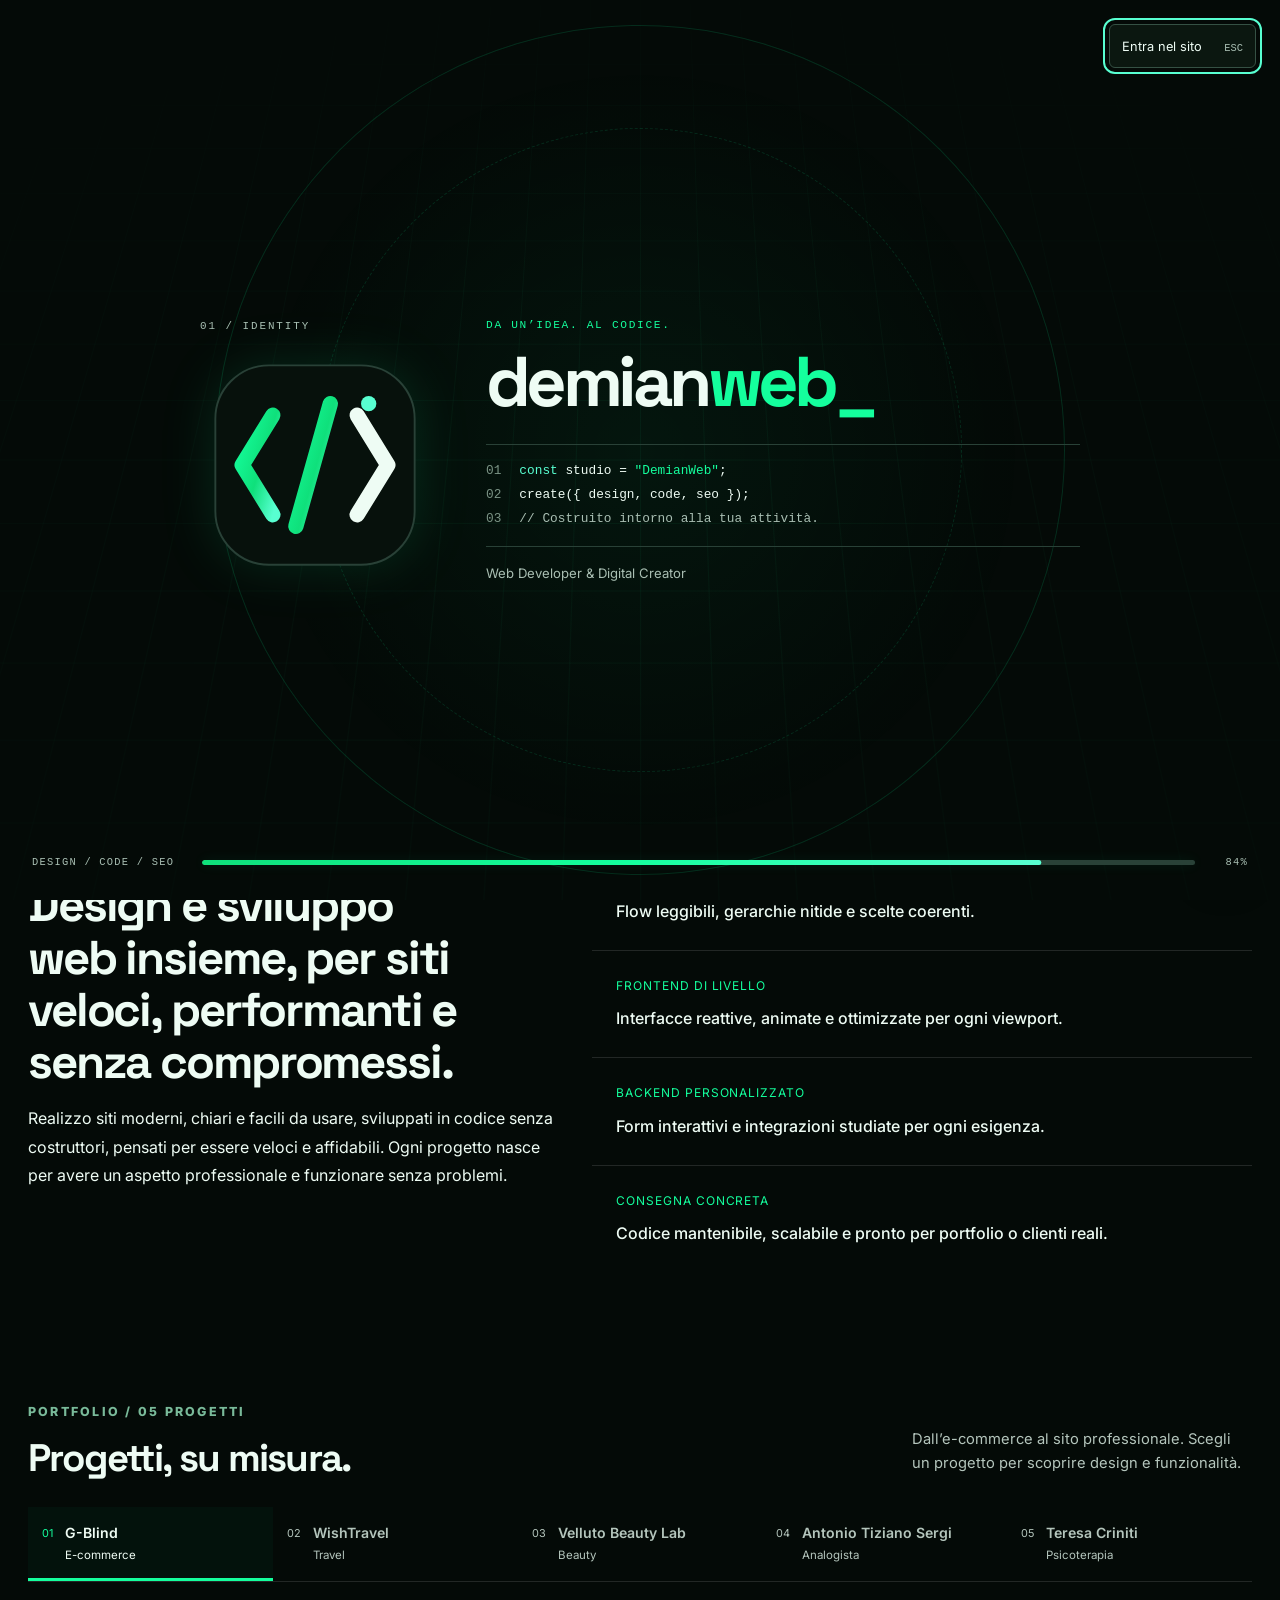
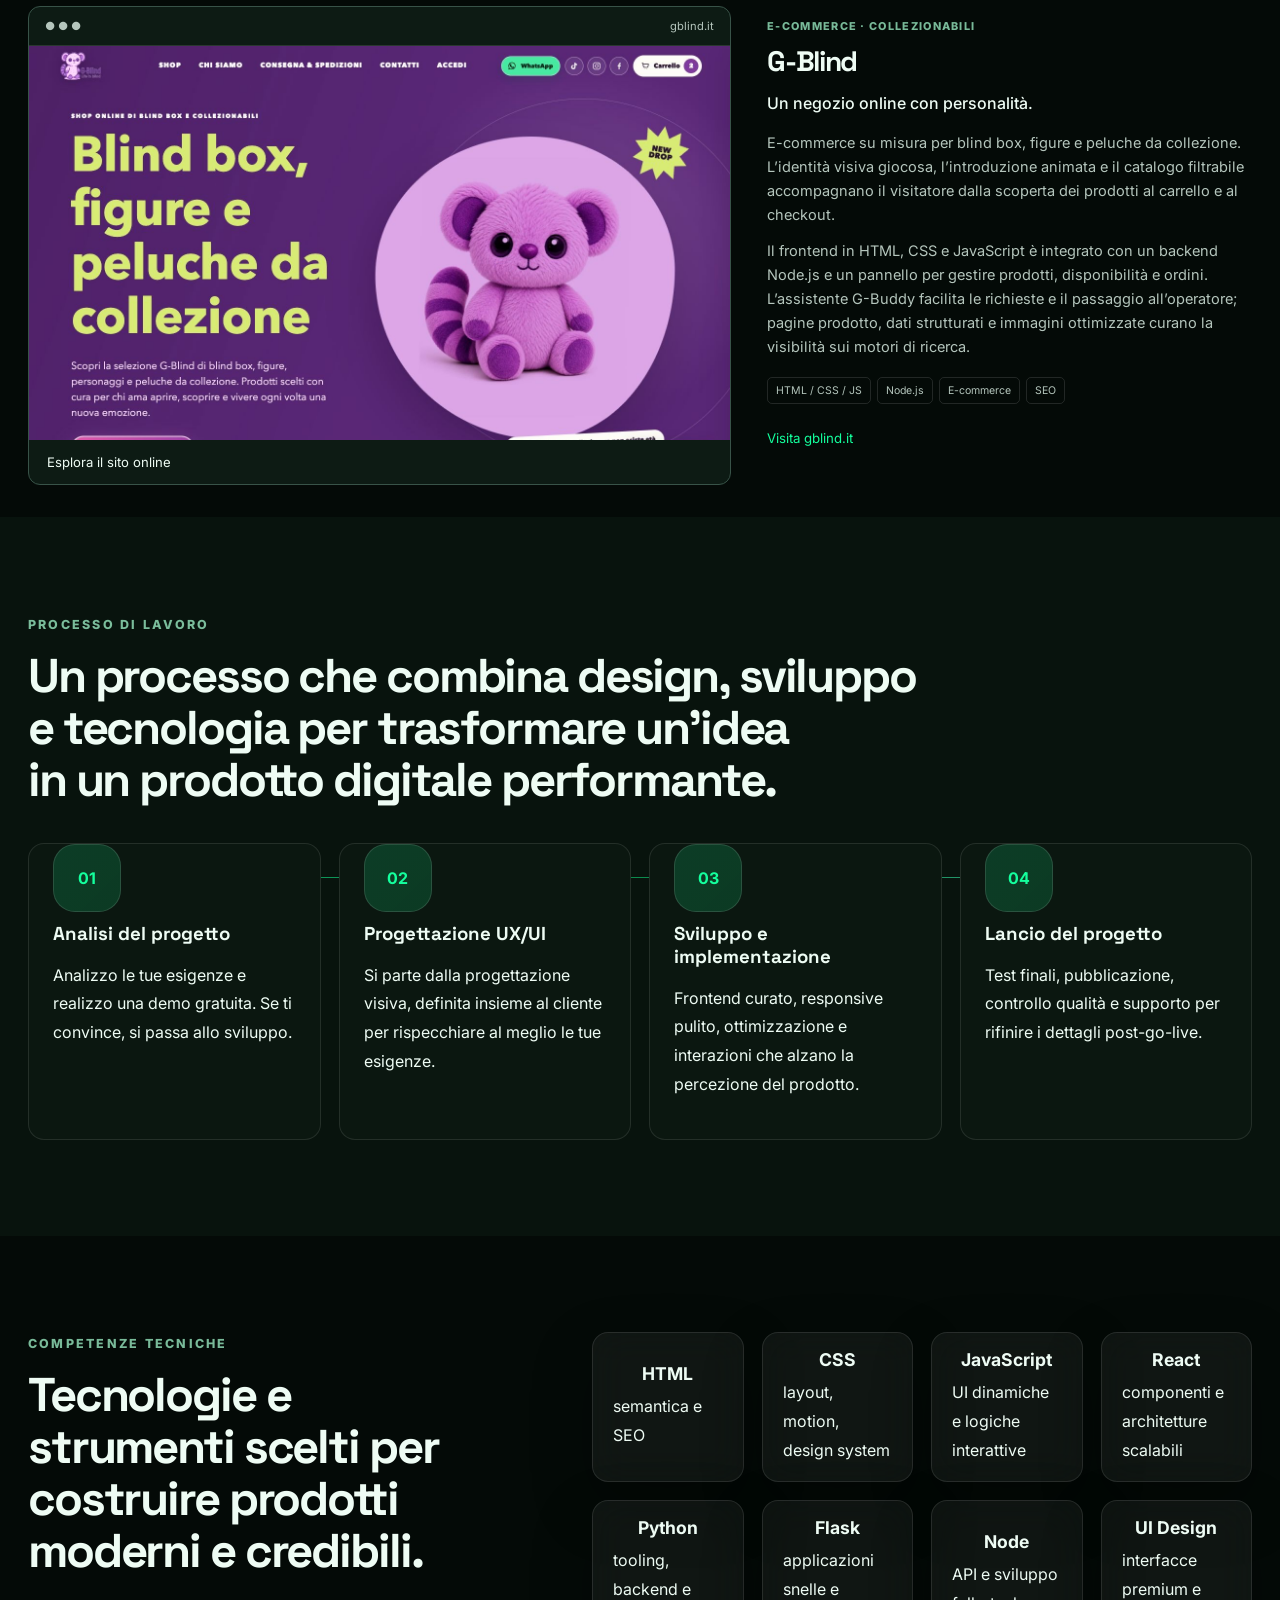
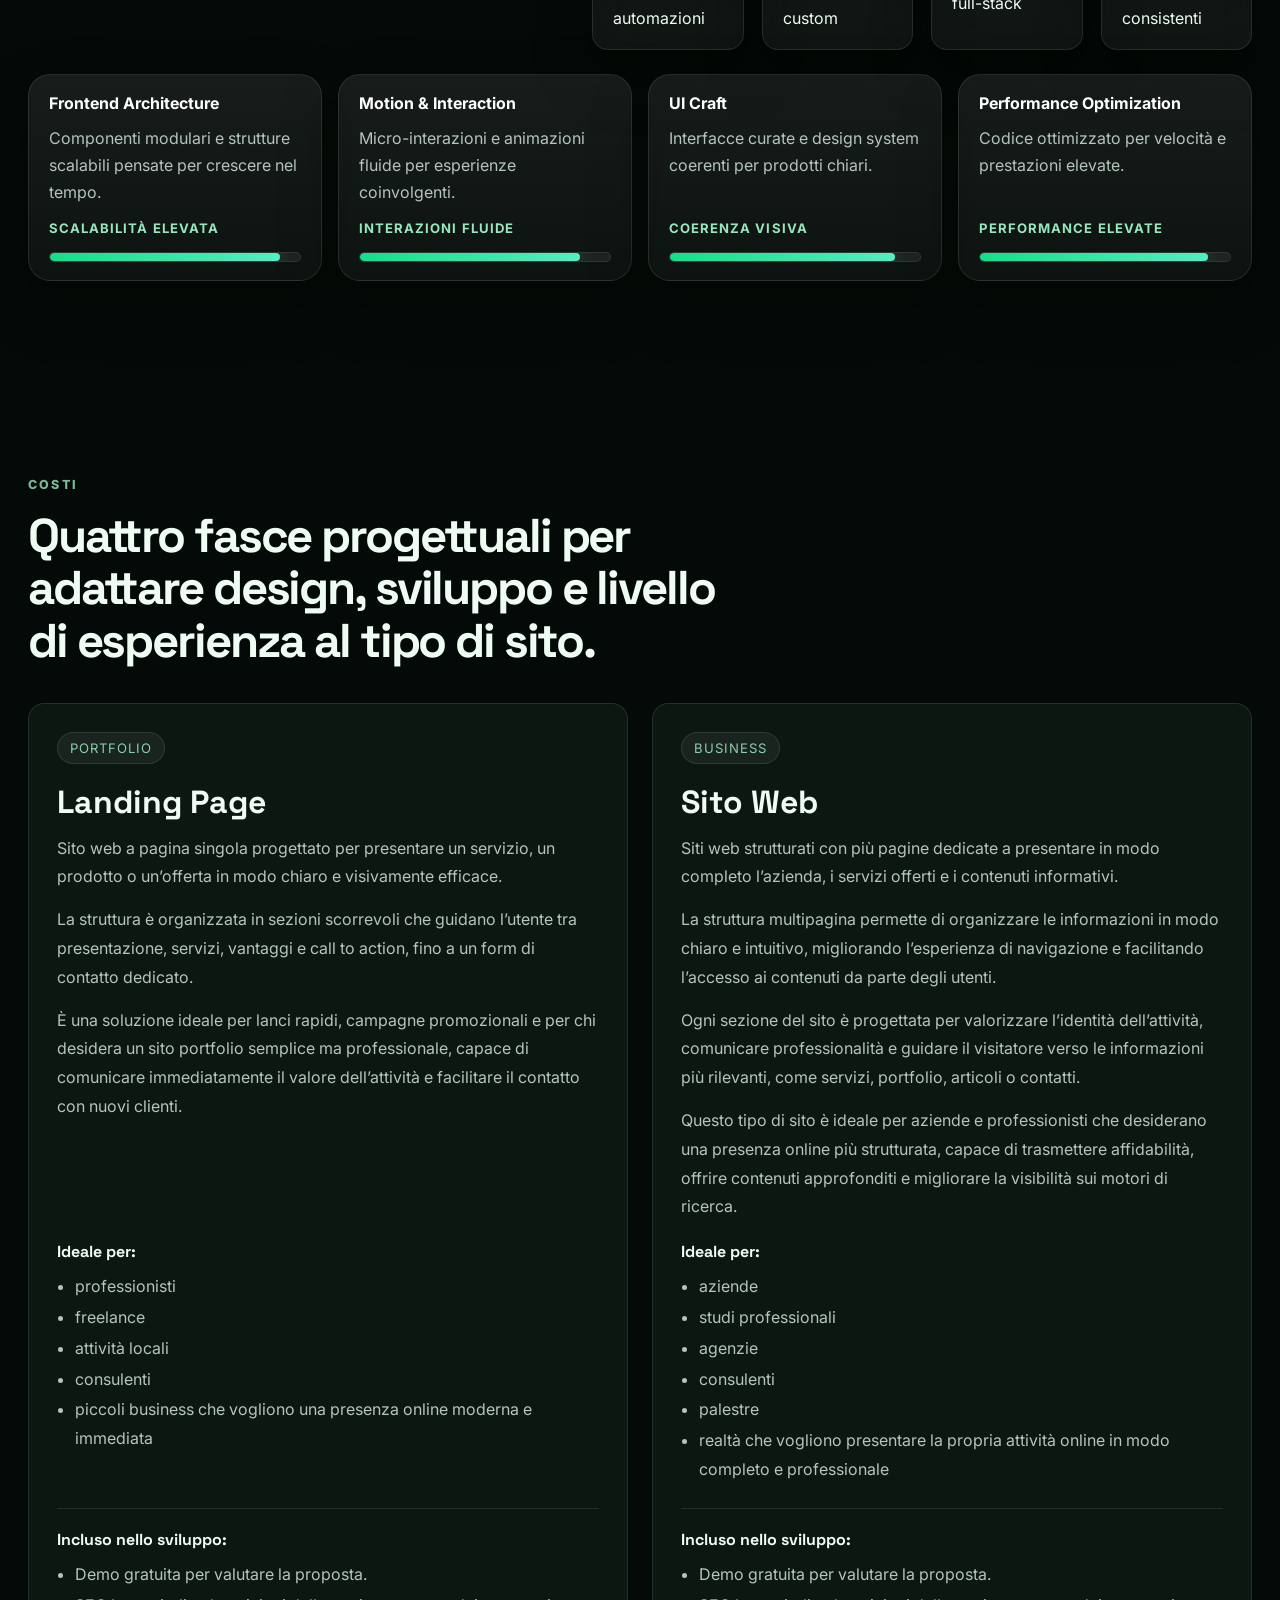
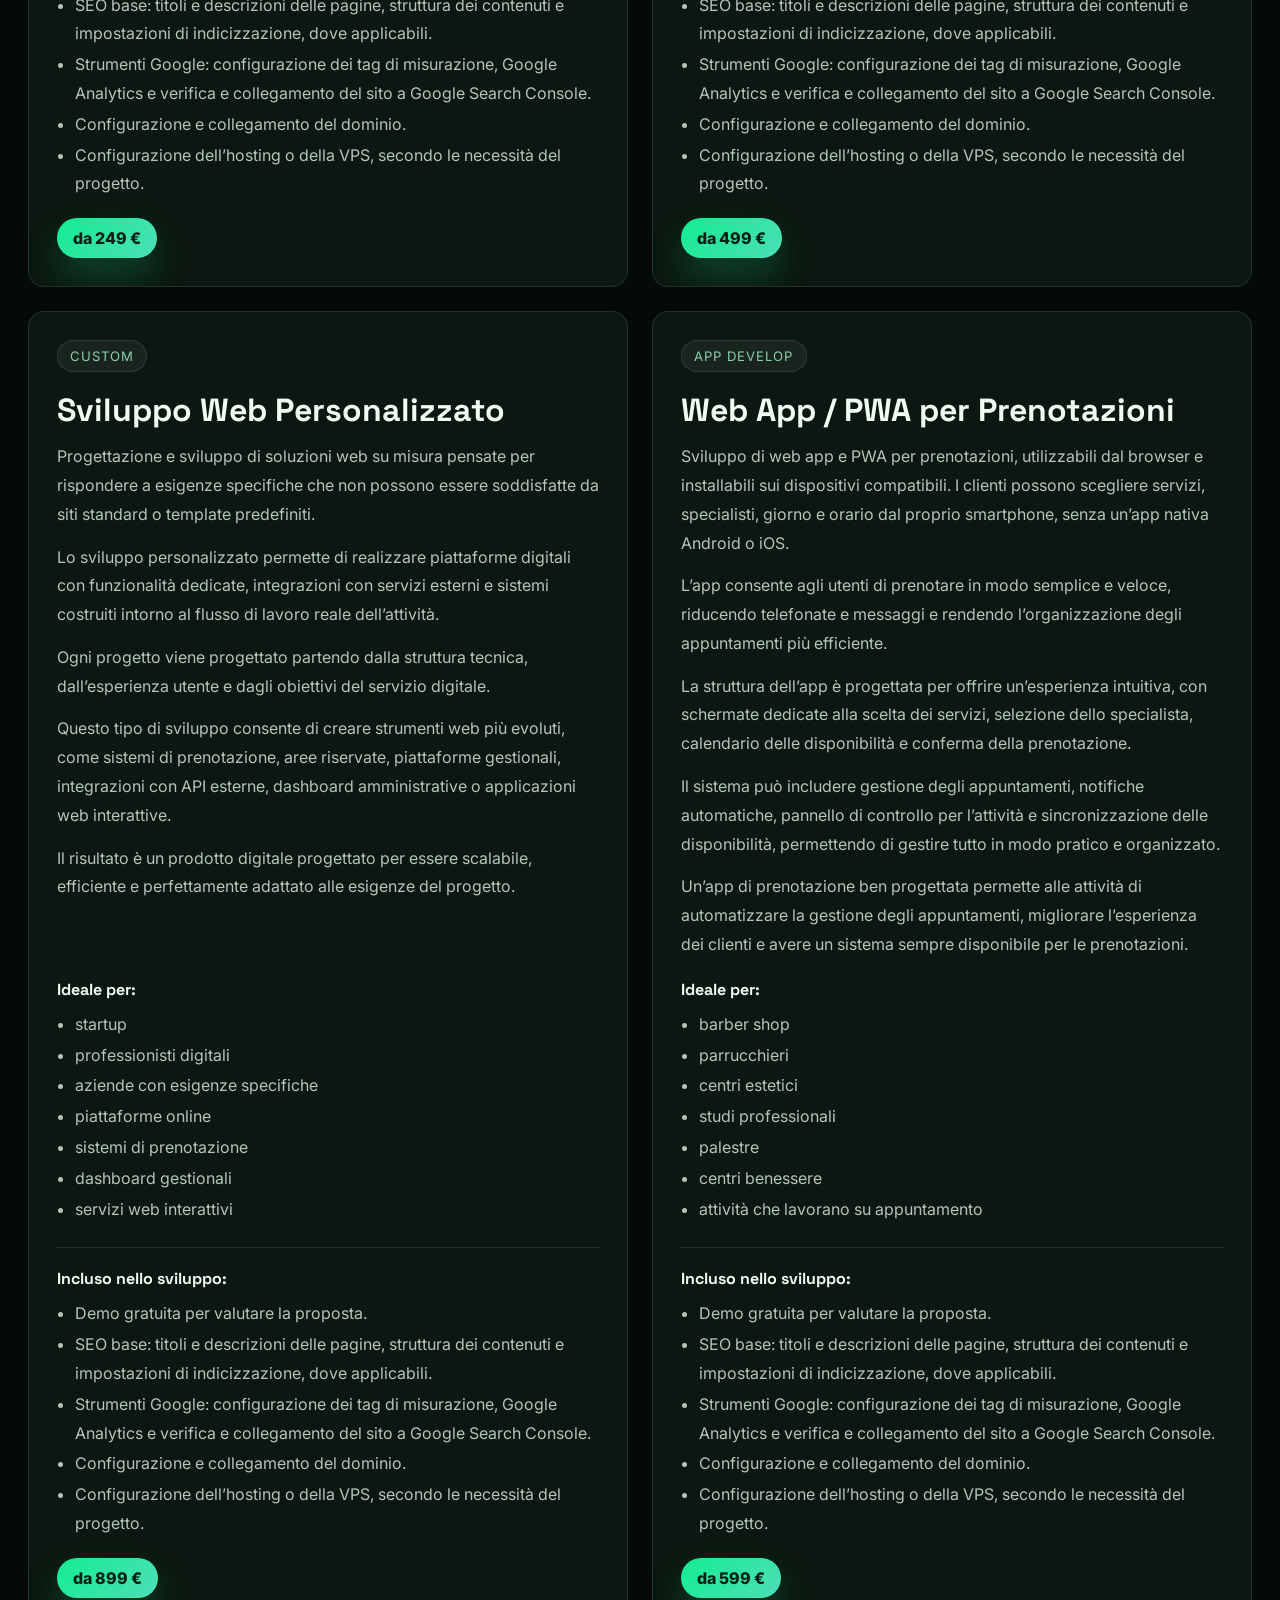
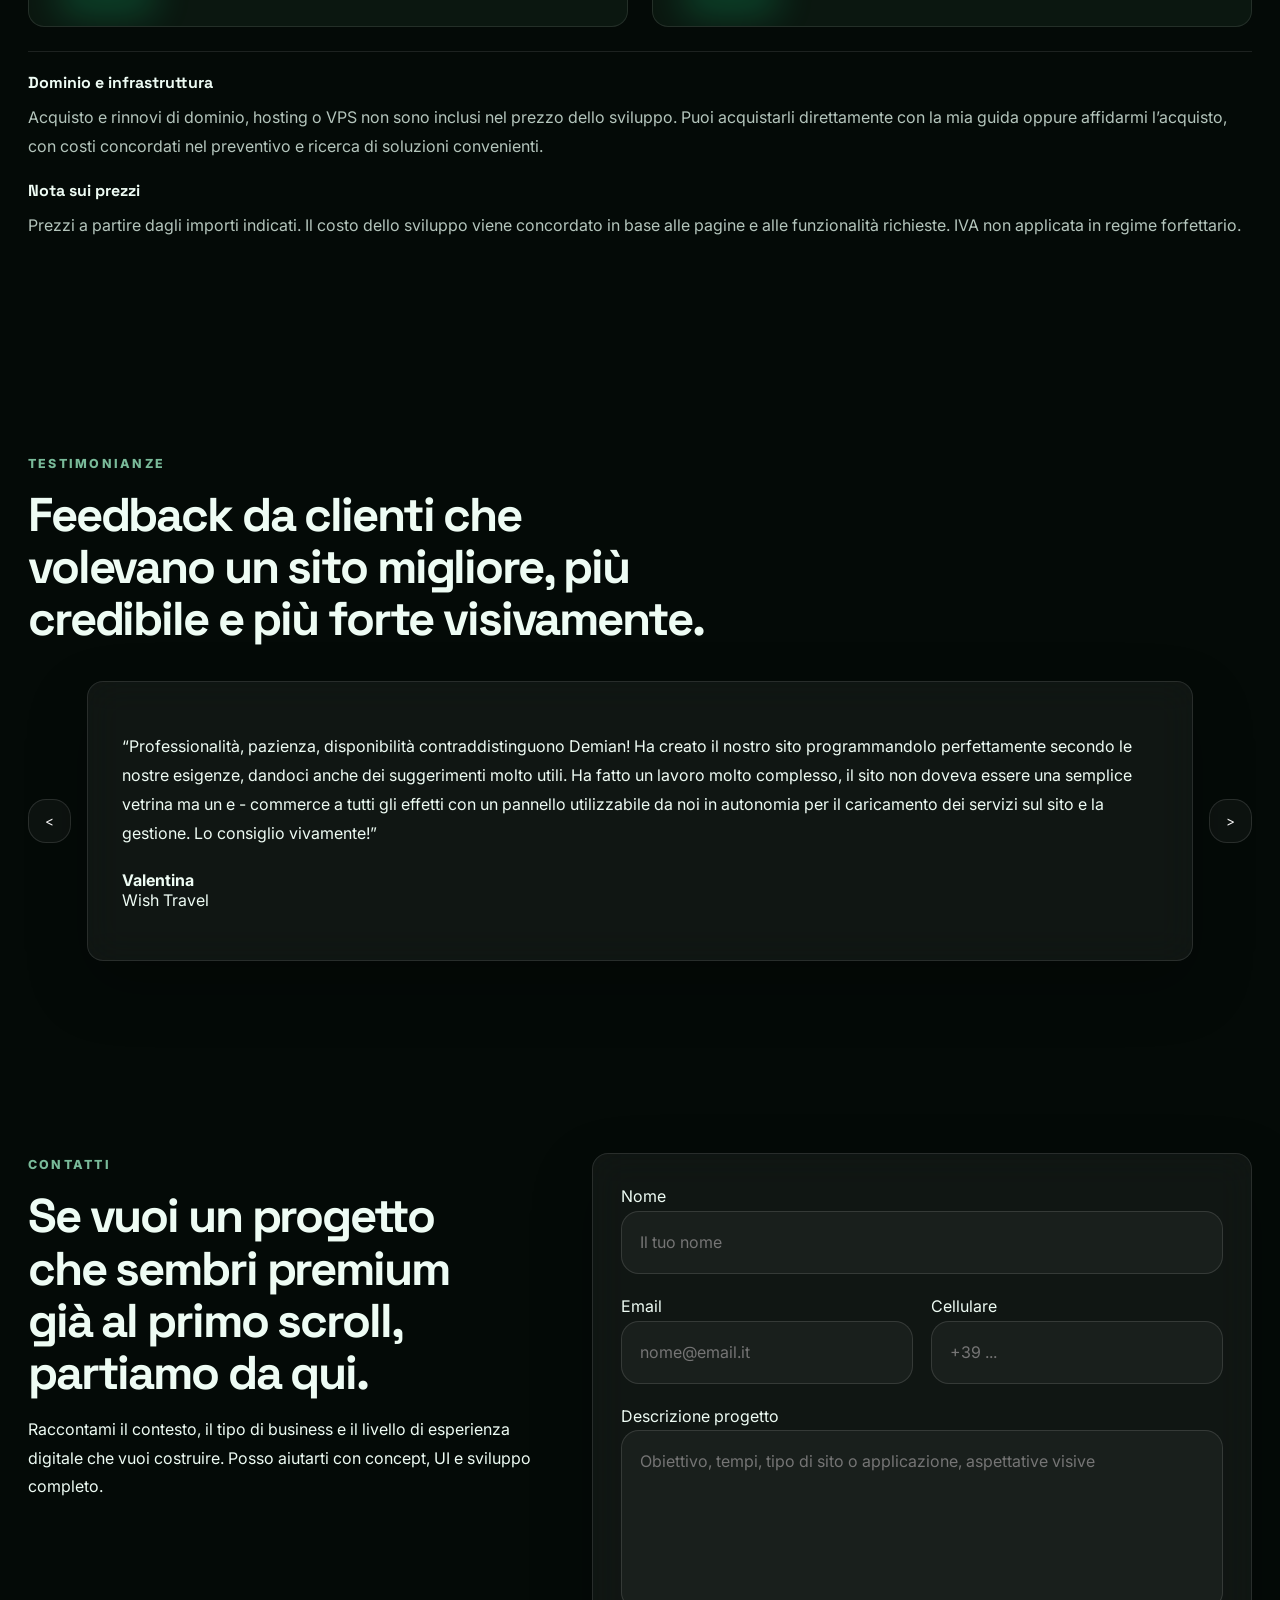
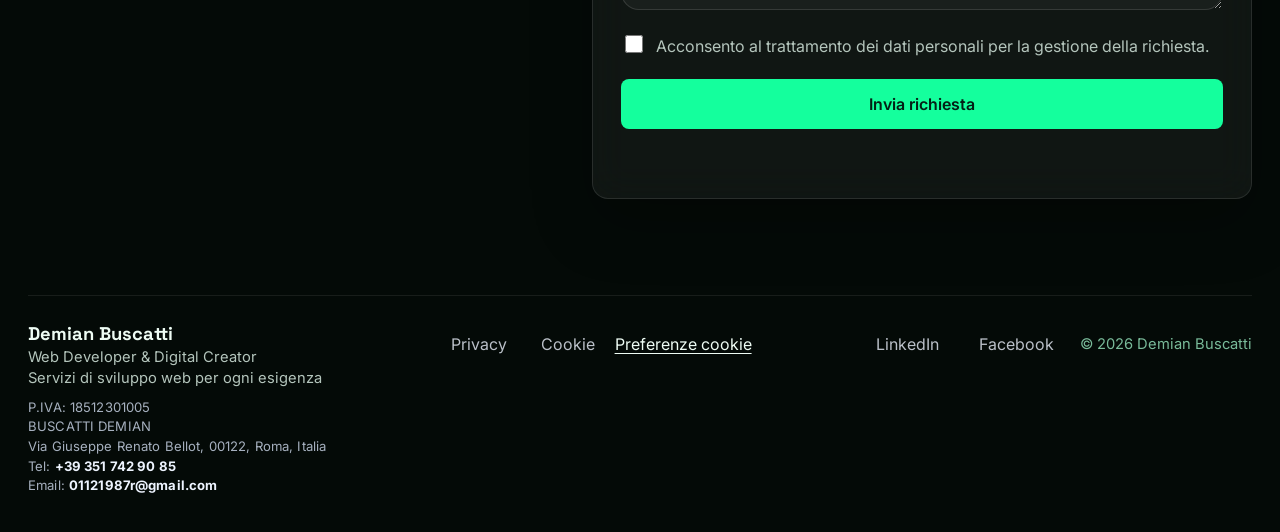
<file: index.html>
<!doctype html>
<html lang="it">
  <head>
    <meta charset="UTF-8" />
    <meta name="viewport" content="width=device-width, initial-scale=1.0" />
    <title>Creazione siti web su misura | DemianWeb</title>
    <script src="consent.js?v=20261011-14" defer></script>
    <link rel="icon" type="image/svg+xml" href="/favicon.svg" />
    <link rel="icon" type="image/x-icon" href="/favicon.ico" sizes="any" />
    <link rel="shortcut icon" href="/favicon.ico" />
    <link rel="icon" type="image/png" sizes="48x48" href="/favicon.png" />
    <link rel="icon" type="image/png" sizes="96x96" href="/favicon-96x96.png" />
    <link rel="icon" type="image/png" sizes="192x192" href="/favicon-192x192.png" />
    <link rel="icon" type="image/png" sizes="512x512" href="/favicon-512x512.png" />
    <link rel="apple-touch-icon" sizes="180x180" href="/apple-touch-icon.png" />
    <link rel="manifest" href="/site.webmanifest" />
    <meta name="theme-color" content="#040a07" />
    <meta
      name="description"
      content="Creo siti web su misura, e-commerce e applicazioni web per aziende e professionisti a Roma, Ostia e in tutta Italia. Richiedi una demo gratuita."
    />
    <meta name="robots" content="index, follow, max-image-preview:large, max-snippet:-1, max-video-preview:-1" />
    <meta name="author" content="Demian Buscatti" />
    <meta name="keywords" content="sviluppo siti web su misura, web developer roma, ecommerce su misura, sviluppo applicazioni web, freelance web developer, siti web Roma, siti web Ostia, creazione siti web, web designer Roma, pagine web Ostia, siti web economici Roma" />
    <link rel="canonical" href="https://demianweb.it/" />
    <link rel="alternate" hreflang="it" href="https://demianweb.it/" />
    <link rel="alternate" hreflang="en" href="https://demianweb.it/index-en.html" />
    <link rel="alternate" hreflang="x-default" href="https://demianweb.it/" />
    <meta property="og:type" content="website" />
    <meta property="og:locale" content="it_IT" />
    <meta property="og:site_name" content="Demian Buscatti - Web Developer" />
    <meta property="og:title" content="Creazione siti web su misura | DemianWeb" />
    <meta property="og:description" content="Creo siti web su misura, e-commerce e applicazioni web per aziende e professionisti a Roma, Ostia e in tutta Italia. Richiedi una demo gratuita." />
    <meta property="og:url" content="https://demianweb.it/" />
    <meta property="og:image" content="https://demianweb.it/images/logo-demian-buscatti.webp" />
    <meta name="twitter:card" content="summary_large_image" />
    <meta name="twitter:title" content="Creazione siti web su misura | DemianWeb" />
    <meta name="twitter:description" content="Creo siti web su misura, e-commerce e applicazioni web per aziende e professionisti a Roma, Ostia e in tutta Italia. Richiedi una demo gratuita." />
    <meta name="twitter:image" content="https://demianweb.it/images/logo-demian-buscatti.webp" />
    <script type="application/ld+json">
      {
        "@context": "https://schema.org",
        "@graph": [
          {
            "@type": "Person",
            "@id": "https://demianweb.it/#person",
            "name": "Demian Buscatti",
            "url": "https://demianweb.it/",
            "jobTitle": "Web Designer & Web Developer",
            "image": "https://demianweb.it/images/logo-demian-buscatti.webp",
            "email": "01121987r@gmail.com",
            "telephone": "+393517429085",
            "vatID": "IT18512301005",
            "address": {
              "@type": "PostalAddress",
              "streetAddress": "Via Giuseppe Renato Bellot",
              "postalCode": "00122",
              "addressLocality": "Roma",
              "addressCountry": "IT"
            },
            "sameAs": [
              "https://www.linkedin.com/in/demian-buscatti-9a42303ab",
              "https://www.facebook.com/profile.php?id=61574333067722"
            ]
          },
          {
            "@type": "WebSite",
            "@id": "https://demianweb.it/#website",
            "url": "https://demianweb.it/",
            "name": "DemianWeb",
            "alternateName": "Demian Web",
            "inLanguage": [
              "it",
              "en"
            ],
            "publisher": {
              "@id": "https://demianweb.it/#person"
            }
          },
          {
            "@type": "WebPage",
            "@id": "https://demianweb.it/#webpage",
            "url": "https://demianweb.it/",
            "name": "Creazione siti web su misura | DemianWeb",
            "description": "Creo siti web su misura, e-commerce e applicazioni web per aziende e professionisti a Roma, Ostia e in tutta Italia. Richiedi una demo gratuita.",
            "inLanguage": "it",
            "isPartOf": {
              "@id": "https://demianweb.it/#website"
            },
            "author": {
              "@id": "https://demianweb.it/#person"
            },
            "mainEntity": {
              "@id": "https://demianweb.it/#web-development"
            }
          },
          {
            "@type": "Service",
            "@id": "https://demianweb.it/#web-development",
            "name": "Creazione e sviluppo siti web su misura",
            "description": "Progettazione e sviluppo da remoto di siti web su misura, e-commerce e applicazioni web per aziende e professionisti in tutta Italia, anche a Roma e Ostia.",
            "serviceType": [
              "Creazione siti web su misura",
              "Sviluppo e-commerce",
              "Sviluppo applicazioni web"
            ],
            "url": "https://demianweb.it/",
            "provider": {
              "@id": "https://demianweb.it/#person"
            },
            "areaServed": [
              {
                "@type": "Country",
                "name": "Italia"
              },
              {
                "@type": "City",
                "name": "Roma"
              },
              {
                "@type": "Place",
                "name": "Ostia"
              }
            ]
          }
        ]
      }
    </script>
    <link rel="preconnect" href="https://fonts.googleapis.com" />
    <link rel="preconnect" href="https://fonts.gstatic.com" crossorigin />
    <link
      href="https://fonts.googleapis.com/css2?family=Inter:wght@400;500;600;700;800&family=Space+Grotesk:wght@500;700&display=swap"
      rel="stylesheet"
    />
    <link rel="stylesheet" href="styles.css?v=20261012-2" />
  </head>
  <body class="studio-page">
    <div class="site-intro" hidden role="dialog" aria-modal="true" aria-labelledby="intro-name">
      <div class="intro-grid" aria-hidden="true"></div>
      <div class="intro-orbit" aria-hidden="true"></div>
      <button class="intro-skip" type="button">Entra nel sito <span>ESC</span></button>
      <div class="intro-stage">
        <div class="intro-symbol" aria-hidden="true">
          <span class="intro-coordinate">01 / IDENTITY</span>
          <svg viewBox="0 0 120 120" class="intro-logo">
            <defs><linearGradient id="intro-glow" x1="0%" y1="0%" x2="100%" y2="100%"><stop offset="0%" stop-color="#14ff9d"/><stop offset="55%" stop-color="#0fe07b"/><stop offset="100%" stop-color="#58ffd1"/></linearGradient></defs>
            <rect class="intro-frame" x="8" y="8" width="104" height="104" rx="28" fill="#07110c" stroke="#294137"/>
            <path class="intro-bracket intro-left" pathLength="1" d="M38 34 22 60l16 26" fill="none" stroke="url(#intro-glow)" stroke-linecap="round" stroke-linejoin="round" stroke-width="8"/>
            <path class="intro-bracket intro-right" pathLength="1" d="M82 34 98 60 82 86" fill="none" stroke="#eefcf4" stroke-linecap="round" stroke-linejoin="round" stroke-width="8"/>
            <path class="intro-slash" pathLength="1" d="M68 28 50 92" fill="none" stroke="url(#intro-glow)" stroke-linecap="round" stroke-width="8"/>
            <circle class="intro-dot" cx="88" cy="28" r="4" fill="#58ffd1"/>
          </svg>
        </div>
        <div class="intro-content">
          <p class="intro-kicker">DA UN’IDEA. AL CODICE.</p>
          <h2 id="intro-name">demian<span>web</span><span class="intro-cursor" aria-hidden="true">_</span></h2>
          <div class="intro-editor" aria-hidden="true">
            <div><span class="intro-line-number">01</span><span><b>const</b> studio = <i>"DemianWeb"</i>;</span></div>
            <div><span class="intro-line-number">02</span><span>create({ design, code, seo });</span></div>
            <div><span class="intro-line-number">03</span><span class="intro-comment">// Costruito intorno alla tua attività.</span></div>
          </div>
          <p class="intro-caption">Web Developer &amp; Digital Creator</p>
        </div>
      </div>
      <div class="intro-footer" aria-hidden="true"><span>DESIGN / CODE / SEO</span><div class="intro-track"><span></span></div><span class="intro-progress">0%</span></div>
    </div>
    <div class="page-noise"></div>
    <div class="ambient ambient-a"></div>
    <div class="ambient ambient-b"></div>
    <div class="ambient ambient-c"></div>

    <header class="site-header">
      <div class="header-shell">
        <a class="brand" href="#top" aria-label="Demian Buscatti home">
          <span class="brand-mark">
            <img src="logo-demian-buscatti.svg" alt="Logo DemianWeb" />
          </span>
          <span class="brand-copy">
            <strong>Demian Buscatti</strong>
            <span>Web Developer & Digital Creator</span>
          </span>
        </a>

        <nav class="desktop-nav" aria-label="Navigazione principale">
          <a href="#portfolio">Portfolio</a>
          <a href="#process">Processo</a>
          <a href="#skills">Competenze</a>
          <a href="#pricing">Costi</a>
          <a href="#contact">Contatti</a>
        </nav>

        <div class="header-actions">
          <div class="lang-switch" aria-label="Selezione lingua">
            <a class="is-active" href="/" lang="it">ITA</a>
            <a href="index-en.html" lang="en">ENG</a>
          </div>
          <button class="btn btn-primary" type="button" data-open-contact-modal="true">Parliamo del progetto</button>
          <button class="menu-toggle" type="button" aria-expanded="false" aria-controls="mobileNav" aria-label="Apri menù">
            <span></span><span></span><span></span>
          </button>
        </div>
      </div>

      <nav class="mobile-nav" id="mobileNav" aria-label="Menù mobile">
        <a href="#portfolio">Portfolio</a>
        <a href="#process">Processo</a>
        <a href="#skills">Competenze</a>
        <a href="#pricing">Costi</a>
        <a href="#contact">Contatti</a>
        <button class="btn btn-primary mobile-cta" type="button" data-open-contact-modal="true">Parliamo del progetto</button>
      </nav>
    </header>

    <main>
      <section class="hero-section" id="top">
        <div class="hero-grid-lines" aria-hidden="true"></div>
        <div class="section-shell hero-shell">
          <div class="hero-copy reveal">
            <span class="eyebrow">DemianWeb / Design e sviluppo indipendente</span>
            <h1>La tua attività.<br>Il tuo sito.<br><em>100% su misura.</em></h1>
            <div class="hero-bottom">
              <p>Progetto e sviluppo siti web su misura, e-commerce e applicazioni web per aziende e professionisti in tutta Italia, anche a Roma e Ostia. Creo soluzioni in codice con design personalizzato, navigazione intuitiva e attenzione alla SEO, pensate per valorizzare la tua attività e facilitare il contatto con nuovi clienti.</p>
              <div class="hero-actions">
                <a class="btn btn-primary" href="#portfolio">Esplora il portfolio</a>
                <button class="btn btn-outline" type="button" data-open-contact-modal="true">Richiedi una demo</button>
              </div>
            </div>
          </div>
          <div class="hero-signature reveal delay-1">
            <div class="signature-mark" aria-hidden="true"><span>&lt;</span><i>/</i><span>&gt;</span></div>
            <div class="signature-caption"><span>DESIGN / CODE / SEO</span><p>Un unico referente.<br>Dall’idea alla messa online.</p></div>
          </div>
        </div>
      </section>

      <section class="section section-intro">
        <div class="section-shell intro-layout">
          <div class="intro-copy reveal">
            <span class="eyebrow">Approccio</span>
            <h2>Design e sviluppo web insieme, per siti veloci, performanti e senza compromessi.</h2>
            <p>
              Realizzo siti moderni, chiari e facili da usare, sviluppati in codice senza costruttori, pensati per essere veloci e affidabili. Ogni progetto nasce per avere un aspetto professionale e funzionare senza problemi.
            </p>
          </div>
          <div class="intro-panels reveal delay-1">
            <article class="glass-panel">
              <span>UX rigorosa</span>
              <strong>Flow leggibili, gerarchie nitide e scelte coerenti.</strong>
            </article>
            <article class="glass-panel">
              <span>Frontend di livello</span>
              <strong>Interfacce reattive, animate e ottimizzate per ogni viewport.</strong>
            </article>
            <article class="glass-panel">
              <span>Backend personalizzato</span>
              <strong>Form interattivi e integrazioni studiate per ogni esigenza.</strong>
            </article>
            <article class="glass-panel">
              <span>Consegna concreta</span>
              <strong>Codice mantenibile, scalabile e pronto per portfolio o clienti reali.</strong>
            </article>
          </div>
        </div>
      </section>

      <section class="section portfolio-section" id="portfolio">
        <div class="section-shell">
          <div class="portfolio-heading reveal">
            <div><span class="eyebrow">Portfolio / 05 progetti</span><h2>Progetti, su misura.</h2></div>
            <p>Dall’e-commerce al sito professionale. Scegli un progetto per scoprire design e funzionalità.</p>
          </div>
          <div class="project-gallery" data-project-gallery>
            <div class="project-tabs" aria-label="Scegli un progetto" hidden>
              <button class="project-tab" type="button" id="project-tab-gblind" data-project-target="project-gblind"><span class="project-tab-number">01</span><span><strong>G-Blind</strong><small>E-commerce</small></span></button>
              <button class="project-tab" type="button" id="project-tab-wishtravel" data-project-target="project-wishtravel"><span class="project-tab-number">02</span><span><strong>WishTravel</strong><small>Travel</small></span></button>
              <button class="project-tab" type="button" id="project-tab-velluto" data-project-target="project-velluto"><span class="project-tab-number">03</span><span><strong>Velluto Beauty Lab</strong><small>Beauty</small></span></button>
              <button class="project-tab" type="button" id="project-tab-sergi" data-project-target="project-sergi"><span class="project-tab-number">04</span><span><strong>Antonio Tiziano Sergi</strong><small>Analogista</small></span></button>
              <button class="project-tab" type="button" id="project-tab-teresa" data-project-target="project-teresa"><span class="project-tab-number">05</span><span><strong>Teresa Criniti</strong><small>Psicoterapia</small></span></button>
            </div>
            <article class="project-study" id="project-gblind" aria-labelledby="project-title-gblind">
              <a class="study-preview" href="https://www.gblind.it/" target="_blank" rel="noopener noreferrer" aria-label="Visita G-Blind (nuova scheda)">
                <div class="study-browser" aria-hidden="true"><span>● ● ●</span><span>gblind.it</span></div>
                <img src="images/portfolio-gblind.jpg" alt="Homepage reale di G-Blind" loading="lazy" />
                <span class="study-open">Esplora il sito online</span>
              </a>
              <div class="study-copy">
                <span class="eyebrow">E-commerce · Collezionabili</span>
                <h3 id="project-title-gblind">G-Blind</h3>
                <h4>Un negozio online con personalità.</h4>
                <p>E-commerce su misura per blind box, figure e peluche da collezione. L’identità visiva giocosa, l’introduzione animata e il catalogo filtrabile accompagnano il visitatore dalla scoperta dei prodotti al carrello e al checkout.</p>
                <p>Il frontend in HTML, CSS e JavaScript è integrato con un backend Node.js e un pannello per gestire prodotti, disponibilità e ordini. L’assistente G-Buddy facilita le richieste e il passaggio all’operatore; pagine prodotto, dati strutturati e immagini ottimizzate curano la visibilità sui motori di ricerca.</p>
                <ul class="study-tags" aria-label="Tecnologie e caratteristiche"><li>HTML / CSS / JS</li><li>Node.js</li><li>E-commerce</li><li>SEO</li></ul>
                <a class="study-link" href="https://www.gblind.it/" target="_blank" rel="noopener noreferrer">Visita gblind.it</a>
              </div>
            </article>
            <article class="project-study" id="project-wishtravel" aria-labelledby="project-title-wishtravel">
              <a class="study-preview" href="https://www.wishtravel.it/" target="_blank" rel="noopener noreferrer" aria-label="Visita WishTravel (nuova scheda)">
                <div class="study-browser" aria-hidden="true"><span>● ● ●</span><span>wishtravel.it</span></div>
                <img src="images/portfolio-wishtravel.jpg" alt="Homepage reale di WishTravel" loading="lazy" />
                <span class="study-open">Esplora il sito online</span>
              </a>
              <div class="study-copy">
                <span class="eyebrow">Travel · Piattaforma su misura</span>
                <h3 id="project-title-wishtravel">WishTravel</h3>
                <h4>Viaggi e contenuti, gestiti in autonomia.</h4>
                <p>Sito per agenzia di viaggi sviluppato intorno alle esigenze del cliente: una presentazione coinvolgente delle proposte e percorsi chiari per passare dall’ispirazione alla richiesta di informazioni.</p>
                <p>Frontend in HTML, CSS e JavaScript e backend Node.js con pannello gestionale dedicato, per aggiornare i contenuti in autonomia. Il progetto integra API esterne e ricezione dei pagamenti; le sezioni senza contenuti vengono nascoste automaticamente. Layout responsive e struttura SEO completano un sito pensato per restare ordinato e facile da gestire.</p>
                <ul class="study-tags" aria-label="Tecnologie e caratteristiche"><li>HTML / CSS / JS</li><li>Node.js</li><li>API</li><li>SEO</li></ul>
                <a class="study-link" href="https://www.wishtravel.it/" target="_blank" rel="noopener noreferrer">Visita wishtravel.it</a>
              </div>
            </article>
            <article class="project-study" id="project-velluto" aria-labelledby="project-title-velluto">
              <a class="study-preview" href="https://www.vellutobeautylab.it/" target="_blank" rel="noopener noreferrer" aria-label="Visita Velluto Beauty Lab (nuova scheda)">
                <div class="study-browser" aria-hidden="true"><span>● ● ●</span><span>vellutobeautylab.it</span></div>
                <img src="images/portfolio-vellutobeautylab.jpg" alt="Homepage reale di Velluto Beauty Lab" loading="lazy" />
                <span class="study-open">Esplora il sito online</span>
              </a>
              <div class="study-copy">
                <span class="eyebrow">Beauty · Sito multipagina</span>
                <h3 id="project-title-velluto">Velluto Beauty Lab</h3>
                <h4>Un’esperienza digitale curata come il brand.</h4>
                <p>Sito multipagina per un beauty lab, con un’identità elegante e percorsi dedicati a trattamenti, servizi e presentazione dell’attività. La navigazione organizza le informazioni per aiutare il visitatore a trovare il servizio più adatto.</p>
                <p>Sviluppato in HTML, CSS e JavaScript, include interazioni, form di contatto e inviti all’azione che facilitano la richiesta di informazioni. Contenuti e gerarchie sono curati per la SEO; il layout responsive mantiene immagini, testi e moduli leggibili e utilizzabili su desktop e smartphone.</p>
                <ul class="study-tags" aria-label="Tecnologie e caratteristiche"><li>HTML / CSS / JS</li><li>UI Design</li><li>Responsive</li><li>SEO</li></ul>
                <a class="study-link" href="https://www.vellutobeautylab.it/" target="_blank" rel="noopener noreferrer">Visita vellutobeautylab.it</a>
              </div>
            </article>
            <article class="project-study" id="project-sergi" aria-labelledby="project-title-sergi">
              <a class="study-preview" href="https://www.antoniotizianosergi.it/" target="_blank" rel="noopener noreferrer" aria-label="Visita Antonio Tiziano Sergi (nuova scheda)">
                <div class="study-browser" aria-hidden="true"><span>● ● ●</span><span>antoniotizianosergi.it</span></div>
                <img src="images/portfolio-antoniotizianosergi.jpg" alt="Homepage reale di Antonio Tiziano Sergi" loading="lazy" />
                <span class="study-open">Esplora il sito online</span>
              </a>
              <div class="study-copy">
                <span class="eyebrow">Analogista · Sito professionale</span>
                <h3 id="project-title-sergi">Antonio Tiziano Sergi</h3>
                <h4>Metodo e professionalità, in primo piano.</h4>
                <p>Portfolio professionale per uno specialista analogista: il sito presenta la persona, il metodo e gli ambiti di intervento attraverso una struttura chiara, progettata per comunicare autorevolezza e accompagnare verso la richiesta di consulenza.</p>
                <p>Realizzato in HTML, CSS e JavaScript, combina un’interfaccia responsive, immagini personali e contenuti organizzati per una lettura semplice. Titoli, metadati e gerarchia delle informazioni sono curati per la SEO on-page; i collegamenti ai contatti rendono immediato il passaggio dalla visita al dialogo con il professionista.</p>
                <ul class="study-tags" aria-label="Tecnologie e caratteristiche"><li>HTML / CSS / JS</li><li>Portfolio</li><li>Responsive</li><li>SEO</li></ul>
                <a class="study-link" href="https://www.antoniotizianosergi.it/" target="_blank" rel="noopener noreferrer">Visita antoniotizianosergi.it</a>
              </div>
            </article>
            <article class="project-study" id="project-teresa" aria-labelledby="project-title-teresa">
              <a class="study-preview" href="https://www.teresacrinitipsicologa.it/" target="_blank" rel="noopener noreferrer" aria-label="Visita Teresa Criniti (nuova scheda)">
                <div class="study-browser" aria-hidden="true"><span>● ● ●</span><span>teresacrinitipsicologa.it</span></div>
                <img src="images/portfolio-teresa-criniti.jpg" alt="Homepage reale di Teresa Criniti" loading="lazy" />
                <span class="study-open">Esplora il sito online</span>
              </a>
              <div class="study-copy">
                <span class="eyebrow">Psicoterapia · Sito professionale</span>
                <h3 id="project-title-teresa">Teresa Criniti</h3>
                <h4>Una presenza online che accoglie e orienta.</h4>
                <p>Sito per una psicologa e psicoterapeuta ad Asti e online, con un linguaggio visivo rassicurante, fotografie della professionista e sezioni dedicate ad approccio, percorsi e studio. Gli approfondimenti interattivi permettono di esplorare le aree di intervento senza appesantire la navigazione.</p>
                <p>Frontend in HTML, CSS e JavaScript, con moduli di richiesta colloquio gestiti in PHP, scelta del canale di contatto e gestione dei consensi. SEO locale, dati strutturati, immagini responsive e contenuti ben organizzati aiutano a presentare l’attività e a rendere semplice il primo contatto da qualsiasi dispositivo.</p>
                <ul class="study-tags" aria-label="Tecnologie e caratteristiche"><li>HTML / CSS / JS</li><li>PHP</li><li>UI Design</li><li>SEO</li></ul>
                <a class="study-link" href="https://www.teresacrinitipsicologa.it/" target="_blank" rel="noopener noreferrer">Visita teresacrinitipsicologa.it</a>
              </div>
            </article>
          </div>
        </div>
      </section>

      <section class="section process-section" id="process">
        <div class="section-shell">
          <div class="section-heading reveal">
            <span class="eyebrow">Processo di lavoro</span>
            <h2>Un processo che combina design, sviluppo e tecnologia per trasformare un’idea in un prodotto digitale performante.</h2>
          </div>

          <div class="timeline">
            <article class="timeline-step reveal">
              <span>01</span>
              <div>
                <h3>Analisi del progetto</h3>
                <p>Analizzo le tue esigenze e realizzo una demo gratuita. Se ti convince, si passa allo sviluppo.</p>
              </div>
            </article>
            <article class="timeline-step reveal delay-1">
              <span>02</span>
              <div>
                <h3>Progettazione UX/UI</h3>
                <p>Si parte dalla progettazione visiva, definita insieme al cliente per rispecchiare al meglio le tue esigenze.</p>
              </div>
            </article>
            <article class="timeline-step reveal delay-2">
              <span>03</span>
              <div>
                <h3>Sviluppo e implementazione</h3>
                <p>Frontend curato, responsive pulito, ottimizzazione e interazioni che alzano la percezione del prodotto.</p>
              </div>
            </article>
            <article class="timeline-step reveal delay-3">
              <span>04</span>
              <div>
                <h3>Lancio del progetto</h3>
                <p>Test finali, pubblicazione, controllo qualità e supporto per rifinire i dettagli post-go-live.</p>
              </div>
            </article>
          </div>
        </div>
      </section>

      <section class="section skills-section" id="skills">
        <div class="section-shell skills-layout">
          <div class="section-heading reveal">
            <span class="eyebrow">Competenze tecniche</span>
            <h2>Tecnologie e strumenti scelti per costruire prodotti moderni e credibili.</h2>
          </div>

          <div class="skills-grid reveal delay-1">
            <article class="skill-chip skill-flip-card">
              <div class="skill-flip-inner">
                <div class="skill-face skill-front">
                  <strong>HTML</strong>
                  <span> semantica e SEO</span>
                </div>
                <div class="skill-face skill-back">
                  <p>Codice <strong>HTML</strong> semantico per siti più chiari e indicizzati</p>
                </div>
              </div>
            </article>
            <article class="skill-chip skill-flip-card">
              <div class="skill-flip-inner">
                <div class="skill-face skill-front">
                  <strong>CSS</strong>
                  <span> layout, motion, design system</span>
                </div>
                <div class="skill-face skill-back">
                  <p>Layout <strong>CSS</strong> moderni, animazioni fluide e stile coerente</p>
                </div>
              </div>
            </article>
            <article class="skill-chip skill-flip-card">
              <div class="skill-flip-inner">
                <div class="skill-face skill-front">
                  <strong>JavaScript</strong>
                  <span> UI dinamiche e logiche interattive</span>
                </div>
                <div class="skill-face skill-back">
                  <p><strong>UI</strong> dinamiche e comportamenti interattivi gestiti con JavaScript</p>
                </div>
              </div>
            </article>
            <article class="skill-chip skill-flip-card">
              <div class="skill-flip-inner">
                <div class="skill-face skill-front">
                  <strong>React</strong>
                  <span> componenti e architetture scalabili</span>
                </div>
                <div class="skill-face skill-back">
                  <p>Componenti <strong>REACT</strong> modulari progettati per architetture scalabili moderne</p>
                </div>
              </div>
            </article>
            <article class="skill-chip skill-flip-card">
              <div class="skill-flip-inner">
                <div class="skill-face skill-front">
                  <strong>Python</strong>
                  <span> tooling, backend e automazioni</span>
                </div>
                <div class="skill-face skill-back">
                  <p>Backend e automazioni sviluppate con ecosistema <strong>PYTHON</strong></p>
                </div>
              </div>
            </article>
            <article class="skill-chip skill-flip-card">
              <div class="skill-flip-inner">
                <div class="skill-face skill-front">
                  <strong>Flask</strong>
                  <span> applicazioni snelle e custom</span>
                </div>
                <div class="skill-face skill-back">
                  <p>Applicazioni <strong>FLASK</strong> modulari per progetti web flessibili e custom</p>
                </div>
              </div>
            </article>
            <article class="skill-chip skill-flip-card">
              <div class="skill-flip-inner">
                <div class="skill-face skill-front">
                  <strong>Node</strong>
                  <span> API e sviluppo full-stack</span>
                </div>
                <div class="skill-face skill-back">
                  <p>Integrazioni <strong>API</strong> Node per applicazioni web complete full-stack</p>
                </div>
              </div>
            </article>
            <article class="skill-chip skill-flip-card">
              <div class="skill-flip-inner">
                <div class="skill-face skill-front">
                  <strong>UI Design</strong>
                  <span> interfacce premium e consistenti</span>
                </div>
                <div class="skill-face skill-back">
                  <p>Design di <strong>UI</strong> eleganti pensate per chiarezza e armonia visiva</p>
                </div>
              </div>
            </article>
          </div>

          <div class="skill-pills reveal delay-2">
            <article class="skill-pill quality-metric" data-fill="92">
              <h3>Frontend Architecture</h3>
              <p>Componenti modulari e strutture scalabili pensate per crescere nel tempo.</p>
              <strong>Scalabilità elevata</strong>
              <div class="quality-meter" aria-hidden="true">
                <span class="quality-meter-fill"></span>
              </div>
            </article>
            <article class="skill-pill quality-metric" data-fill="88">
              <h3>Motion & Interaction</h3>
              <p>Micro-interazioni e animazioni fluide per esperienze coinvolgenti.</p>
              <strong>Interazioni fluide</strong>
              <div class="quality-meter" aria-hidden="true">
                <span class="quality-meter-fill"></span>
              </div>
            </article>
            <article class="skill-pill quality-metric" data-fill="90">
              <h3>UI Craft</h3>
              <p>Interfacce curate e design system coerenti per prodotti chiari.</p>
              <strong>Coerenza visiva</strong>
              <div class="quality-meter" aria-hidden="true">
                <span class="quality-meter-fill"></span>
              </div>
            </article>
            <article class="skill-pill quality-metric" data-fill="91">
              <h3>Performance Optimization</h3>
              <p>Codice ottimizzato per velocità e prestazioni elevate.</p>
              <strong>Performance elevate</strong>
              <div class="quality-meter" aria-hidden="true">
                <span class="quality-meter-fill"></span>
              </div>
            </article>
          </div>
        </div>
      </section>

      <section class="section pricing-section" id="pricing">
        <div class="section-shell">
          <div class="section-heading reveal">
            <span class="eyebrow">Costi</span>
            <h2>Quattro fasce progettuali per adattare design, sviluppo e livello di esperienza al tipo di sito.</h2>
          </div>

          <div class="pricing-grid">
            <article class="pricing-card reveal has-price">
              <div class="pricing-overview">
                <span class="pricing-label">Portfolio</span>
                <h3>Landing Page</h3>
                <p>Sito web a pagina singola progettato per presentare un servizio, un prodotto o un’offerta in modo chiaro e visivamente efficace.</p>
                <p>La struttura è organizzata in sezioni scorrevoli che guidano l’utente tra presentazione, servizi, vantaggi e call to action, fino a un form di contatto dedicato.</p>
                <p>È una soluzione ideale per lanci rapidi, campagne promozionali e per chi desidera un sito portfolio semplice ma professionale, capace di comunicare immediatamente il valore dell’attività e facilitare il contatto con nuovi clienti.</p>
              </div>
              <div class="pricing-target">
                <strong>Ideale per:</strong>
                <ul>
                  <li>professionisti</li>
                  <li>freelance</li>
                  <li>attività locali</li>
                  <li>consulenti</li>
                  <li>piccoli business che vogliono una presenza online moderna e immediata</li>
                </ul>
              </div>
              <div class="pricing-target pricing-included">
                <strong>Incluso nello sviluppo:</strong>
                <ul>
                  <li>Demo gratuita per valutare la proposta.</li>
                  <li>SEO base: titoli e descrizioni delle pagine, struttura dei contenuti e impostazioni di indicizzazione, dove applicabili.</li>
                  <li>Strumenti Google: configurazione dei tag di misurazione, Google Analytics e verifica e collegamento del sito a Google Search Console.</li>
                  <li>Configurazione e collegamento del dominio.</li>
                  <li>Configurazione dell’hosting o della VPS, secondo le necessità del progetto.</li>
                </ul>
              </div>
              <span class="pricing-badge">da 249 €</span>
            </article>

            <article class="pricing-card reveal delay-1 has-price">
              <div class="pricing-overview">
                <span class="pricing-label">Business</span>
                <h3>Sito Web</h3>
                <p>Siti web strutturati con più pagine dedicate a presentare in modo completo l’azienda, i servizi offerti e i contenuti informativi.</p>
                <p>La struttura multipagina permette di organizzare le informazioni in modo chiaro e intuitivo, migliorando l’esperienza di navigazione e facilitando l’accesso ai contenuti da parte degli utenti.</p>
                <p>Ogni sezione del sito è progettata per valorizzare l’identità dell’attività, comunicare professionalità e guidare il visitatore verso le informazioni più rilevanti, come servizi, portfolio, articoli o contatti.</p>
                <p>Questo tipo di sito è ideale per aziende e professionisti che desiderano una presenza online più strutturata, capace di trasmettere affidabilità, offrire contenuti approfonditi e migliorare la visibilità sui motori di ricerca.</p>
              </div>
              <div class="pricing-target">
                <strong>Ideale per:</strong>
                <ul>
                  <li>aziende</li>
                  <li>studi professionali</li>
                  <li>agenzie</li>
                  <li>consulenti</li>
                  <li>palestre</li>
                  <li>realtà che vogliono presentare la propria attività online in modo completo e professionale</li>
                </ul>
              </div>
              <div class="pricing-target pricing-included">
                <strong>Incluso nello sviluppo:</strong>
                <ul>
                  <li>Demo gratuita per valutare la proposta.</li>
                  <li>SEO base: titoli e descrizioni delle pagine, struttura dei contenuti e impostazioni di indicizzazione, dove applicabili.</li>
                  <li>Strumenti Google: configurazione dei tag di misurazione, Google Analytics e verifica e collegamento del sito a Google Search Console.</li>
                  <li>Configurazione e collegamento del dominio.</li>
                  <li>Configurazione dell’hosting o della VPS, secondo le necessità del progetto.</li>
                </ul>
              </div>
              <span class="pricing-badge">da 499 €</span>
            </article>

            <article class="pricing-card reveal delay-2 has-price">
              <div class="pricing-overview">
                <span class="pricing-label">Custom</span>
                <h3>Sviluppo Web Personalizzato</h3>
                <p>Progettazione e sviluppo di soluzioni web su misura pensate per rispondere a esigenze specifiche che non possono essere soddisfatte da siti standard o template predefiniti.</p>
                <p>Lo sviluppo personalizzato permette di realizzare piattaforme digitali con funzionalità dedicate, integrazioni con servizi esterni e sistemi costruiti intorno al flusso di lavoro reale dell’attività.</p>
                <p>Ogni progetto viene progettato partendo dalla struttura tecnica, dall’esperienza utente e dagli obiettivi del servizio digitale.</p>
                <p>Questo tipo di sviluppo consente di creare strumenti web più evoluti, come sistemi di prenotazione, aree riservate, piattaforme gestionali, integrazioni con API esterne, dashboard amministrative o applicazioni web interattive.</p>
                <p>Il risultato è un prodotto digitale progettato per essere scalabile, efficiente e perfettamente adattato alle esigenze del progetto.</p>
              </div>
              <div class="pricing-target">
                <strong>Ideale per:</strong>
                <ul>
                  <li>startup</li>
                  <li>professionisti digitali</li>
                  <li>aziende con esigenze specifiche</li>
                  <li>piattaforme online</li>
                  <li>sistemi di prenotazione</li>
                  <li>dashboard gestionali</li>
                  <li>servizi web interattivi</li>
                </ul>
              </div>
              <div class="pricing-target pricing-included">
                <strong>Incluso nello sviluppo:</strong>
                <ul>
                  <li>Demo gratuita per valutare la proposta.</li>
                  <li>SEO base: titoli e descrizioni delle pagine, struttura dei contenuti e impostazioni di indicizzazione, dove applicabili.</li>
                  <li>Strumenti Google: configurazione dei tag di misurazione, Google Analytics e verifica e collegamento del sito a Google Search Console.</li>
                  <li>Configurazione e collegamento del dominio.</li>
                  <li>Configurazione dell’hosting o della VPS, secondo le necessità del progetto.</li>
                </ul>
              </div>
              <span class="pricing-badge">da 899 €</span>
            </article>

            <article class="pricing-card reveal delay-3 has-price">
              <div class="pricing-overview">
                <span class="pricing-label">APP DEVELOP</span>
                <h3>Web App / PWA per Prenotazioni</h3>
                <p>Sviluppo di web app e PWA per prenotazioni, utilizzabili dal browser e installabili sui dispositivi compatibili. I clienti possono scegliere servizi, specialisti, giorno e orario dal proprio smartphone, senza un’app nativa Android o iOS.</p>
                <p>L’app consente agli utenti di prenotare in modo semplice e veloce, riducendo telefonate e messaggi e rendendo l’organizzazione degli appuntamenti più efficiente.</p>
                <p>La struttura dell’app è progettata per offrire un’esperienza intuitiva, con schermate dedicate alla scelta dei servizi, selezione dello specialista, calendario delle disponibilità e conferma della prenotazione.</p>
                <p>Il sistema può includere gestione degli appuntamenti, notifiche automatiche, pannello di controllo per l’attività e sincronizzazione delle disponibilità, permettendo di gestire tutto in modo pratico e organizzato.</p>
                <p>Un’app di prenotazione ben progettata permette alle attività di automatizzare la gestione degli appuntamenti, migliorare l’esperienza dei clienti e avere un sistema sempre disponibile per le prenotazioni.</p>
              </div>
              <div class="pricing-target">
                <strong>Ideale per:</strong>
                <ul>
                  <li>barber shop</li>
                  <li>parrucchieri</li>
                  <li>centri estetici</li>
                  <li>studi professionali</li>
                  <li>palestre</li>
                  <li>centri benessere</li>
                  <li>attività che lavorano su appuntamento</li>
                </ul>
              </div>
              <div class="pricing-target pricing-included">
                <strong>Incluso nello sviluppo:</strong>
                <ul>
                  <li>Demo gratuita per valutare la proposta.</li>
                  <li>SEO base: titoli e descrizioni delle pagine, struttura dei contenuti e impostazioni di indicizzazione, dove applicabili.</li>
                  <li>Strumenti Google: configurazione dei tag di misurazione, Google Analytics e verifica e collegamento del sito a Google Search Console.</li>
                  <li>Configurazione e collegamento del dominio.</li>
                  <li>Configurazione dell’hosting o della VPS, secondo le necessità del progetto.</li>
                </ul>
              </div>
              <span class="pricing-badge">da 599 €</span>
            </article>
          </div>
          <div class="pricing-terms">
            <h3>Dominio e infrastruttura</h3>
            <p>Acquisto e rinnovi di dominio, hosting o VPS non sono inclusi nel prezzo dello sviluppo. Puoi acquistarli direttamente con la mia guida oppure affidarmi l’acquisto, con costi concordati nel preventivo e ricerca di soluzioni convenienti.</p>
            <h3>Nota sui prezzi</h3>
            <p>Prezzi a partire dagli importi indicati. Il costo dello sviluppo viene concordato in base alle pagine e alle funzionalità richieste. IVA non applicata in regime forfettario.</p>
          </div>
        </div>
      </section>

      <section class="section testimonials-section">
        <div class="section-shell">
          <div class="section-heading reveal">
            <span class="eyebrow">Testimonianze</span>
            <h2>Feedback da clienti che volevano un sito migliore, più credibile e più forte visivamente.</h2>
          </div>

          <div class="testimonial-slider reveal delay-1">
            <button class="slider-control prev" type="button" aria-label="Recensione precedente">&lt;</button>
            <div class="testimonial-track">
              <article class="testimonial-card is-active">
                <p>“Professionalità, pazienza, disponibilità contraddistinguono Demian! Ha creato il nostro sito programmandolo perfettamente secondo le nostre esigenze, dandoci anche dei suggerimenti molto utili. Ha fatto un lavoro molto complesso, il sito non doveva essere una semplice vetrina ma un e - commerce a tutti gli effetti con un pannello utilizzabile da noi in autonomia per il caricamento dei servizi sul sito e la gestione. Lo consiglio vivamente!”</p>
                <strong>Valentina</strong>
                <span>Wish Travel</span>
              </article>
              <article class="testimonial-card">
                <p>“Specialista eccellente: rapido, chiaro e competente!”</p>
                <strong>Dina B.</strong>
                <span>Velluto Beauty Lab</span>
              </article>
              <article class="testimonial-card">
                <p>“Mi sono rivolta a Demian su raccomandazione e sono rimasta davvero contentissima.
Mi ha fatto un ottimo lavoro, mi ha consigliato al meglio su come fare il sito e ha rispettato i tempi, anzi in tempi brevi, con un prezzo significativamente competitivo.
Si vede che è un professionale: disponibile, competente. Lo consiglio vivamente!”</p>
                <strong>Marina</strong>
                <span>Specialista in logistica</span>
              </article>
              <article class="testimonial-card">
                <p>“Davvero soddisfatta! In poco tempo e con grande professionalità ha creato un sito meraviglioso che risponde pienamente a quello che cercavo. Oltre le mie aspettative ! Bravissimo Demian.”</p>
                <strong>Vittoria Rescigno</strong>
                <span>G-blind</span>
              </article>
              <article class="testimonial-card">
                <p>“Sono stata contattata da Demian e fin da subito mi ha trasmesso grande professionalità. Si percepisce immediatamente che conosce molto bene il suo lavoro, grazie alla sua preparazione, esperienza e competenza.</p>
                <p>Ho scelto di affidargli la realizzazione del mio sito e sono rimasta davvero soddisfatta del risultato. Oltre a offrire un servizio di ottima qualità, propone prezzi molto competitivi e, cosa per me altrettanto importante, è sempre stato gentile, disponibile e attento alle mie esigenze.</p>
                <p>Ha seguito ogni dettaglio con grande precisione, ascoltando le mie richieste e mostrando sempre molta cura nel lavoro. Una persona seria, competente e affidabile, che consiglio”</p>
                <strong>Dott.ssa Teresa Criniti</strong>
                <span>Psicologa e Psicoterapeuta</span>
              </article>
            </div>
            <button class="slider-control next" type="button" aria-label="Recensione successiva">&gt;</button>
          </div>
        </div>
      </section>

      <section class="section contact-section" id="contact">
        <div class="section-shell contact-layout">
          <div class="contact-copy reveal">
            <span class="eyebrow">Contatti</span>
            <h2>Se vuoi un progetto che sembri premium già al primo scroll, partiamo da qui.</h2>
            <p>
              Raccontami il contesto, il tipo di business e il livello di esperienza digitale che vuoi costruire. Posso aiutarti con concept,
              UI e sviluppo completo.
            </p>
          </div>

          <form class="contact-form reveal delay-1" novalidate>
            <div>
              <label for="contactName">Nome</label>
              <input id="contactName" name="name" type="text" placeholder="Il tuo nome" required />
            </div>
            <div class="contact-inline-row">
              <div>
                <label for="contactEmail">Email</label>
                <input id="contactEmail" name="email" type="email" placeholder="nome@email.it" required />
              </div>
              <div>
                <label for="contactPhone">Cellulare</label>
                <input id="contactPhone" name="phone" type="tel" placeholder="+39 ..." required />
              </div>
            </div>
            <div>
              <label for="contactProject">Descrizione progetto</label>
              <textarea id="contactProject" name="project" placeholder="Obiettivo, tempi, tipo di sito o applicazione, aspettative visive" required></textarea>
            </div>
            <label class="consent-check">
              <input name="privacy" type="checkbox" required />
              <span>Acconsento al trattamento dei dati personali per la gestione della richiesta.</span>
            </label>
            <button class="btn btn-primary" type="submit">Invia richiesta</button>
            <p class="form-feedback" aria-live="polite"></p>
          </form>
        </div>
      </section>
    </main>

    <footer class="site-footer">
      <div class="section-shell footer-layout">
        <div class="footer-brand">
          <strong>Demian Buscatti</strong>
          <span>Web Developer & Digital Creator</span>
          <span>Servizi di sviluppo web per ogni esigenza</span>
          <p class="footer-business">
            P.IVA: 18512301005<br>
            BUSCATTI DEMIAN<br>
            Via Giuseppe Renato Bellot, 00122, Roma, Italia<br>
            Tel: <a class="footer-business-link" href="tel:+393517429085">+39 351 742 90 85</a><br>
            Email: <a class="footer-business-link" href="mailto:01121987r@gmail.com">01121987r@gmail.com</a>
          </p>
        </div>
        <div class="footer-nav">
          <a href="privacy.html">Privacy</a>
          <a href="cookie.html">Cookie</a>
          <button class="cookie-preferences" type="button" data-cookie-preferences>Preferenze cookie</button>
        </div>
        <div class="footer-meta">
          <a href="https://www.linkedin.com/in/demian-buscatti-9a42303ab" target="_blank" rel="noreferrer">LinkedIn</a>
          <a href="https://www.facebook.com/profile.php?id=61574333067722" target="_blank" rel="noreferrer">Facebook</a>
          <span>© 2026 Demian Buscatti</span>
        </div>
      </div>
    </footer>

    <a class="whatsapp-float" href="https://wa.me/393517429085?text=Ciao%20Demian%2C%20vorrei%20maggiori%20informazioni%20per%20un%20progetto%20web." target="_blank" rel="noreferrer" aria-label="Contatta su WhatsApp">
      <svg viewBox="0 0 32 32" aria-hidden="true">
        <path d="M19.11 17.21c-.27-.13-1.58-.78-1.83-.87-.24-.09-.42-.13-.6.14-.18.27-.69.87-.85 1.05-.16.18-.31.2-.58.07-.27-.13-1.12-.41-2.13-1.3-.79-.7-1.33-1.56-1.49-1.83-.16-.27-.02-.41.12-.54.12-.12.27-.31.4-.47.13-.16.18-.27.27-.45.09-.18.04-.34-.02-.47-.07-.13-.6-1.45-.82-1.98-.22-.53-.44-.46-.6-.46h-.51c-.18 0-.47.07-.71.34-.24.27-.93.91-.93 2.22 0 1.31.95 2.58 1.09 2.76.13.18 1.86 2.84 4.51 3.98.63.27 1.12.43 1.51.55.63.2 1.2.17 1.65.1.5-.08 1.58-.65 1.8-1.27.22-.63.22-1.16.16-1.27-.07-.11-.24-.18-.51-.31Z"></path>
        <path d="M16.03 3.2c-7.03 0-12.74 5.72-12.74 12.75 0 2.24.59 4.43 1.71 6.36L3.2 28.8l6.66-1.74a12.7 12.7 0 0 0 6.17 1.58h.01c7.03 0 12.75-5.72 12.75-12.75 0-3.41-1.33-6.61-3.75-9.02A12.66 12.66 0 0 0 16.03 3.2Zm0 23.29h-.01a10.56 10.56 0 0 1-5.38-1.47l-.38-.22-3.95 1.03 1.05-3.85-.24-.39a10.6 10.6 0 0 1-1.63-5.66c0-5.86 4.77-10.63 10.64-10.63 2.84 0 5.51 1.1 7.51 3.11a10.55 10.55 0 0 1 3.11 7.51c0 5.87-4.77 10.64-10.63 10.64Z"></path>
      </svg>
    </a>

    <div class="modal" id="contactModal" aria-hidden="true">
      <div class="modal-backdrop" data-close-contact-modal="true"></div>
      <div class="modal-dialog" role="dialog" aria-modal="true" aria-labelledby="contactModalTitle">
        <button class="modal-close" type="button" aria-label="Chiudi" data-close-contact-modal="true">×</button>
        <span class="eyebrow">Nuovo progetto</span>
        <h2 id="contactModalTitle">Parliamo del tuo progetto digitale.</h2>
        <p class="modal-copy">Raccontami il contesto, il tipo di sito o applicazione e il livello visivo che vuoi raggiungere. Ti rispondo con un primo orientamento operativo.</p>
        <form class="contact-form modal-contact-form" id="contactModalForm" novalidate>
          <div>
            <label for="modalName">Nome</label>
            <input id="modalName" name="name" type="text" placeholder="Il tuo nome" required />
          </div>
          <div>
            <label for="modalEmail">Email</label>
            <input id="modalEmail" name="email" type="email" placeholder="nome@email.it" required />
          </div>
          <div>
            <label for="modalPhone">Telefono</label>
            <input id="modalPhone" name="phone" type="tel" autocomplete="tel" placeholder="+39 ..." required />
          </div>
          <div>
            <label for="modalProject">Descrizione progetto</label>
            <textarea id="modalProject" name="project" placeholder="Obiettivo, settore, tempistiche, aspettative visive" required></textarea>
          </div>
          <label class="consent-check">
            <input name="privacy" type="checkbox" required />
            <span>Acconsento al trattamento dei dati personali per la gestione della richiesta.</span>
          </label>
          <button class="btn btn-primary" type="submit">Invia richiesta</button>
          <p class="form-feedback" id="modalFeedback" aria-live="polite"></p>
        </form>
      </div>
    </div>

    <div class="modal" id="callModal" aria-hidden="true">
      <div class="modal-backdrop" data-close-call-modal="true"></div>
      <div class="modal-dialog" role="dialog" aria-modal="true" aria-labelledby="callModalTitle">
        <button class="modal-close" type="button" aria-label="Chiudi" data-close-call-modal="true">×</button>
        <span class="eyebrow">Richiesta call</span>
        <h2 id="callModalTitle">Prenota una call conoscitiva.</h2>
        <p class="modal-copy">Lascia i tuoi riferimenti e il numero di telefono. Ti ricontatterò per concordare una call breve e operativa.</p>
        <form class="contact-form modal-contact-form" id="callModalForm" novalidate>
          <div>
            <label for="callName">Nome</label>
            <input id="callName" name="name" type="text" placeholder="Il tuo nome" required />
          </div>
          <div>
            <label for="callEmail">Email</label>
            <input id="callEmail" name="email" type="email" placeholder="nome@email.it" required />
          </div>
          <div>
            <label for="callPhone">Telefono</label>
            <input id="callPhone" name="phone" type="tel" placeholder="+39 ..." required />
          </div>
          <div>
            <label for="callNotes">Note</label>
            <textarea id="callNotes" name="notes" placeholder="Tipo di progetto, fascia oraria preferita, contesto rapido"></textarea>
          </div>
          <label class="consent-check">
            <input name="privacy" type="checkbox" required />
            <span>Acconsento al trattamento dei dati personali per la gestione della richiesta.</span>
          </label>
          <button class="btn btn-primary" type="submit">Invia richiesta</button>
          <p class="form-feedback" id="callFeedback" aria-live="polite"></p>
        </form>
      </div>
    </div>

    <div class="modal" id="thanksModal" aria-hidden="true">
      <div class="modal-backdrop" data-close-thanks-modal="true"></div>
      <div class="modal-dialog thanks-dialog" role="dialog" aria-modal="true" aria-labelledby="thanksModalTitle">
        <button class="modal-close" type="button" aria-label="Chiudi" data-close-thanks-modal="true">×</button>
        <div class="thanks-console">
          <span class="thanks-prompt">&gt; response.received()</span>
          <h2 id="thanksModalTitle">Grazie.</h2>
          <p class="thanks-copy"><code>{ message: "Richiesta ricevuta", next_step: "Ti ricontatterò al più presto" }</code></p>
          <p class="thanks-note">Messaggio ricevuto correttamente. Ti risponderò al più presto con un primo riscontro operativo.</p>
          <button class="btn btn-primary" type="button" data-close-thanks-modal="true">Chiudi</button>
        </div>
      </div>
    </div>

    <script src="script.js?v=20261011-14"></script>
  </body>
</html>
</file>
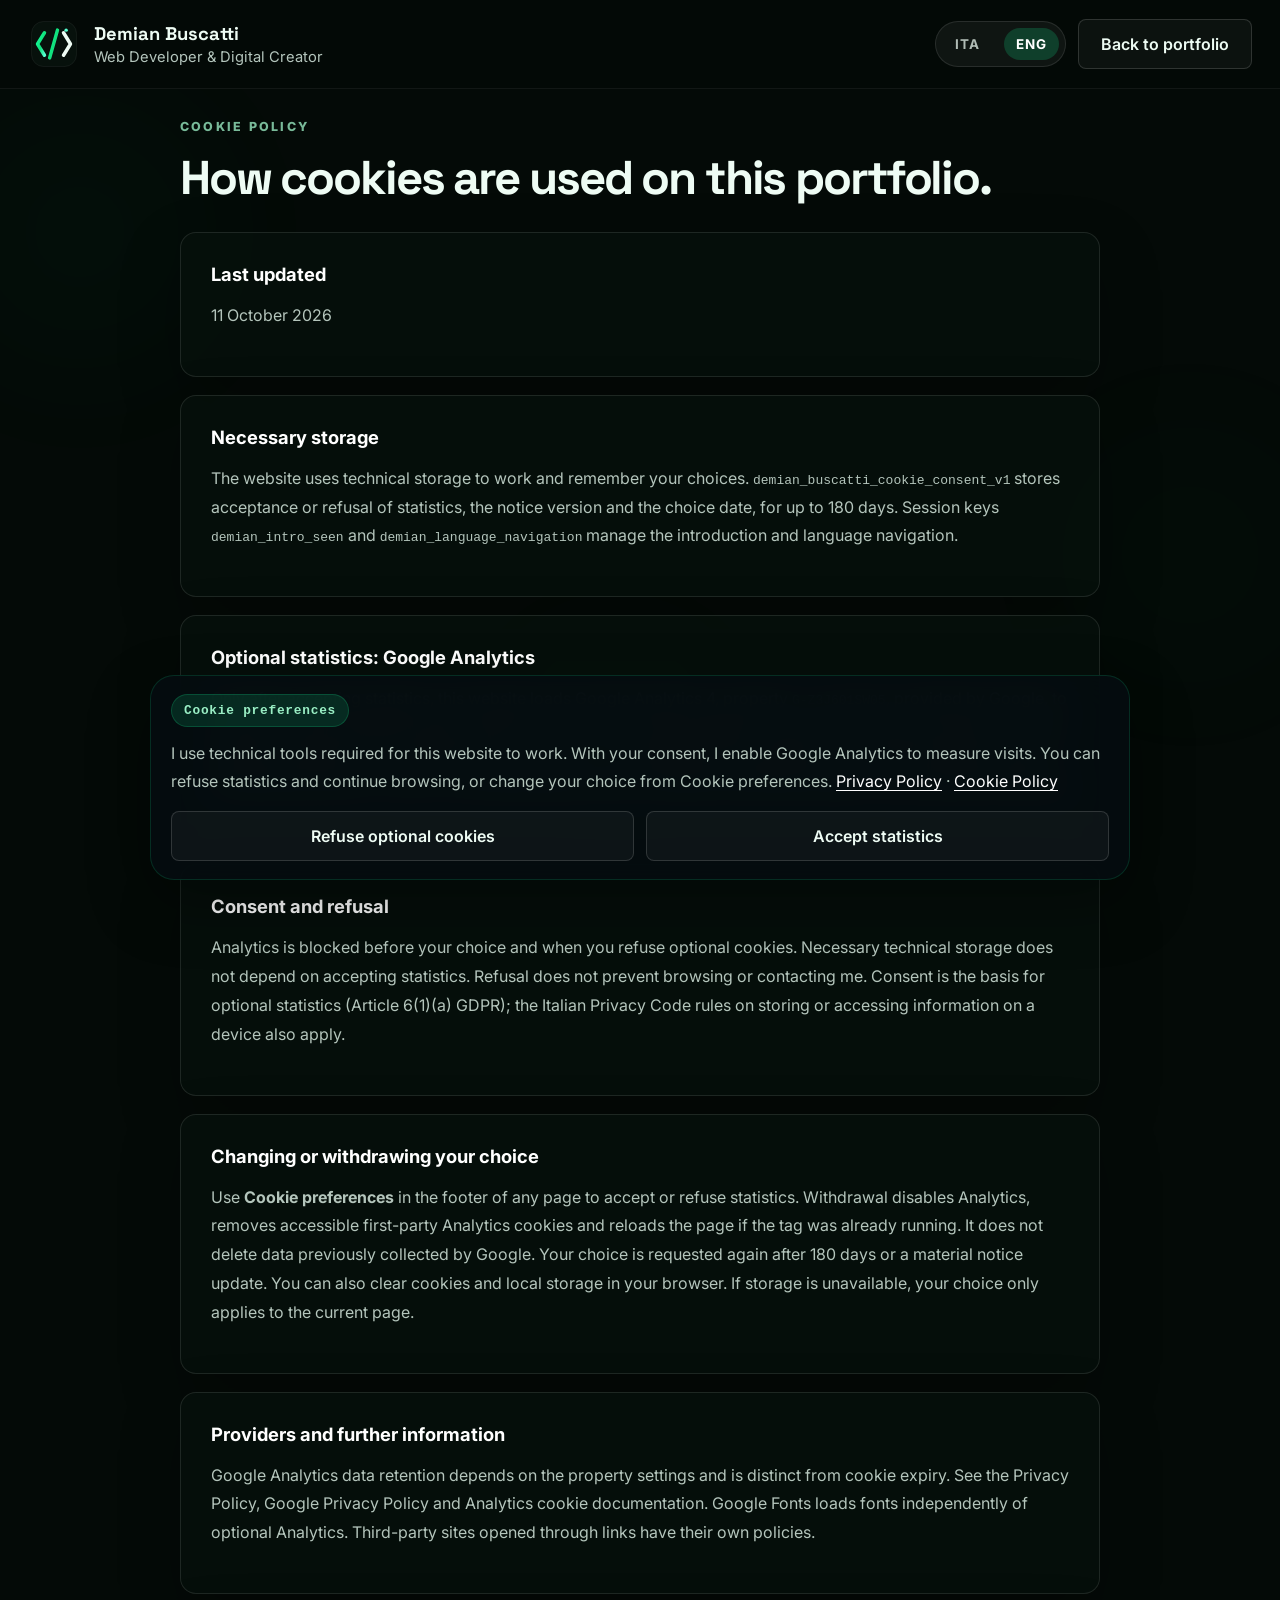
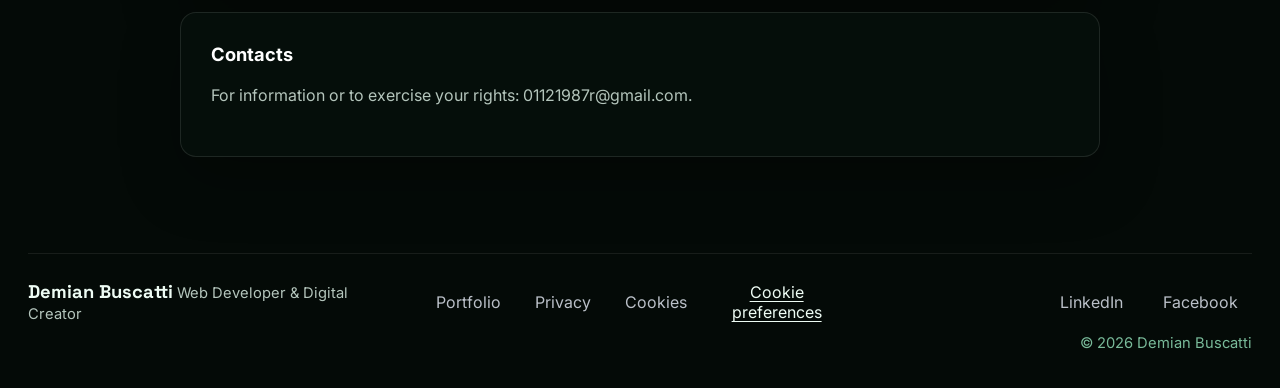
<file: cookie-en.html>
<!doctype html>
<html lang="en">
  <head>
    <meta charset="UTF-8" />
    <meta name="viewport" content="width=device-width, initial-scale=1.0" />
    <title>Cookie Policy | Demian Buscatti</title>
    <script src="consent.js?v=20261011-14" defer></script>
    <link rel="icon" type="image/svg+xml" href="/favicon.svg" />
    <link rel="icon" type="image/x-icon" href="/favicon.ico" sizes="any" />
    <link rel="shortcut icon" href="/favicon.ico" />
    <link rel="icon" type="image/png" sizes="48x48" href="/favicon.png" />
    <link rel="icon" type="image/png" sizes="96x96" href="/favicon-96x96.png" />
    <link rel="icon" type="image/png" sizes="192x192" href="/favicon-192x192.png" />
    <link rel="icon" type="image/png" sizes="512x512" href="/favicon-512x512.png" />
    <link rel="apple-touch-icon" sizes="180x180" href="/apple-touch-icon.png" />
    <link rel="manifest" href="/site.webmanifest" />
    <meta name="theme-color" content="#0b1020" />
    <meta name="description" content="Cookie Policy of demianweb.it: necessary storage, optional Google Analytics and consent preferences." />
    <meta name="robots" content="index, follow" />
    <link rel="canonical" href="https://demianweb.it/cookie-en.html" />
    <link rel="alternate" hreflang="it" href="https://demianweb.it/cookie.html" />
    <link rel="alternate" hreflang="en" href="https://demianweb.it/cookie-en.html" />
    <link rel="alternate" hreflang="x-default" href="https://demianweb.it/cookie.html" />
    <meta property="og:type" content="article" />
    <meta property="og:locale" content="en_US" />
    <meta property="og:title" content="Cookie Policy | Demian Buscatti" />
    <meta property="og:description" content="Necessary storage, optional statistics and how to change cookie preferences." />
    <meta property="og:url" content="https://demianweb.it/cookie-en.html" />
    <link rel="preconnect" href="https://fonts.googleapis.com" />
    <link rel="preconnect" href="https://fonts.gstatic.com" crossorigin />
    <link href="https://fonts.googleapis.com/css2?family=Inter:wght@400;500;600;700;800&family=Space+Grotesk:wght@500;700&display=swap" rel="stylesheet" />
    <link rel="stylesheet" href="styles.css?v=20261012-2" />
  </head>
  <body>
    <div class="page-noise"></div>
    <div class="ambient ambient-a"></div>
    <div class="ambient ambient-b"></div>
    <div class="ambient ambient-c"></div>

    <header class="site-header is-solid">
      <div class="header-shell">
        <a class="brand" href="index-en.html" aria-label="Demian Buscatti home">
          <span class="brand-mark"><img src="logo-demian-buscatti.svg" alt="DemianWeb logo" /></span>
          <span class="brand-copy">
            <strong>Demian Buscatti</strong>
            <span>Web Developer & Digital Creator</span>
          </span>
        </a>
        <div class="header-actions">
          <div class="lang-switch" aria-label="Language selector">
            <a href="cookie.html" lang="it">ITA</a>
            <a class="is-active" href="cookie-en.html" lang="en">ENG</a>
          </div>
          <a class="btn btn-outline" href="index-en.html">Back to portfolio</a>
        </div>
      </div>
    </header>

    <main class="legal-page">
      <section class="section">
        <div class="section-shell legal-layout">
          <div class="section-heading reveal is-visible">
            <span class="eyebrow">Cookie Policy</span>
            <h2>How cookies are used on this portfolio.</h2>
          </div>

          <article class="legal-card reveal is-visible">
            <h3>Last updated</h3>
            <p>11 October 2026</p>
          </article>

          <article class="legal-card reveal is-visible">
            <h3>Necessary storage</h3>
            <p>The website uses technical storage to work and remember your choices. <code>demian_buscatti_cookie_consent_v1</code> stores acceptance or refusal of statistics, the notice version and the choice date, for up to 180 days. Session keys <code>demian_intro_seen</code> and <code>demian_language_navigation</code> manage the introduction and language navigation.</p>
          </article>

          <article class="legal-card reveal is-visible">
            <h3>Optional statistics: Google Analytics</h3>
            <p>Only after accepting statistics, this website loads Google Analytics 4, property <code>G-Z3J601SW05</code>, provided by Google, to measure visits and website usage. Analytics can process online identifiers, device and browser information, visited pages and interactions. Cookies include <code>_ga</code> and <code>_ga_*</code>, configured by this website to expire after 180 days without renewing that expiry on visits. This implementation does not enable advertising storage or personalised advertising.</p>
          </article>

          <article class="legal-card reveal is-visible">
            <h3>Consent and refusal</h3>
            <p>Analytics is blocked before your choice and when you refuse optional cookies. Necessary technical storage does not depend on accepting statistics. Refusal does not prevent browsing or contacting me. Consent is the basis for optional statistics (Article 6(1)(a) GDPR); the Italian Privacy Code rules on storing or accessing information on a device also apply.</p>
          </article>

          <article class="legal-card reveal is-visible">
            <h3>Changing or withdrawing your choice</h3>
            <p>Use <strong>Cookie preferences</strong> in the footer of any page to accept or refuse statistics. Withdrawal disables Analytics, removes accessible first-party Analytics cookies and reloads the page if the tag was already running. It does not delete data previously collected by Google. Your choice is requested again after 180 days or a material notice update. You can also clear cookies and local storage in your browser. If storage is unavailable, your choice only applies to the current page.</p>
          </article>

          <article class="legal-card reveal is-visible">
            <h3>Providers and further information</h3>
            <p>Google Analytics data retention depends on the property settings and is distinct from cookie expiry. See the <a href="privacy-en.html">Privacy Policy</a>, <a href="https://policies.google.com/privacy" target="_blank" rel="noreferrer">Google Privacy Policy</a> and <a href="https://support.google.com/analytics/answer/11397207" target="_blank" rel="noreferrer">Analytics cookie documentation</a>. Google Fonts loads fonts independently of optional Analytics. Third-party sites opened through links have their own policies.</p>
          </article>

          <article class="legal-card reveal is-visible">
            <h3>Contacts</h3>
            <p>For information or to exercise your rights: <a href="mailto:01121987r@gmail.com">01121987r@gmail.com</a>.</p>
          </article>
        </div>
      </section>
    </main>

    <footer class="site-footer">
      <div class="section-shell footer-layout">
        <div>
          <strong>Demian Buscatti</strong>
          <span>Web Developer & Digital Creator</span>
        </div>
        <div class="footer-nav">
          <a href="index-en.html">Portfolio</a>
          <a href="privacy-en.html">Privacy</a>
          <a href="cookie-en.html">Cookies</a>
          <button class="cookie-preferences" type="button" data-cookie-preferences>Cookie preferences</button>
        </div>
        <div class="footer-meta">
          <a href="https://www.linkedin.com/in/demian-buscatti-9a42303ab" target="_blank" rel="noreferrer">LinkedIn</a>
          <a href="https://www.facebook.com/profile.php?id=61574333067722" target="_blank" rel="noreferrer">Facebook</a>
          <span>© 2026 Demian Buscatti</span>
        </div>
      </div>
    </footer>

    <script src="script.js?v=20261011-14"></script>
  </body>
</html>
</file>
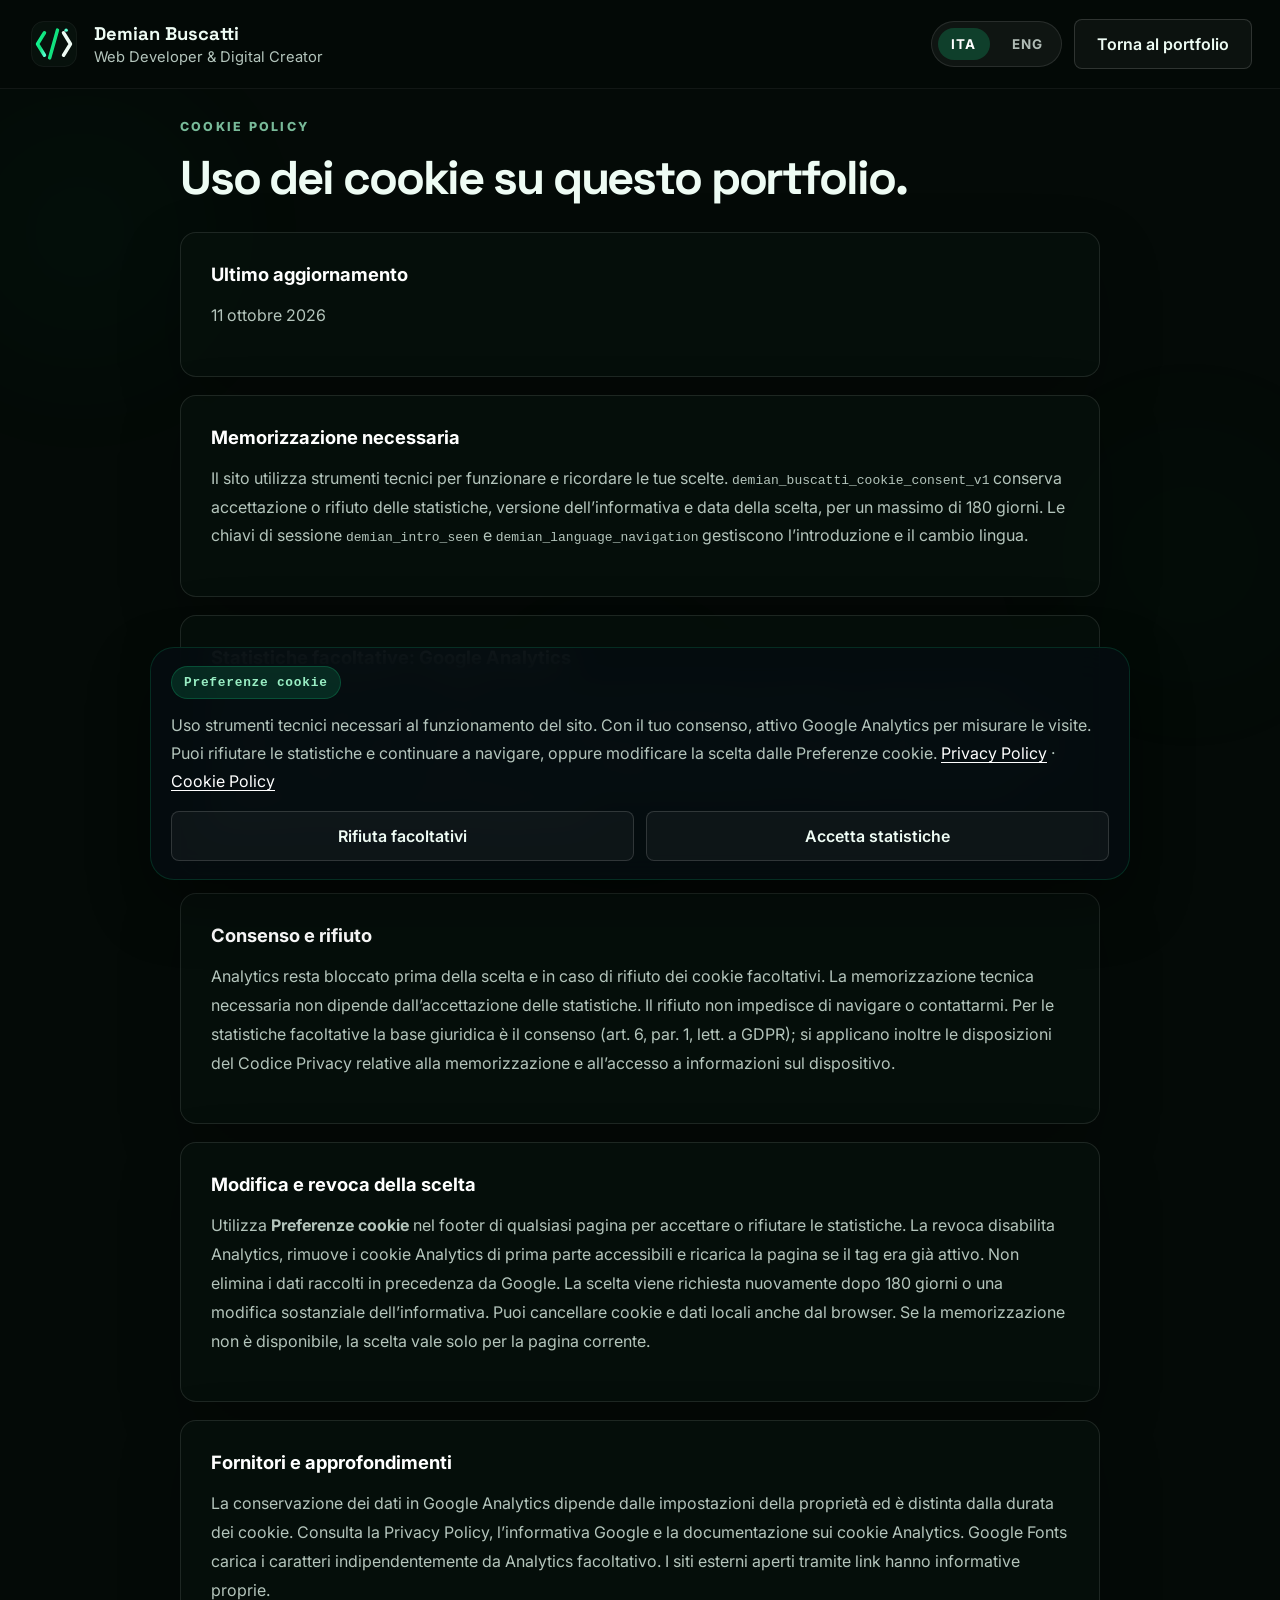
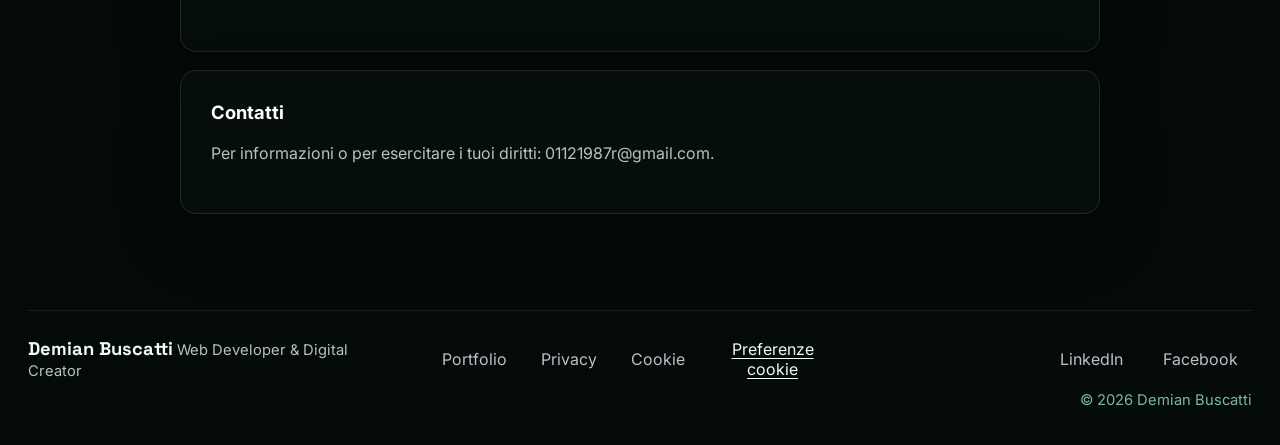
<file: cookie.html>
<!doctype html>
<html lang="it">
  <head>
    <meta charset="UTF-8" />
    <meta name="viewport" content="width=device-width, initial-scale=1.0" />
    <title>Cookie Policy | Demian Buscatti</title>
    <script src="consent.js?v=20261011-14" defer></script>
    <link rel="icon" type="image/svg+xml" href="/favicon.svg" />
    <link rel="icon" type="image/x-icon" href="/favicon.ico" sizes="any" />
    <link rel="shortcut icon" href="/favicon.ico" />
    <link rel="icon" type="image/png" sizes="48x48" href="/favicon.png" />
    <link rel="icon" type="image/png" sizes="96x96" href="/favicon-96x96.png" />
    <link rel="icon" type="image/png" sizes="192x192" href="/favicon-192x192.png" />
    <link rel="icon" type="image/png" sizes="512x512" href="/favicon-512x512.png" />
    <link rel="apple-touch-icon" sizes="180x180" href="/apple-touch-icon.png" />
    <link rel="manifest" href="/site.webmanifest" />
    <meta name="theme-color" content="#0b1020" />
    <meta name="description" content="Cookie Policy di demianweb.it: strumenti necessari, Google Analytics facoltativo e gestione del consenso." />
    <meta name="robots" content="index, follow" />
    <link rel="canonical" href="https://demianweb.it/cookie.html" />
    <link rel="alternate" hreflang="it" href="https://demianweb.it/cookie.html" />
    <link rel="alternate" hreflang="en" href="https://demianweb.it/cookie-en.html" />
    <link rel="alternate" hreflang="x-default" href="https://demianweb.it/cookie.html" />
    <meta property="og:type" content="article" />
    <meta property="og:locale" content="it_IT" />
    <meta property="og:title" content="Cookie Policy | Demian Buscatti" />
    <meta property="og:description" content="Strumenti necessari, statistiche facoltative e modifica delle preferenze cookie." />
    <meta property="og:url" content="https://demianweb.it/cookie.html" />
    <link rel="preconnect" href="https://fonts.googleapis.com" />
    <link rel="preconnect" href="https://fonts.gstatic.com" crossorigin />
    <link href="https://fonts.googleapis.com/css2?family=Inter:wght@400;500;600;700;800&family=Space+Grotesk:wght@500;700&display=swap" rel="stylesheet" />
    <link rel="stylesheet" href="styles.css?v=20261012-2" />
  </head>
  <body>
    <div class="page-noise"></div>
    <div class="ambient ambient-a"></div>
    <div class="ambient ambient-b"></div>
    <div class="ambient ambient-c"></div>

    <header class="site-header is-solid">
      <div class="header-shell">
        <a class="brand" href="/" aria-label="Demian Buscatti home">
          <span class="brand-mark"><img src="logo-demian-buscatti.svg" alt="Logo DemianWeb" /></span>
          <span class="brand-copy">
            <strong>Demian Buscatti</strong>
            <span>Web Developer & Digital Creator</span>
          </span>
        </a>
        <div class="header-actions">
          <div class="lang-switch" aria-label="Selezione lingua">
            <a class="is-active" href="cookie.html" lang="it">ITA</a>
            <a href="cookie-en.html" lang="en">ENG</a>
          </div>
          <a class="btn btn-outline" href="/">Torna al portfolio</a>
        </div>
      </div>
    </header>

    <main class="legal-page">
      <section class="section">
        <div class="section-shell legal-layout">
          <div class="section-heading reveal is-visible">
            <span class="eyebrow">Cookie Policy</span>
            <h2>Uso dei cookie su questo portfolio.</h2>
          </div>

          <article class="legal-card reveal is-visible">
            <h3>Ultimo aggiornamento</h3>
            <p>11 ottobre 2026</p>
          </article>

          <article class="legal-card reveal is-visible">
            <h3>Memorizzazione necessaria</h3>
            <p>Il sito utilizza strumenti tecnici per funzionare e ricordare le tue scelte. <code>demian_buscatti_cookie_consent_v1</code> conserva accettazione o rifiuto delle statistiche, versione dell’informativa e data della scelta, per un massimo di 180 giorni. Le chiavi di sessione <code>demian_intro_seen</code> e <code>demian_language_navigation</code> gestiscono l’introduzione e il cambio lingua.</p>
          </article>

          <article class="legal-card reveal is-visible">
            <h3>Statistiche facoltative: Google Analytics</h3>
            <p>Solo dopo l’accettazione delle statistiche, il sito carica Google Analytics 4, proprietà <code>G-Z3J601SW05</code>, fornito da Google, per misurare visite e utilizzo del sito. Analytics può trattare identificativi online, informazioni su dispositivo e browser, pagine visitate e interazioni. I cookie comprendono <code>_ga</code> e <code>_ga_*</code>, configurati da questo sito con scadenza a 180 giorni, senza rinnovo della scadenza alle visite. Questa implementazione non abilita la memorizzazione pubblicitaria né la personalizzazione degli annunci.</p>
          </article>

          <article class="legal-card reveal is-visible">
            <h3>Consenso e rifiuto</h3>
            <p>Analytics resta bloccato prima della scelta e in caso di rifiuto dei cookie facoltativi. La memorizzazione tecnica necessaria non dipende dall’accettazione delle statistiche. Il rifiuto non impedisce di navigare o contattarmi. Per le statistiche facoltative la base giuridica è il consenso (art. 6, par. 1, lett. a GDPR); si applicano inoltre le disposizioni del Codice Privacy relative alla memorizzazione e all’accesso a informazioni sul dispositivo.</p>
          </article>

          <article class="legal-card reveal is-visible">
            <h3>Modifica e revoca della scelta</h3>
            <p>Utilizza <strong>Preferenze cookie</strong> nel footer di qualsiasi pagina per accettare o rifiutare le statistiche. La revoca disabilita Analytics, rimuove i cookie Analytics di prima parte accessibili e ricarica la pagina se il tag era già attivo. Non elimina i dati raccolti in precedenza da Google. La scelta viene richiesta nuovamente dopo 180 giorni o una modifica sostanziale dell’informativa. Puoi cancellare cookie e dati locali anche dal browser. Se la memorizzazione non è disponibile, la scelta vale solo per la pagina corrente.</p>
          </article>

          <article class="legal-card reveal is-visible">
            <h3>Fornitori e approfondimenti</h3>
            <p>La conservazione dei dati in Google Analytics dipende dalle impostazioni della proprietà ed è distinta dalla durata dei cookie. Consulta la <a href="privacy.html">Privacy Policy</a>, l’<a href="https://policies.google.com/privacy?hl=it" target="_blank" rel="noreferrer">informativa Google</a> e la <a href="https://support.google.com/analytics/answer/11397207?hl=it" target="_blank" rel="noreferrer">documentazione sui cookie Analytics</a>. Google Fonts carica i caratteri indipendentemente da Analytics facoltativo. I siti esterni aperti tramite link hanno informative proprie.</p>
          </article>

          <article class="legal-card reveal is-visible">
            <h3>Contatti</h3>
            <p>Per informazioni o per esercitare i tuoi diritti: <a href="mailto:01121987r@gmail.com">01121987r@gmail.com</a>.</p>
          </article>
        </div>
      </section>
    </main>

    <footer class="site-footer">
      <div class="section-shell footer-layout">
        <div>
          <strong>Demian Buscatti</strong>
          <span>Web Developer & Digital Creator</span>
        </div>
        <div class="footer-nav">
          <a href="/">Portfolio</a>
          <a href="privacy.html">Privacy</a>
          <a href="cookie.html">Cookie</a>
          <button class="cookie-preferences" type="button" data-cookie-preferences>Preferenze cookie</button>
        </div>
        <div class="footer-meta">
          <a href="https://www.linkedin.com/in/demian-buscatti-9a42303ab" target="_blank" rel="noreferrer">LinkedIn</a>
          <a href="https://www.facebook.com/profile.php?id=61574333067722" target="_blank" rel="noreferrer">Facebook</a>
          <span>© 2026 Demian Buscatti</span>
        </div>
      </div>
    </footer>

    <script src="script.js?v=20261011-14"></script>
  </body>
</html>
</file>
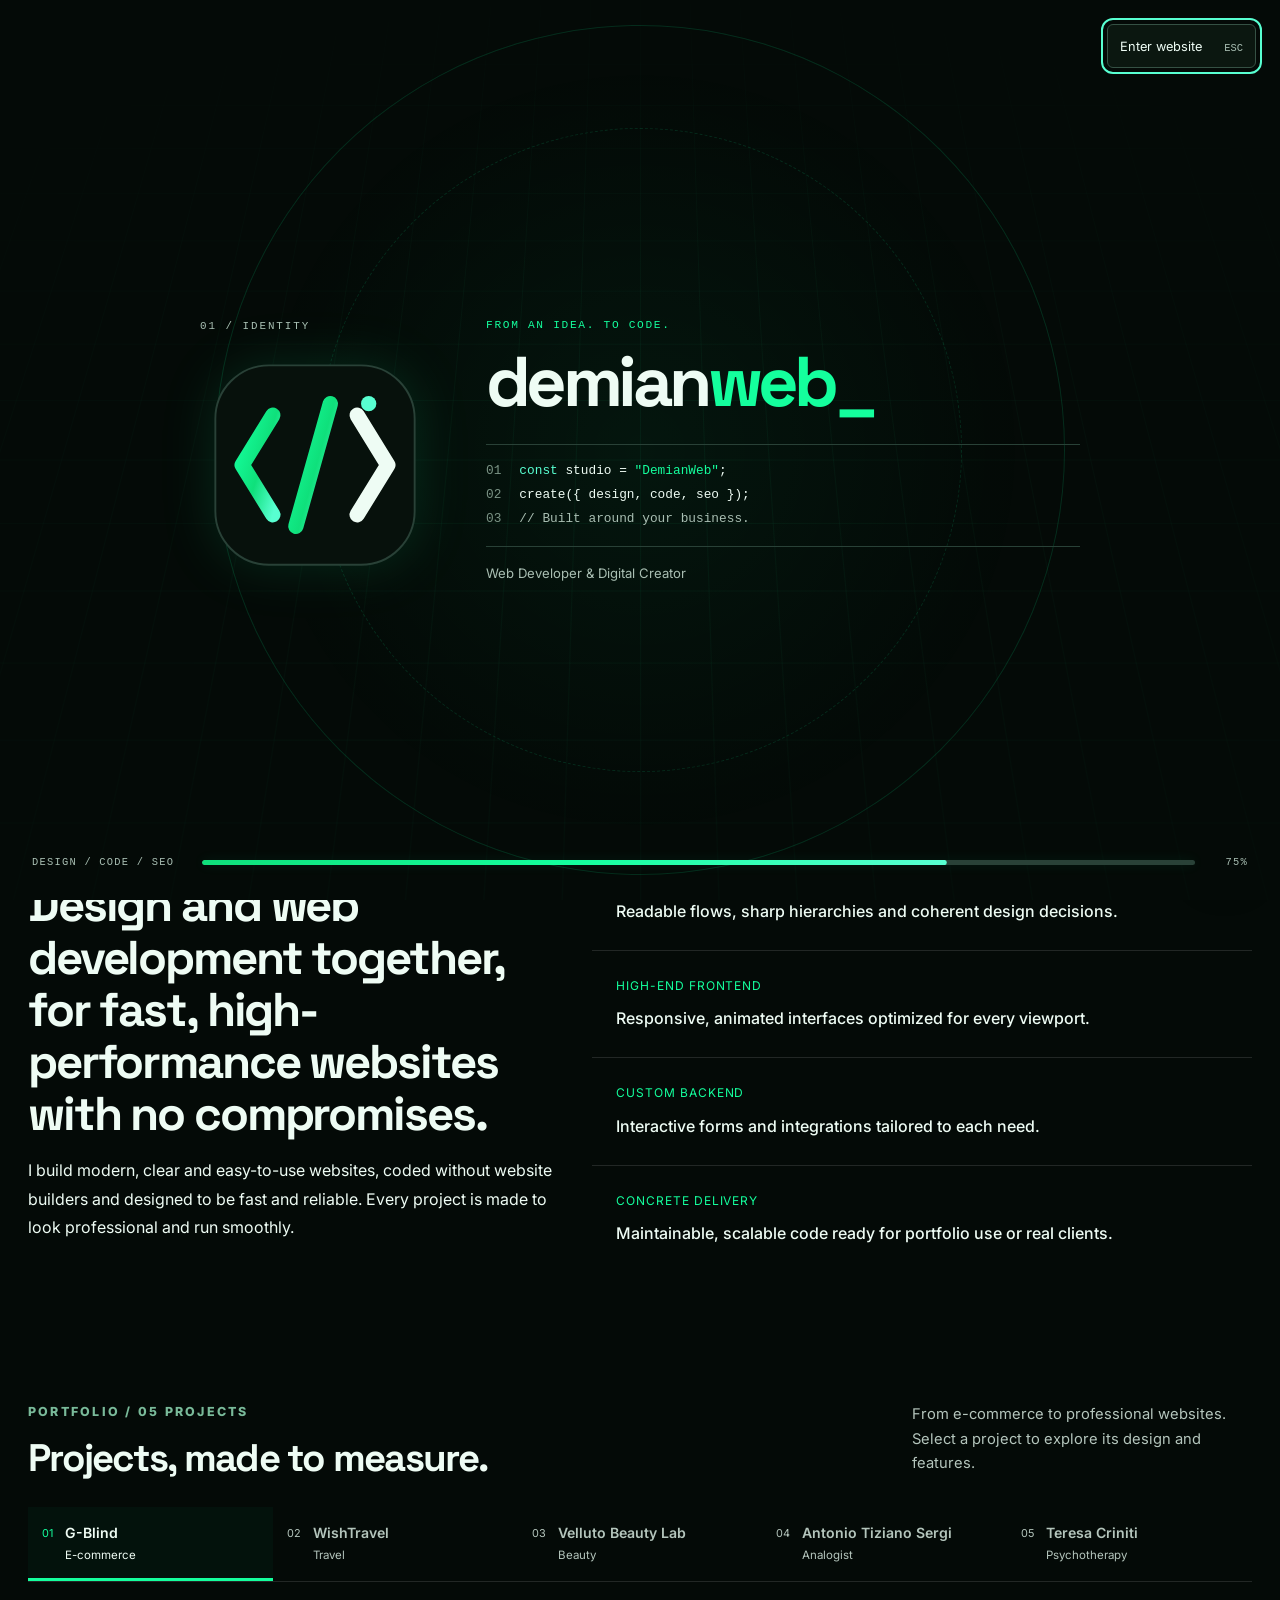
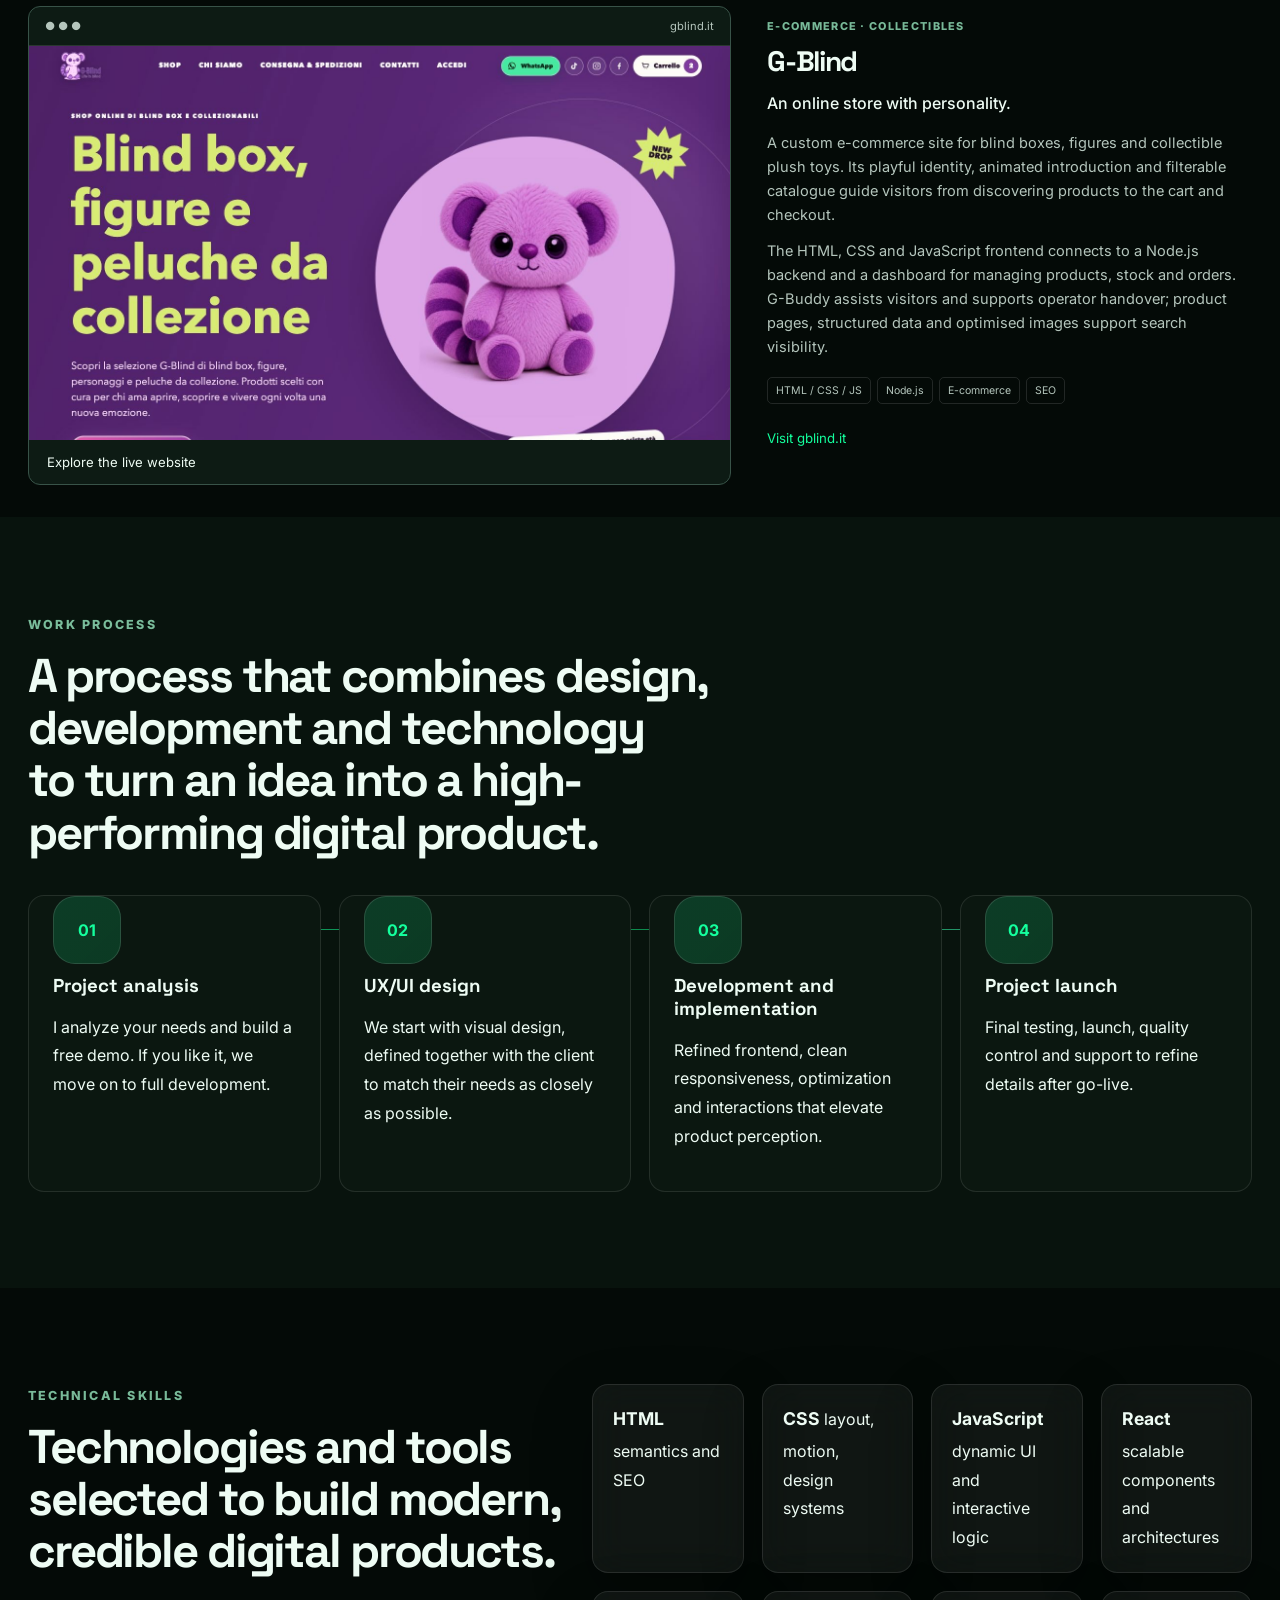
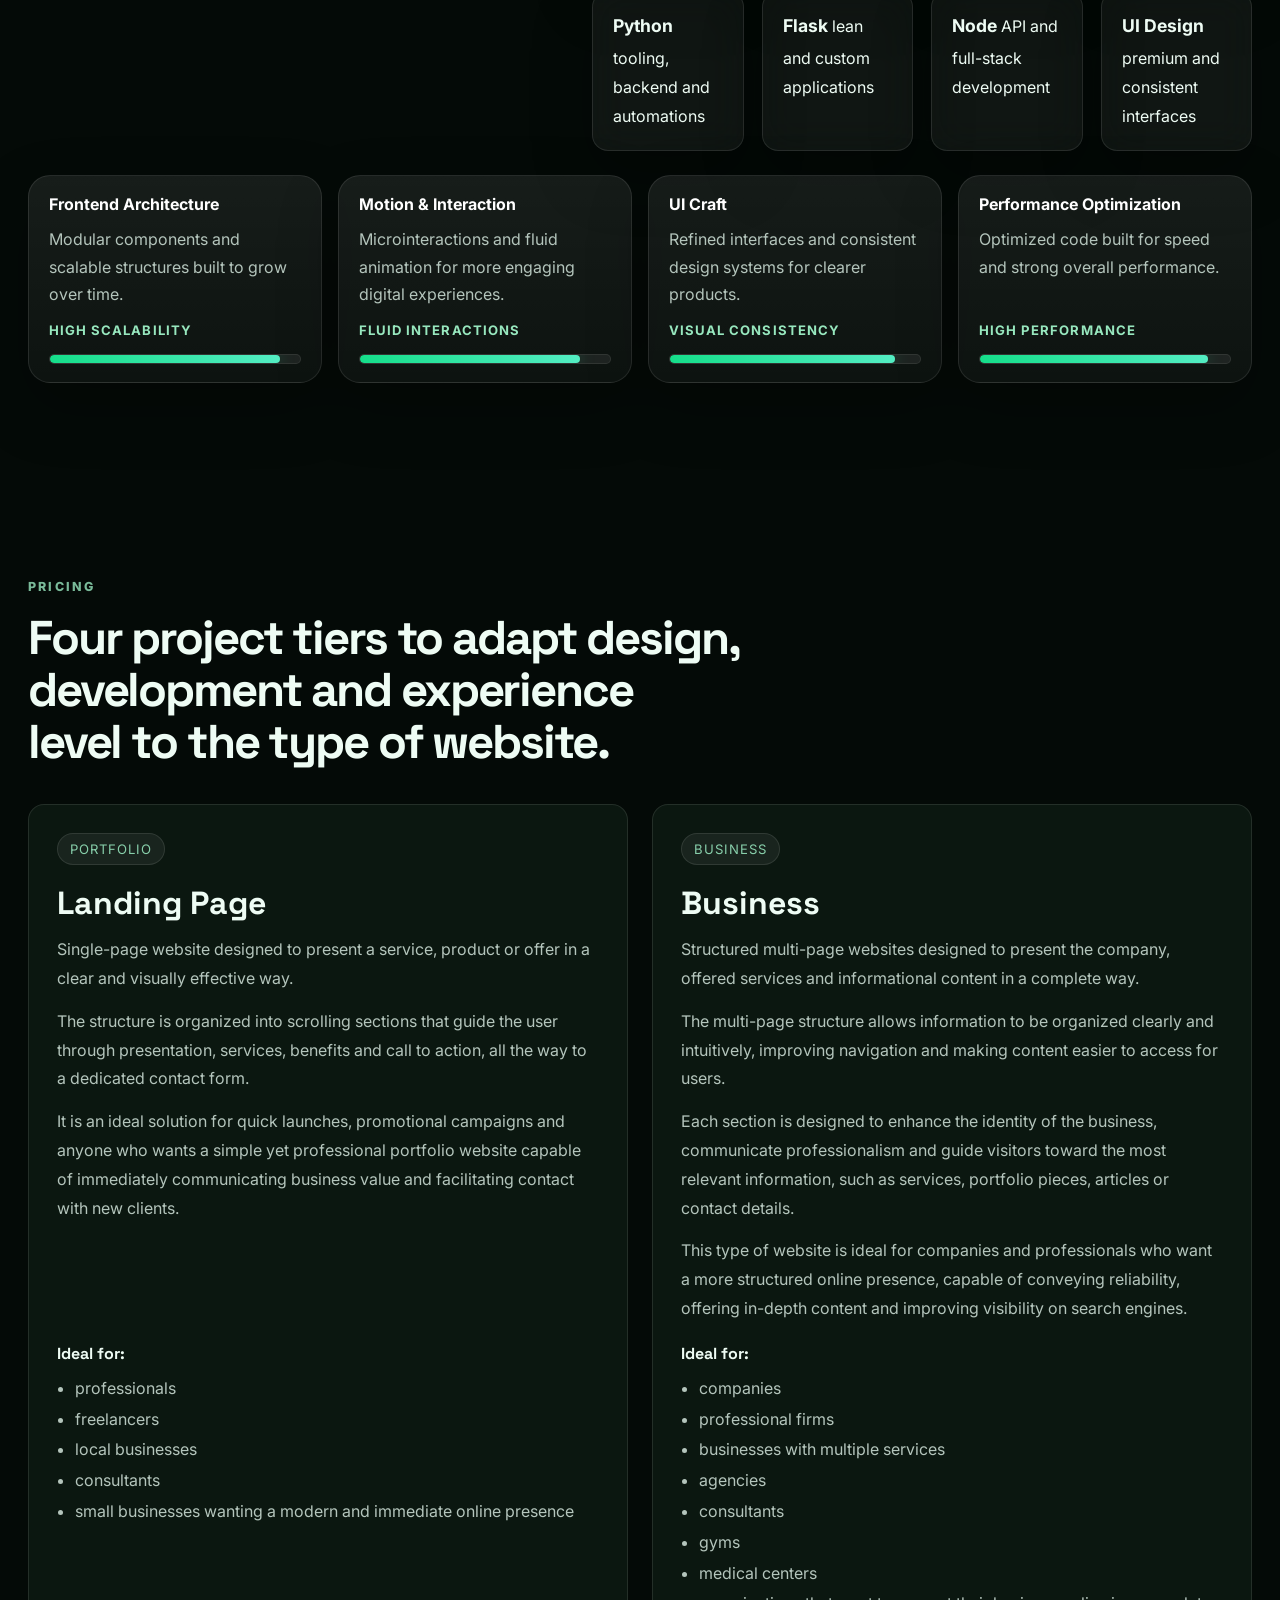
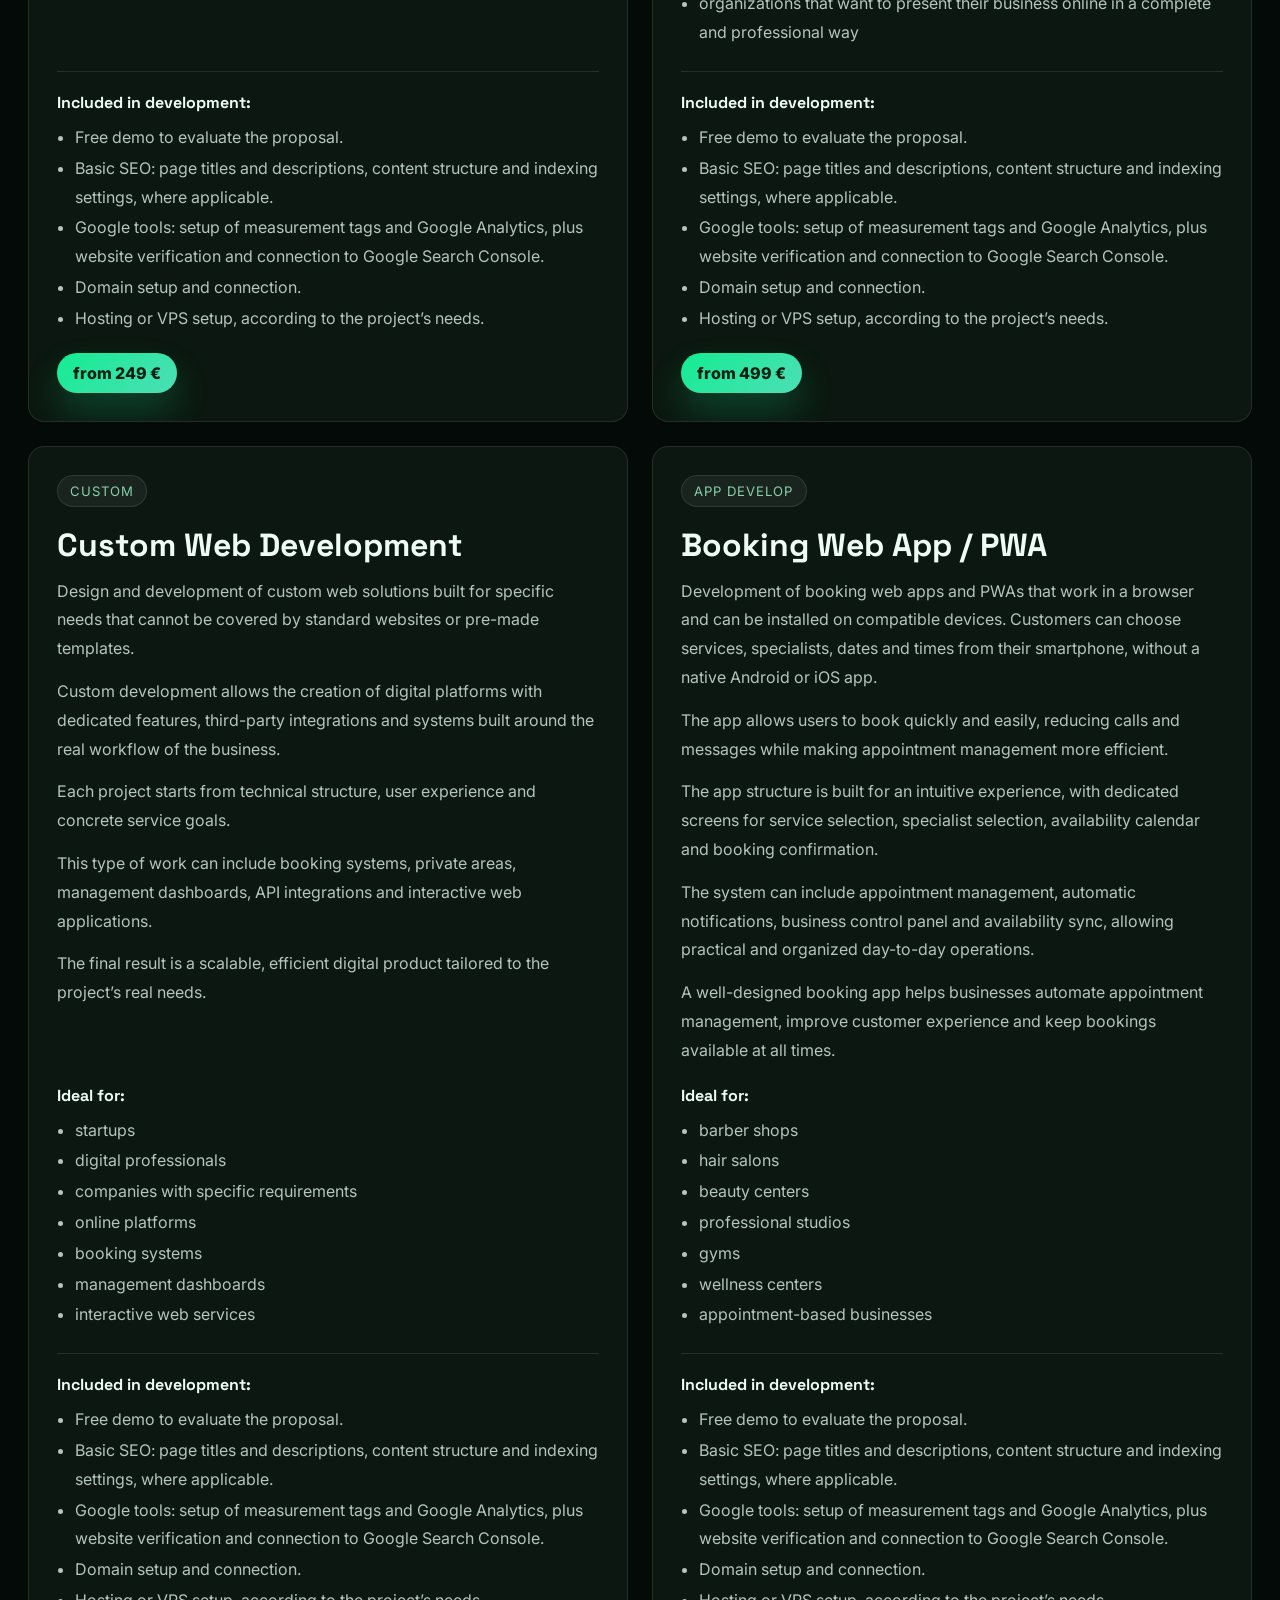
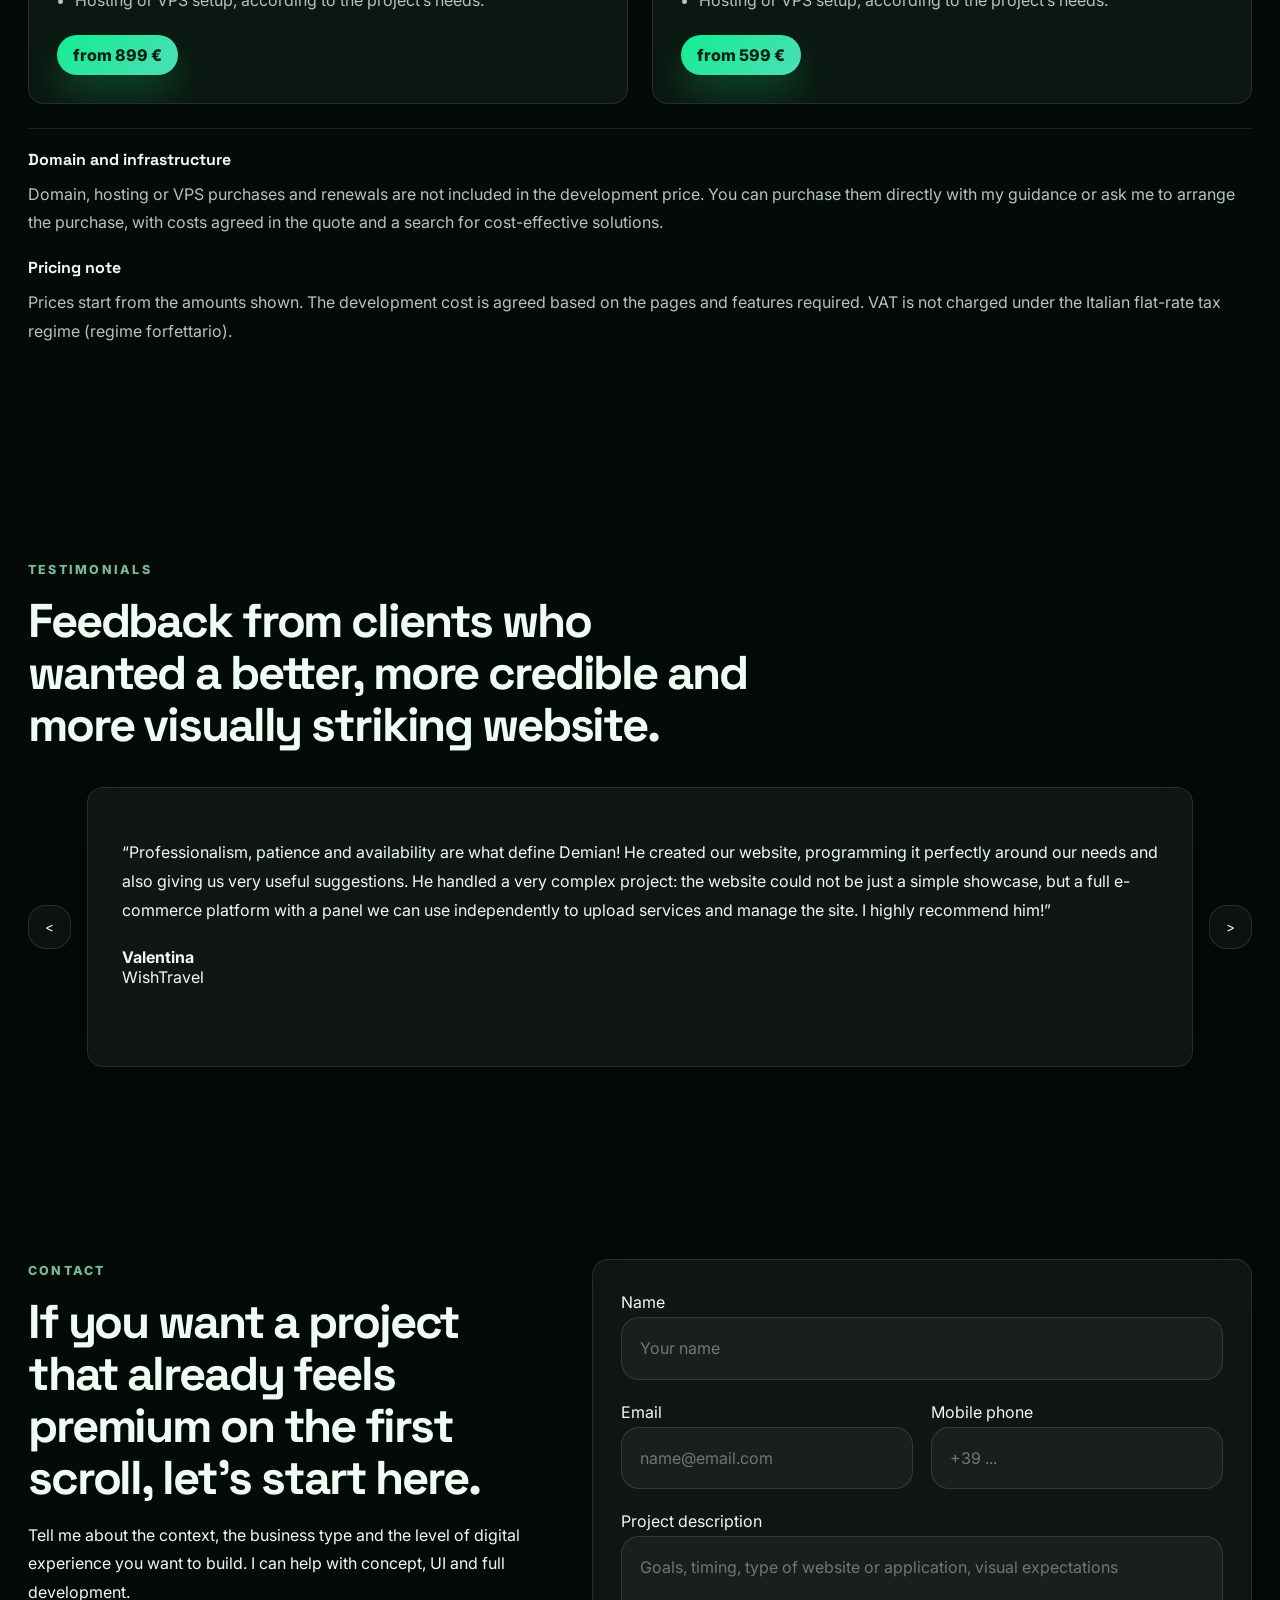
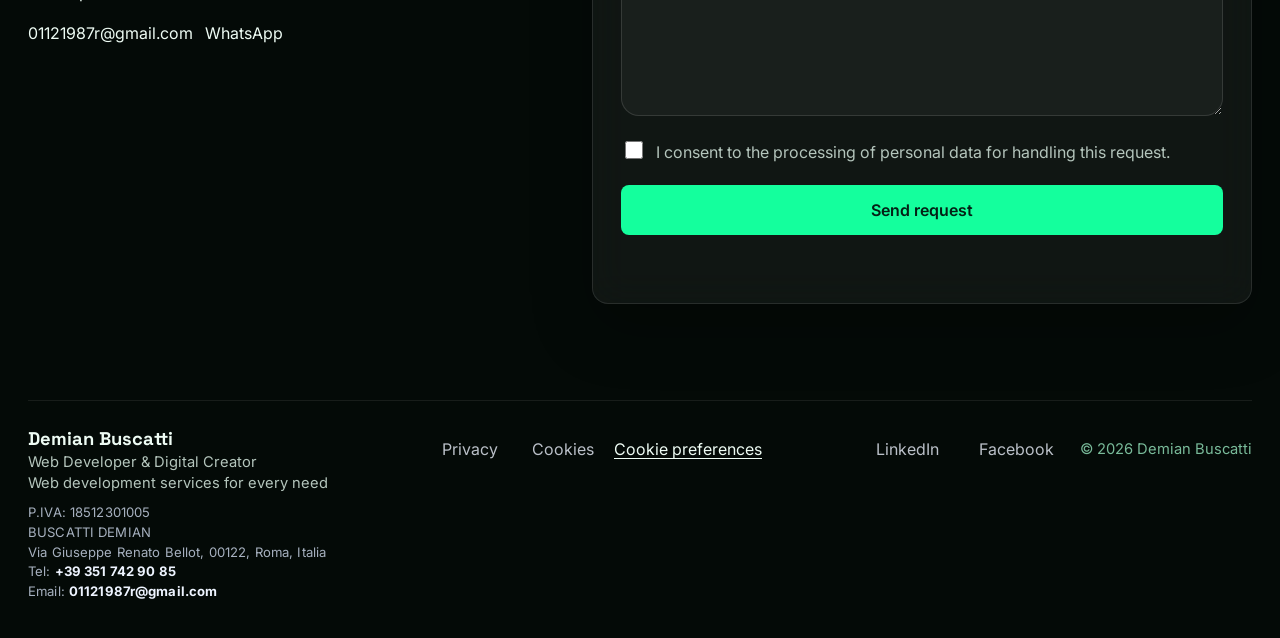
<file: index-en.html>
<!doctype html>
<html lang="en">
  <head>
    <meta charset="UTF-8" />
    <meta name="viewport" content="width=device-width, initial-scale=1.0" />
    <title>Custom Website Design &amp; Development | DemianWeb</title>
    <script src="consent.js?v=20261011-14" defer></script>
    <link rel="icon" type="image/svg+xml" href="/favicon.svg" />
    <link rel="icon" type="image/x-icon" href="/favicon.ico" sizes="any" />
    <link rel="shortcut icon" href="/favicon.ico" />
    <link rel="icon" type="image/png" sizes="48x48" href="/favicon.png" />
    <link rel="icon" type="image/png" sizes="96x96" href="/favicon-96x96.png" />
    <link rel="icon" type="image/png" sizes="192x192" href="/favicon-192x192.png" />
    <link rel="icon" type="image/png" sizes="512x512" href="/favicon-512x512.png" />
    <link rel="apple-touch-icon" sizes="180x180" href="/apple-touch-icon.png" />
    <link rel="manifest" href="/site.webmanifest" />
    <meta name="theme-color" content="#040a07" />
    <meta
      name="description"
      content="Custom websites, e-commerce and web applications for businesses and professionals in Rome, Ostia and across Italy. Request a free demo."
    />
    <meta name="robots" content="index, follow, max-image-preview:large, max-snippet:-1, max-video-preview:-1" />
    <meta name="author" content="Demian Buscatti" />
    <meta name="keywords" content="custom website development, freelance web developer, ecommerce development, web app development, web developer Rome, siti web Roma, siti web Ostia, creazione siti web, web designer Roma, pagine web Ostia, siti web economici Roma" />
    <link rel="canonical" href="https://demianweb.it/index-en.html" />
    <link rel="alternate" hreflang="it" href="https://demianweb.it/" />
    <link rel="alternate" hreflang="en" href="https://demianweb.it/index-en.html" />
    <link rel="alternate" hreflang="x-default" href="https://demianweb.it/" />
    <meta property="og:type" content="website" />
    <meta property="og:locale" content="en_US" />
    <meta property="og:site_name" content="Demian Buscatti - Web Developer" />
    <meta property="og:title" content="Custom Website Design &amp; Development | DemianWeb" />
    <meta property="og:description" content="Custom websites, e-commerce and web applications for businesses and professionals in Rome, Ostia and across Italy. Request a free demo." />
    <meta property="og:url" content="https://demianweb.it/index-en.html" />
    <meta property="og:image" content="https://demianweb.it/images/logo-demian-buscatti.webp" />
    <meta name="twitter:card" content="summary_large_image" />
    <meta name="twitter:title" content="Custom Website Design &amp; Development | DemianWeb" />
    <meta name="twitter:description" content="Custom websites, e-commerce and web applications for businesses and professionals in Rome, Ostia and across Italy. Request a free demo." />
    <meta name="twitter:image" content="https://demianweb.it/images/logo-demian-buscatti.webp" />
    <script type="application/ld+json">
      {
        "@context": "https://schema.org",
        "@graph": [
          {
            "@type": "Person",
            "@id": "https://demianweb.it/#person",
            "name": "Demian Buscatti",
            "url": "https://demianweb.it/",
            "jobTitle": "Web Designer & Web Developer",
            "image": "https://demianweb.it/images/logo-demian-buscatti.webp",
            "email": "01121987r@gmail.com",
            "telephone": "+393517429085",
            "vatID": "IT18512301005",
            "address": {
              "@type": "PostalAddress",
              "streetAddress": "Via Giuseppe Renato Bellot",
              "postalCode": "00122",
              "addressLocality": "Roma",
              "addressCountry": "IT"
            },
            "sameAs": [
              "https://www.linkedin.com/in/demian-buscatti-9a42303ab",
              "https://www.facebook.com/profile.php?id=61574333067722"
            ]
          },
          {
            "@type": "WebSite",
            "@id": "https://demianweb.it/#website",
            "url": "https://demianweb.it/",
            "name": "DemianWeb",
            "alternateName": "Demian Web",
            "inLanguage": [
              "it",
              "en"
            ],
            "publisher": {
              "@id": "https://demianweb.it/#person"
            }
          },
          {
            "@type": "WebPage",
            "@id": "https://demianweb.it/index-en.html#webpage",
            "url": "https://demianweb.it/index-en.html",
            "name": "Custom Website Design & Development | DemianWeb",
            "description": "Custom websites, e-commerce and web applications for businesses and professionals in Rome, Ostia and across Italy. Request a free demo.",
            "inLanguage": "en",
            "isPartOf": {
              "@id": "https://demianweb.it/#website"
            },
            "author": {
              "@id": "https://demianweb.it/#person"
            },
            "mainEntity": {
              "@id": "https://demianweb.it/#web-development"
            }
          },
          {
            "@type": "Service",
            "@id": "https://demianweb.it/#web-development",
            "name": "Custom website design and development",
            "description": "Remote design and development of custom websites, e-commerce and web applications for businesses and professionals across Italy, including Rome and Ostia.",
            "serviceType": [
              "Custom website development",
              "E-commerce development",
              "Web application development"
            ],
            "url": "https://demianweb.it/",
            "provider": {
              "@id": "https://demianweb.it/#person"
            },
            "areaServed": [
              {
                "@type": "Country",
                "name": "Italia"
              },
              {
                "@type": "City",
                "name": "Roma"
              },
              {
                "@type": "Place",
                "name": "Ostia"
              }
            ]
          }
        ]
      }
    </script>
    <link rel="preconnect" href="https://fonts.googleapis.com" />
    <link rel="preconnect" href="https://fonts.gstatic.com" crossorigin />
    <link
      href="https://fonts.googleapis.com/css2?family=Inter:wght@400;500;600;700;800&family=Space+Grotesk:wght@500;700&display=swap"
      rel="stylesheet"
    />
    <link rel="stylesheet" href="styles.css?v=20261012-2" />
  </head>
  <body class="studio-page">
    <div class="site-intro" hidden role="dialog" aria-modal="true" aria-labelledby="intro-name">
      <div class="intro-grid" aria-hidden="true"></div>
      <div class="intro-orbit" aria-hidden="true"></div>
      <button class="intro-skip" type="button">Enter website <span>ESC</span></button>
      <div class="intro-stage">
        <div class="intro-symbol" aria-hidden="true">
          <span class="intro-coordinate">01 / IDENTITY</span>
          <svg viewBox="0 0 120 120" class="intro-logo">
            <defs><linearGradient id="intro-glow" x1="0%" y1="0%" x2="100%" y2="100%"><stop offset="0%" stop-color="#14ff9d"/><stop offset="55%" stop-color="#0fe07b"/><stop offset="100%" stop-color="#58ffd1"/></linearGradient></defs>
            <rect class="intro-frame" x="8" y="8" width="104" height="104" rx="28" fill="#07110c" stroke="#294137"/>
            <path class="intro-bracket intro-left" pathLength="1" d="M38 34 22 60l16 26" fill="none" stroke="url(#intro-glow)" stroke-linecap="round" stroke-linejoin="round" stroke-width="8"/>
            <path class="intro-bracket intro-right" pathLength="1" d="M82 34 98 60 82 86" fill="none" stroke="#eefcf4" stroke-linecap="round" stroke-linejoin="round" stroke-width="8"/>
            <path class="intro-slash" pathLength="1" d="M68 28 50 92" fill="none" stroke="url(#intro-glow)" stroke-linecap="round" stroke-width="8"/>
            <circle class="intro-dot" cx="88" cy="28" r="4" fill="#58ffd1"/>
          </svg>
        </div>
        <div class="intro-content">
          <p class="intro-kicker">FROM AN IDEA. TO CODE.</p>
          <h2 id="intro-name">demian<span>web</span><span class="intro-cursor" aria-hidden="true">_</span></h2>
          <div class="intro-editor" aria-hidden="true">
            <div><span class="intro-line-number">01</span><span><b>const</b> studio = <i>"DemianWeb"</i>;</span></div>
            <div><span class="intro-line-number">02</span><span>create({ design, code, seo });</span></div>
            <div><span class="intro-line-number">03</span><span class="intro-comment">// Built around your business.</span></div>
          </div>
          <p class="intro-caption">Web Developer &amp; Digital Creator</p>
        </div>
      </div>
      <div class="intro-footer" aria-hidden="true"><span>DESIGN / CODE / SEO</span><div class="intro-track"><span></span></div><span class="intro-progress">0%</span></div>
    </div>
    <div class="page-noise"></div>
    <div class="ambient ambient-a"></div>
    <div class="ambient ambient-b"></div>
    <div class="ambient ambient-c"></div>

    <header class="site-header">
      <div class="header-shell">
        <a class="brand" href="#top" aria-label="Demian Buscatti home">
          <span class="brand-mark">
            <img src="logo-demian-buscatti.svg" alt="DemianWeb logo" />
          </span>
          <span class="brand-copy">
            <strong>Demian Buscatti</strong>
            <span>Web Developer & Digital Creator</span>
          </span>
        </a>

        <nav class="desktop-nav" aria-label="Main navigation">
          <a href="#portfolio">Portfolio</a>
          <a href="#process">Process</a>
          <a href="#skills">Skills</a>
          <a href="#pricing">Pricing</a>
          <a href="#contact">Contact</a>
        </nav>

        <div class="header-actions">
          <div class="lang-switch" aria-label="Language selector">
            <a href="/" lang="it">ITA</a>
            <a class="is-active" href="index-en.html" lang="en">ENG</a>
          </div>
          <button class="btn btn-primary" type="button" data-open-contact-modal="true">Let's talk about your project</button>
          <button class="menu-toggle" type="button" aria-expanded="false" aria-controls="mobileNav" aria-label="Open menu">
            <span></span><span></span><span></span>
          </button>
        </div>
      </div>

      <nav class="mobile-nav" id="mobileNav" aria-label="Mobile menu">
        <a href="#portfolio">Portfolio</a>
        <a href="#process">Process</a>
        <a href="#skills">Skills</a>
        <a href="#pricing">Pricing</a>
        <a href="#contact">Contact</a>
        <button class="btn btn-primary mobile-cta" type="button" data-open-contact-modal="true">Let's talk about your project</button>
      </nav>
    </header>

    <main>
      <section class="hero-section" id="top">
        <div class="hero-grid-lines" aria-hidden="true"></div>
        <div class="section-shell hero-shell">
          <div class="hero-copy reveal">
            <span class="eyebrow">DemianWeb / Independent design & development</span>
            <h1>Your business.<br>Your website.<br><em>100% custom.</em></h1>
            <div class="hero-bottom">
              <p>I design and develop custom websites, e-commerce and web applications for businesses and professionals across Italy, including Rome and Ostia. I create custom-coded solutions with personalised design, intuitive navigation and attention to SEO, built to showcase your business and make it easier for new clients to get in touch.</p>
              <div class="hero-actions">
                <a class="btn btn-primary" href="#portfolio">Explore the portfolio</a>
                <button class="btn btn-outline" type="button" data-open-contact-modal="true">Request a demo</button>
              </div>
            </div>
          </div>
          <div class="hero-signature reveal delay-1">
            <div class="signature-mark" aria-hidden="true"><span>&lt;</span><i>/</i><span>&gt;</span></div>
            <div class="signature-caption"><span>DESIGN / CODE / SEO</span><p>One point of contact.<br>From the idea to launch.</p></div>
          </div>
        </div>
      </section>

      <section class="section section-intro">
        <div class="section-shell intro-layout">
          <div class="intro-copy reveal">
            <span class="eyebrow">Approach</span>
            <h2>Design and web development together, for fast, high-performance websites with no compromises.</h2>
            <p>
              I build modern, clear and easy-to-use websites, coded without website builders and designed to be fast and reliable. Every project is made to look professional and run smoothly.
            </p>
          </div>
          <div class="intro-panels reveal delay-1">
            <article class="glass-panel">
              <span>Precise UX</span>
              <strong>Readable flows, sharp hierarchies and coherent design decisions.</strong>
            </article>
            <article class="glass-panel">
              <span>High-end frontend</span>
              <strong>Responsive, animated interfaces optimized for every viewport.</strong>
            </article>
            <article class="glass-panel">
              <span>Custom backend</span>
              <strong>Interactive forms and integrations tailored to each need.</strong>
            </article>
            <article class="glass-panel">
              <span>Concrete delivery</span>
              <strong>Maintainable, scalable code ready for portfolio use or real clients.</strong>
            </article>
          </div>
        </div>
      </section>

      <section class="section portfolio-section" id="portfolio">
        <div class="section-shell">
          <div class="portfolio-heading reveal">
            <div><span class="eyebrow">Portfolio / 05 projects</span><h2>Projects, made to measure.</h2></div>
            <p>From e-commerce to professional websites. Select a project to explore its design and features.</p>
          </div>
          <div class="project-gallery" data-project-gallery>
            <div class="project-tabs" aria-label="Choose a project" hidden>
              <button class="project-tab" type="button" id="project-tab-gblind" data-project-target="project-gblind"><span class="project-tab-number">01</span><span><strong>G-Blind</strong><small>E-commerce</small></span></button>
              <button class="project-tab" type="button" id="project-tab-wishtravel" data-project-target="project-wishtravel"><span class="project-tab-number">02</span><span><strong>WishTravel</strong><small>Travel</small></span></button>
              <button class="project-tab" type="button" id="project-tab-velluto" data-project-target="project-velluto"><span class="project-tab-number">03</span><span><strong>Velluto Beauty Lab</strong><small>Beauty</small></span></button>
              <button class="project-tab" type="button" id="project-tab-sergi" data-project-target="project-sergi"><span class="project-tab-number">04</span><span><strong>Antonio Tiziano Sergi</strong><small>Analogist</small></span></button>
              <button class="project-tab" type="button" id="project-tab-teresa" data-project-target="project-teresa"><span class="project-tab-number">05</span><span><strong>Teresa Criniti</strong><small>Psychotherapy</small></span></button>
            </div>
            <article class="project-study" id="project-gblind" aria-labelledby="project-title-gblind">
              <a class="study-preview" href="https://www.gblind.it/" target="_blank" rel="noopener noreferrer" aria-label="Visit G-Blind (new tab)">
                <div class="study-browser" aria-hidden="true"><span>● ● ●</span><span>gblind.it</span></div>
                <img src="images/portfolio-gblind.jpg" alt="Real homepage of G-Blind" loading="lazy" />
                <span class="study-open">Explore the live website</span>
              </a>
              <div class="study-copy">
                <span class="eyebrow">E-commerce · Collectibles</span>
                <h3 id="project-title-gblind">G-Blind</h3>
                <h4>An online store with personality.</h4>
                <p>A custom e-commerce site for blind boxes, figures and collectible plush toys. Its playful identity, animated introduction and filterable catalogue guide visitors from discovering products to the cart and checkout.</p>
                <p>The HTML, CSS and JavaScript frontend connects to a Node.js backend and a dashboard for managing products, stock and orders. G-Buddy assists visitors and supports operator handover; product pages, structured data and optimised images support search visibility.</p>
                <ul class="study-tags" aria-label="Technologies and features"><li>HTML / CSS / JS</li><li>Node.js</li><li>E-commerce</li><li>SEO</li></ul>
                <a class="study-link" href="https://www.gblind.it/" target="_blank" rel="noopener noreferrer">Visit gblind.it</a>
              </div>
            </article>
            <article class="project-study" id="project-wishtravel" aria-labelledby="project-title-wishtravel">
              <a class="study-preview" href="https://www.wishtravel.it/" target="_blank" rel="noopener noreferrer" aria-label="Visit WishTravel (new tab)">
                <div class="study-browser" aria-hidden="true"><span>● ● ●</span><span>wishtravel.it</span></div>
                <img src="images/portfolio-wishtravel.jpg" alt="Real homepage of WishTravel" loading="lazy" />
                <span class="study-open">Explore the live website</span>
              </a>
              <div class="study-copy">
                <span class="eyebrow">Travel · Custom platform</span>
                <h3 id="project-title-wishtravel">WishTravel</h3>
                <h4>Travel and content, managed independently.</h4>
                <p>A travel agency website built around the client’s needs: engaging travel proposals and clear journeys from inspiration to an enquiry.</p>
                <p>An HTML, CSS and JavaScript frontend and a Node.js backend with a dedicated dashboard let the client update content independently. The project integrates external APIs and payment collection; sections without content are automatically hidden. Responsive layouts and an SEO-conscious structure keep the site organised and easy to manage.</p>
                <ul class="study-tags" aria-label="Technologies and features"><li>HTML / CSS / JS</li><li>Node.js</li><li>API</li><li>SEO</li></ul>
                <a class="study-link" href="https://www.wishtravel.it/" target="_blank" rel="noopener noreferrer">Visit wishtravel.it</a>
              </div>
            </article>
            <article class="project-study" id="project-velluto" aria-labelledby="project-title-velluto">
              <a class="study-preview" href="https://www.vellutobeautylab.it/" target="_blank" rel="noopener noreferrer" aria-label="Visit Velluto Beauty Lab (new tab)">
                <div class="study-browser" aria-hidden="true"><span>● ● ●</span><span>vellutobeautylab.it</span></div>
                <img src="images/portfolio-vellutobeautylab.jpg" alt="Real homepage of Velluto Beauty Lab" loading="lazy" />
                <span class="study-open">Explore the live website</span>
              </a>
              <div class="study-copy">
                <span class="eyebrow">Beauty · Multi-page website</span>
                <h3 id="project-title-velluto">Velluto Beauty Lab</h3>
                <h4>A digital experience as considered as the brand.</h4>
                <p>A multi-page beauty website with an elegant identity and dedicated journeys through treatments, services and the business presentation. Navigation organises information to help visitors find the right service.</p>
                <p>Built in HTML, CSS and JavaScript, it includes interactive elements, contact forms and clear calls to action. Content and heading hierarchy are designed with SEO in mind; responsive layouts keep images, text and forms readable and usable on desktop and mobile.</p>
                <ul class="study-tags" aria-label="Technologies and features"><li>HTML / CSS / JS</li><li>UI Design</li><li>Responsive</li><li>SEO</li></ul>
                <a class="study-link" href="https://www.vellutobeautylab.it/" target="_blank" rel="noopener noreferrer">Visit vellutobeautylab.it</a>
              </div>
            </article>
            <article class="project-study" id="project-sergi" aria-labelledby="project-title-sergi">
              <a class="study-preview" href="https://www.antoniotizianosergi.it/" target="_blank" rel="noopener noreferrer" aria-label="Visit Antonio Tiziano Sergi (new tab)">
                <div class="study-browser" aria-hidden="true"><span>● ● ●</span><span>antoniotizianosergi.it</span></div>
                <img src="images/portfolio-antoniotizianosergi.jpg" alt="Real homepage of Antonio Tiziano Sergi" loading="lazy" />
                <span class="study-open">Explore the live website</span>
              </a>
              <div class="study-copy">
                <span class="eyebrow">Analogist · Professional website</span>
                <h3 id="project-title-sergi">Antonio Tiziano Sergi</h3>
                <h4>Method and professionalism, brought into focus.</h4>
                <p>A professional portfolio for an analogist, presenting the person, the method and areas of practice through a clear structure that communicates credibility and guides visitors towards an enquiry.</p>
                <p>Built in HTML, CSS and JavaScript, it combines a responsive interface, personal imagery and content organised for easy reading. Headings, metadata and information hierarchy address on-page SEO; direct contact links make it straightforward to start a conversation with the professional.</p>
                <ul class="study-tags" aria-label="Technologies and features"><li>HTML / CSS / JS</li><li>Portfolio</li><li>Responsive</li><li>SEO</li></ul>
                <a class="study-link" href="https://www.antoniotizianosergi.it/" target="_blank" rel="noopener noreferrer">Visit antoniotizianosergi.it</a>
              </div>
            </article>
            <article class="project-study" id="project-teresa" aria-labelledby="project-title-teresa">
              <a class="study-preview" href="https://www.teresacrinitipsicologa.it/" target="_blank" rel="noopener noreferrer" aria-label="Visit Teresa Criniti (new tab)">
                <div class="study-browser" aria-hidden="true"><span>● ● ●</span><span>teresacrinitipsicologa.it</span></div>
                <img src="images/portfolio-teresa-criniti.jpg" alt="Real homepage of Teresa Criniti" loading="lazy" />
                <span class="study-open">Explore the live website</span>
              </a>
              <div class="study-copy">
                <span class="eyebrow">Psychotherapy · Professional website</span>
                <h3 id="project-title-teresa">Teresa Criniti</h3>
                <h4>An online presence that welcomes and guides.</h4>
                <p>A website for a psychologist and psychotherapist working in Asti and online, with a reassuring visual style, professional portraits and dedicated sections for the approach, services and practice. Interactive detail views explain areas of practice without cluttering the main navigation.</p>
                <p>An HTML, CSS and JavaScript frontend connects to PHP enquiry forms, with contact-channel preferences and consent management. Local SEO, structured data, responsive images and organised content help present the practice and make the first enquiry straightforward on any device.</p>
                <ul class="study-tags" aria-label="Technologies and features"><li>HTML / CSS / JS</li><li>PHP</li><li>UI Design</li><li>SEO</li></ul>
                <a class="study-link" href="https://www.teresacrinitipsicologa.it/" target="_blank" rel="noopener noreferrer">Visit teresacrinitipsicologa.it</a>
              </div>
            </article>
          </div>
        </div>
      </section>

      <section class="section process-section" id="process">
        <div class="section-shell">
          <div class="section-heading reveal">
            <span class="eyebrow">Work process</span>
            <h2>A process that combines design, development and technology to turn an idea into a high-performing digital product.</h2>
          </div>

          <div class="timeline">
            <article class="timeline-step reveal">
              <span>01</span>
              <div>
                <h3>Project analysis</h3>
                <p>I analyze your needs and build a free demo. If you like it, we move on to full development.</p>
              </div>
            </article>
            <article class="timeline-step reveal delay-1">
              <span>02</span>
              <div>
                <h3>UX/UI design</h3>
                <p>We start with visual design, defined together with the client to match their needs as closely as possible.</p>
              </div>
            </article>
            <article class="timeline-step reveal delay-2">
              <span>03</span>
              <div>
                <h3>Development and implementation</h3>
                <p>Refined frontend, clean responsiveness, optimization and interactions that elevate product perception.</p>
              </div>
            </article>
            <article class="timeline-step reveal delay-3">
              <span>04</span>
              <div>
                <h3>Project launch</h3>
                <p>Final testing, launch, quality control and support to refine details after go-live.</p>
              </div>
            </article>
          </div>
        </div>
      </section>

      <section class="section skills-section" id="skills">
        <div class="section-shell skills-layout">
          <div class="section-heading reveal">
            <span class="eyebrow">Technical skills</span>
            <h2>Technologies and tools selected to build modern, credible digital products.</h2>
          </div>

          <div class="skills-grid reveal delay-1">
            <article class="skill-chip"><strong>HTML</strong><span> semantics and SEO</span></article>
            <article class="skill-chip"><strong>CSS</strong><span> layout, motion, design systems</span></article>
            <article class="skill-chip"><strong>JavaScript</strong><span> dynamic UI and interactive logic</span></article>
            <article class="skill-chip"><strong>React</strong><span> scalable components and architectures</span></article>
            <article class="skill-chip"><strong>Python</strong><span> tooling, backend and automations</span></article>
            <article class="skill-chip"><strong>Flask</strong><span> lean and custom applications</span></article>
            <article class="skill-chip"><strong>Node</strong><span> API and full-stack development</span></article>
            <article class="skill-chip"><strong>UI Design</strong><span> premium and consistent interfaces</span></article>
          </div>

          <div class="skill-pills reveal delay-2">
            <article class="skill-pill quality-metric" data-fill="92">
              <h3>Frontend Architecture</h3>
              <p>Modular components and scalable structures built to grow over time.</p>
              <strong>High scalability</strong>
              <div class="quality-meter" aria-hidden="true">
                <span class="quality-meter-fill"></span>
              </div>
            </article>
            <article class="skill-pill quality-metric" data-fill="88">
              <h3>Motion & Interaction</h3>
              <p>Microinteractions and fluid animation for more engaging digital experiences.</p>
              <strong>Fluid interactions</strong>
              <div class="quality-meter" aria-hidden="true">
                <span class="quality-meter-fill"></span>
              </div>
            </article>
            <article class="skill-pill quality-metric" data-fill="90">
              <h3>UI Craft</h3>
              <p>Refined interfaces and consistent design systems for clearer products.</p>
              <strong>Visual consistency</strong>
              <div class="quality-meter" aria-hidden="true">
                <span class="quality-meter-fill"></span>
              </div>
            </article>
            <article class="skill-pill quality-metric" data-fill="91">
              <h3>Performance Optimization</h3>
              <p>Optimized code built for speed and strong overall performance.</p>
              <strong>High performance</strong>
              <div class="quality-meter" aria-hidden="true">
                <span class="quality-meter-fill"></span>
              </div>
            </article>
          </div>
        </div>
      </section>

      <section class="section pricing-section" id="pricing">
        <div class="section-shell">
          <div class="section-heading reveal">
            <span class="eyebrow">Pricing</span>
            <h2>Four project tiers to adapt design, development and experience level to the type of website.</h2>
          </div>

          <div class="pricing-grid">
            <article class="pricing-card reveal has-price">
              <div class="pricing-overview">
                <span class="pricing-label">Portfolio</span>
                <h3>Landing Page</h3>
                <p>Single-page website designed to present a service, product or offer in a clear and visually effective way.</p>
                <p>The structure is organized into scrolling sections that guide the user through presentation, services, benefits and call to action, all the way to a dedicated contact form.</p>
                <p>It is an ideal solution for quick launches, promotional campaigns and anyone who wants a simple yet professional portfolio website capable of immediately communicating business value and facilitating contact with new clients.</p>
              </div>
              <div class="pricing-target">
                <strong>Ideal for:</strong>
                <ul>
                  <li>professionals</li>
                  <li>freelancers</li>
                  <li>local businesses</li>
                  <li>consultants</li>
                  <li>small businesses wanting a modern and immediate online presence</li>
                </ul>
              </div>
              <div class="pricing-target pricing-included">
                <strong>Included in development:</strong>
                <ul>
                  <li>Free demo to evaluate the proposal.</li>
                  <li>Basic SEO: page titles and descriptions, content structure and indexing settings, where applicable.</li>
                  <li>Google tools: setup of measurement tags and Google Analytics, plus website verification and connection to Google Search Console.</li>
                  <li>Domain setup and connection.</li>
                  <li>Hosting or VPS setup, according to the project’s needs.</li>
                </ul>
              </div>
              <span class="pricing-badge">from 249 €</span>
            </article>

            <article class="pricing-card reveal delay-1 has-price">
              <div class="pricing-overview">
                <span class="pricing-label">Business</span>
                <h3>Business</h3>
                <p>Structured multi-page websites designed to present the company, offered services and informational content in a complete way.</p>
                <p>The multi-page structure allows information to be organized clearly and intuitively, improving navigation and making content easier to access for users.</p>
                <p>Each section is designed to enhance the identity of the business, communicate professionalism and guide visitors toward the most relevant information, such as services, portfolio pieces, articles or contact details.</p>
                <p>This type of website is ideal for companies and professionals who want a more structured online presence, capable of conveying reliability, offering in-depth content and improving visibility on search engines.</p>
              </div>
              <div class="pricing-target">
                <strong>Ideal for:</strong>
                <ul>
                  <li>companies</li>
                  <li>professional firms</li>
                  <li>businesses with multiple services</li>
                  <li>agencies</li>
                  <li>consultants</li>
                  <li>gyms</li>
                  <li>medical centers</li>
                  <li>organizations that want to present their business online in a complete and professional way</li>
                </ul>
              </div>
              <div class="pricing-target pricing-included">
                <strong>Included in development:</strong>
                <ul>
                  <li>Free demo to evaluate the proposal.</li>
                  <li>Basic SEO: page titles and descriptions, content structure and indexing settings, where applicable.</li>
                  <li>Google tools: setup of measurement tags and Google Analytics, plus website verification and connection to Google Search Console.</li>
                  <li>Domain setup and connection.</li>
                  <li>Hosting or VPS setup, according to the project’s needs.</li>
                </ul>
              </div>
              <span class="pricing-badge">from 499 €</span>
            </article>

            <article class="pricing-card reveal delay-2 has-price">
              <div class="pricing-overview">
                <span class="pricing-label">Custom</span>
                <h3>Custom Web Development</h3>
                <p>Design and development of custom web solutions built for specific needs that cannot be covered by standard websites or pre-made templates.</p>
                <p>Custom development allows the creation of digital platforms with dedicated features, third-party integrations and systems built around the real workflow of the business.</p>
                <p>Each project starts from technical structure, user experience and concrete service goals.</p>
                <p>This type of work can include booking systems, private areas, management dashboards, API integrations and interactive web applications.</p>
                <p>The final result is a scalable, efficient digital product tailored to the project’s real needs.</p>
              </div>
              <div class="pricing-target">
                <strong>Ideal for:</strong>
                <ul>
                  <li>startups</li>
                  <li>digital professionals</li>
                  <li>companies with specific requirements</li>
                  <li>online platforms</li>
                  <li>booking systems</li>
                  <li>management dashboards</li>
                  <li>interactive web services</li>
                </ul>
              </div>
              <div class="pricing-target pricing-included">
                <strong>Included in development:</strong>
                <ul>
                  <li>Free demo to evaluate the proposal.</li>
                  <li>Basic SEO: page titles and descriptions, content structure and indexing settings, where applicable.</li>
                  <li>Google tools: setup of measurement tags and Google Analytics, plus website verification and connection to Google Search Console.</li>
                  <li>Domain setup and connection.</li>
                  <li>Hosting or VPS setup, according to the project’s needs.</li>
                </ul>
              </div>
              <span class="pricing-badge">from 899 €</span>
            </article>

            <article class="pricing-card reveal delay-3 has-price">
              <div class="pricing-overview">
                <span class="pricing-label">APP DEVELOP</span>
                <h3>Booking Web App / PWA</h3>
                <p>Development of booking web apps and PWAs that work in a browser and can be installed on compatible devices. Customers can choose services, specialists, dates and times from their smartphone, without a native Android or iOS app.</p>
                <p>The app allows users to book quickly and easily, reducing calls and messages while making appointment management more efficient.</p>
                <p>The app structure is built for an intuitive experience, with dedicated screens for service selection, specialist selection, availability calendar and booking confirmation.</p>
                <p>The system can include appointment management, automatic notifications, business control panel and availability sync, allowing practical and organized day-to-day operations.</p>
                <p>A well-designed booking app helps businesses automate appointment management, improve customer experience and keep bookings available at all times.</p>
              </div>
              <div class="pricing-target">
                <strong>Ideal for:</strong>
                <ul>
                  <li>barber shops</li>
                  <li>hair salons</li>
                  <li>beauty centers</li>
                  <li>professional studios</li>
                  <li>gyms</li>
                  <li>wellness centers</li>
                  <li>appointment-based businesses</li>
                </ul>
              </div>
              <div class="pricing-target pricing-included">
                <strong>Included in development:</strong>
                <ul>
                  <li>Free demo to evaluate the proposal.</li>
                  <li>Basic SEO: page titles and descriptions, content structure and indexing settings, where applicable.</li>
                  <li>Google tools: setup of measurement tags and Google Analytics, plus website verification and connection to Google Search Console.</li>
                  <li>Domain setup and connection.</li>
                  <li>Hosting or VPS setup, according to the project’s needs.</li>
                </ul>
              </div>
              <span class="pricing-badge">from 599 €</span>
            </article>
          </div>
          <div class="pricing-terms">
            <h3>Domain and infrastructure</h3>
            <p>Domain, hosting or VPS purchases and renewals are not included in the development price. You can purchase them directly with my guidance or ask me to arrange the purchase, with costs agreed in the quote and a search for cost-effective solutions.</p>
            <h3>Pricing note</h3>
            <p>Prices start from the amounts shown. The development cost is agreed based on the pages and features required. VAT is not charged under the Italian flat-rate tax regime (regime forfettario).</p>
          </div>
        </div>
      </section>

      <section class="section testimonials-section">
        <div class="section-shell">
          <div class="section-heading reveal">
            <span class="eyebrow">Testimonials</span>
            <h2>Feedback from clients who wanted a better, more credible and more visually striking website.</h2>
          </div>

          <div class="testimonial-slider reveal delay-1">
            <button class="slider-control prev" type="button" aria-label="Previous testimonial">&lt;</button>
            <div class="testimonial-track">
              <article class="testimonial-card is-active">
                <p>“Professionalism, patience and availability are what define Demian! He created our website, programming it perfectly around our needs and also giving us very useful suggestions. He handled a very complex project: the website could not be just a simple showcase, but a full e-commerce platform with a panel we can use independently to upload services and manage the site. I highly recommend him!”</p>
                <strong>Valentina</strong>
                <span>WishTravel</span>
              </article>
              <article class="testimonial-card">
                <p>“Excellent specialist: fast, clear and knowledgeable!”</p>
                <strong>Dina B.</strong>
                <span>Velluto Beauty Lab</span>
              </article>
              <article class="testimonial-card">
                <p>“I contacted Demian through a recommendation and I was truly very happy. He did an excellent job, advised me in the best way on how to build the website and respected the timeline, actually delivering quickly, with a significantly competitive price. You can tell he is a professional: available and competent. I highly recommend him!”</p>
                <strong>Marina</strong>
                <span>Logistics specialist</span>
              </article>
              <article class="testimonial-card">
                <p>“Really satisfied! In a short time and with great professionalism, he created a wonderful website that fully meets what I was looking for. Beyond my expectations! Well done, Demian.”</p>
                <strong>Vittoria Rescigno</strong>
                <span>G-blind</span>
              </article>
              <article class="testimonial-card">
                <p>“Demian contacted me and conveyed great professionalism from the very beginning. You can immediately tell that he knows his work very well, thanks to his training, experience and expertise.</p>
                <p>I chose to entrust him with the creation of my website and was really satisfied with the result. In addition to providing a high-quality service, he offers very competitive prices and, equally important to me, he has always been kind, helpful and attentive to my needs.</p>
                <p>He followed every detail with great precision, listening to my requests and always showing great care in his work. A serious, skilled and reliable person whom I recommend.”</p>
                <strong>Dr Teresa Criniti</strong>
                <span>Psychologist and Psychotherapist</span>
              </article>
            </div>
            <button class="slider-control next" type="button" aria-label="Next testimonial">&gt;</button>
          </div>
        </div>
      </section>

      <section class="section contact-section" id="contact">
        <div class="section-shell contact-layout">
          <div class="contact-copy reveal">
            <span class="eyebrow">Contact</span>
            <h2>If you want a project that already feels premium on the first scroll, let's start here.</h2>
            <p>
              Tell me about the context, the business type and the level of digital experience you want to build. I can help with concept, UI and full development.
            </p>
            <div class="contact-links">
              <a href="mailto:01121987r@gmail.com">01121987r@gmail.com</a>
              <a href="https://wa.me/393517429085">WhatsApp</a>
            </div>
          </div>

          <form class="contact-form reveal delay-1" novalidate>
            <div>
              <label for="contactName">Name</label>
              <input id="contactName" name="name" type="text" placeholder="Your name" required />
            </div>
            <div class="contact-inline-row">
              <div>
                <label for="contactEmail">Email</label>
                <input id="contactEmail" name="email" type="email" placeholder="name@email.com" required />
              </div>
              <div>
                <label for="contactPhone">Mobile phone</label>
                <input id="contactPhone" name="phone" type="tel" placeholder="+39 ..." required />
              </div>
            </div>
            <div>
              <label for="contactProject">Project description</label>
              <textarea id="contactProject" name="project" placeholder="Goals, timing, type of website or application, visual expectations" required></textarea>
            </div>
            <label class="consent-check">
              <input name="privacy" type="checkbox" required />
              <span>I consent to the processing of personal data for handling this request.</span>
            </label>
            <button class="btn btn-primary" type="submit">Send request</button>
            <p class="form-feedback" aria-live="polite"></p>
          </form>
        </div>
      </section>
    </main>

    <footer class="site-footer">
      <div class="section-shell footer-layout">
        <div class="footer-brand">
          <strong>Demian Buscatti</strong>
          <span>Web Developer & Digital Creator</span>
          <span>Web development services for every need</span>
          <p class="footer-business">
            P.IVA: 18512301005<br>
            BUSCATTI DEMIAN<br>
            Via Giuseppe Renato Bellot, 00122, Roma, Italia<br>
            Tel: <a class="footer-business-link" href="tel:+393517429085">+39 351 742 90 85</a><br>
            Email: <a class="footer-business-link" href="mailto:01121987r@gmail.com">01121987r@gmail.com</a>
          </p>
        </div>
        <div class="footer-nav">
          <a href="privacy-en.html">Privacy</a>
          <a href="cookie-en.html">Cookies</a>
          <button class="cookie-preferences" type="button" data-cookie-preferences>Cookie preferences</button>
        </div>
        <div class="footer-meta">
          <a href="https://www.linkedin.com/in/demian-buscatti-9a42303ab" target="_blank" rel="noreferrer">LinkedIn</a>
          <a href="https://www.facebook.com/profile.php?id=61574333067722" target="_blank" rel="noreferrer">Facebook</a>
          <span>© 2026 Demian Buscatti</span>
        </div>
      </div>
    </footer>

    <a class="whatsapp-float" href="https://wa.me/393517429085?text=Hi%20Demian%2C%20I%20would%20like%20more%20information%20about%20a%20web%20project." target="_blank" rel="noreferrer" aria-label="Contact on WhatsApp">
      <svg viewBox="0 0 32 32" aria-hidden="true">
        <path d="M19.11 17.21c-.27-.13-1.58-.78-1.83-.87-.24-.09-.42-.13-.6.14-.18.27-.69.87-.85 1.05-.16.18-.31.2-.58.07-.27-.13-1.12-.41-2.13-1.3-.79-.7-1.33-1.56-1.49-1.83-.16-.27-.02-.41.12-.54.12-.12.27-.31.4-.47.13-.16.18-.27.27-.45.09-.18.04-.34-.02-.47-.07-.13-.6-1.45-.82-1.98-.22-.53-.44-.46-.6-.46h-.51c-.18 0-.47.07-.71.34-.24.27-.93.91-.93 2.22 0 1.31.95 2.58 1.09 2.76.13.18 1.86 2.84 4.51 3.98.63.27 1.12.43 1.51.55.63.2 1.2.17 1.65.1.5-.08 1.58-.65 1.8-1.27.22-.63.22-1.16.16-1.27-.07-.11-.24-.18-.51-.31Z"></path>
        <path d="M16.03 3.2c-7.03 0-12.74 5.72-12.74 12.75 0 2.24.59 4.43 1.71 6.36L3.2 28.8l6.66-1.74a12.7 12.7 0 0 0 6.17 1.58h.01c7.03 0 12.75-5.72 12.75-12.75 0-3.41-1.33-6.61-3.75-9.02A12.66 12.66 0 0 0 16.03 3.2Zm0 23.29h-.01a10.56 10.56 0 0 1-5.38-1.47l-.38-.22-3.95 1.03 1.05-3.85-.24-.39a10.6 10.6 0 0 1-1.63-5.66c0-5.86 4.77-10.63 10.64-10.63 2.84 0 5.51 1.1 7.51 3.11a10.55 10.55 0 0 1 3.11 7.51c0 5.87-4.77 10.64-10.63 10.64Z"></path>
      </svg>
    </a>

    <div class="modal" id="contactModal" aria-hidden="true">
      <div class="modal-backdrop" data-close-contact-modal="true"></div>
      <div class="modal-dialog" role="dialog" aria-modal="true" aria-labelledby="contactModalTitle">
        <button class="modal-close" type="button" aria-label="Close" data-close-contact-modal="true">×</button>
        <span class="eyebrow">New project</span>
        <h2 id="contactModalTitle">Let's talk about your digital project.</h2>
        <p class="modal-copy">Tell me about the context, the type of website or application and the visual level you want to achieve. I will reply with an initial practical direction.</p>
        <form class="contact-form modal-contact-form" id="contactModalForm" novalidate>
          <div>
            <label for="modalName">Name</label>
            <input id="modalName" name="name" type="text" placeholder="Your name" required />
          </div>
          <div>
            <label for="modalEmail">Email</label>
            <input id="modalEmail" name="email" type="email" placeholder="name@email.com" required />
          </div>
          <div>
            <label for="modalPhone">Phone</label>
            <input id="modalPhone" name="phone" type="tel" autocomplete="tel" placeholder="+39 ..." required />
          </div>
          <div>
            <label for="modalProject">Project description</label>
            <textarea id="modalProject" name="project" placeholder="Goals, industry, timeline, visual expectations" required></textarea>
          </div>
          <label class="consent-check">
            <input name="privacy" type="checkbox" required />
            <span>I consent to the processing of personal data for handling this request.</span>
          </label>
          <button class="btn btn-primary" type="submit">Send request</button>
          <p class="form-feedback" id="modalFeedback" aria-live="polite"></p>
        </form>
      </div>
    </div>

    <div class="modal" id="callModal" aria-hidden="true">
      <div class="modal-backdrop" data-close-call-modal="true"></div>
      <div class="modal-dialog" role="dialog" aria-modal="true" aria-labelledby="callModalTitle">
        <button class="modal-close" type="button" aria-label="Close" data-close-call-modal="true">×</button>
        <span class="eyebrow">Call request</span>
        <h2 id="callModalTitle">Book an introductory call.</h2>
        <p class="modal-copy">Leave your details and phone number. I will contact you to arrange a short and practical call.</p>
        <form class="contact-form modal-contact-form" id="callModalForm" novalidate>
          <div>
            <label for="callName">Name</label>
            <input id="callName" name="name" type="text" placeholder="Your name" required />
          </div>
          <div>
            <label for="callEmail">Email</label>
            <input id="callEmail" name="email" type="email" placeholder="name@email.com" required />
          </div>
          <div>
            <label for="callPhone">Phone</label>
            <input id="callPhone" name="phone" type="tel" placeholder="+39 ..." required />
          </div>
          <div>
            <label for="callNotes">Notes</label>
            <textarea id="callNotes" name="notes" placeholder="Project type, preferred time slot, quick context"></textarea>
          </div>
          <label class="consent-check">
            <input name="privacy" type="checkbox" required />
            <span>I consent to the processing of personal data for handling this request.</span>
          </label>
          <button class="btn btn-primary" type="submit">Send request</button>
          <p class="form-feedback" id="callFeedback" aria-live="polite"></p>
        </form>
      </div>
    </div>

    <div class="modal" id="thanksModal" aria-hidden="true">
      <div class="modal-backdrop" data-close-thanks-modal="true"></div>
      <div class="modal-dialog thanks-dialog" role="dialog" aria-modal="true" aria-labelledby="thanksModalTitle">
        <button class="modal-close" type="button" aria-label="Close" data-close-thanks-modal="true">×</button>
        <div class="thanks-console">
          <span class="thanks-prompt">&gt; response.received()</span>
          <h2 id="thanksModalTitle">Thank you.</h2>
          <p class="thanks-copy"><code>{ message: "Request received", next_step: "I will get back to you soon" }</code></p>
          <p class="thanks-note">Your message has been recorded successfully. I will reply with an initial operational response as soon as possible.</p>
          <button class="btn btn-primary" type="button" data-close-thanks-modal="true">Close</button>
        </div>
      </div>
    </div>

    <script src="script.js?v=20261011-14"></script>
  </body>
</html>
</file>
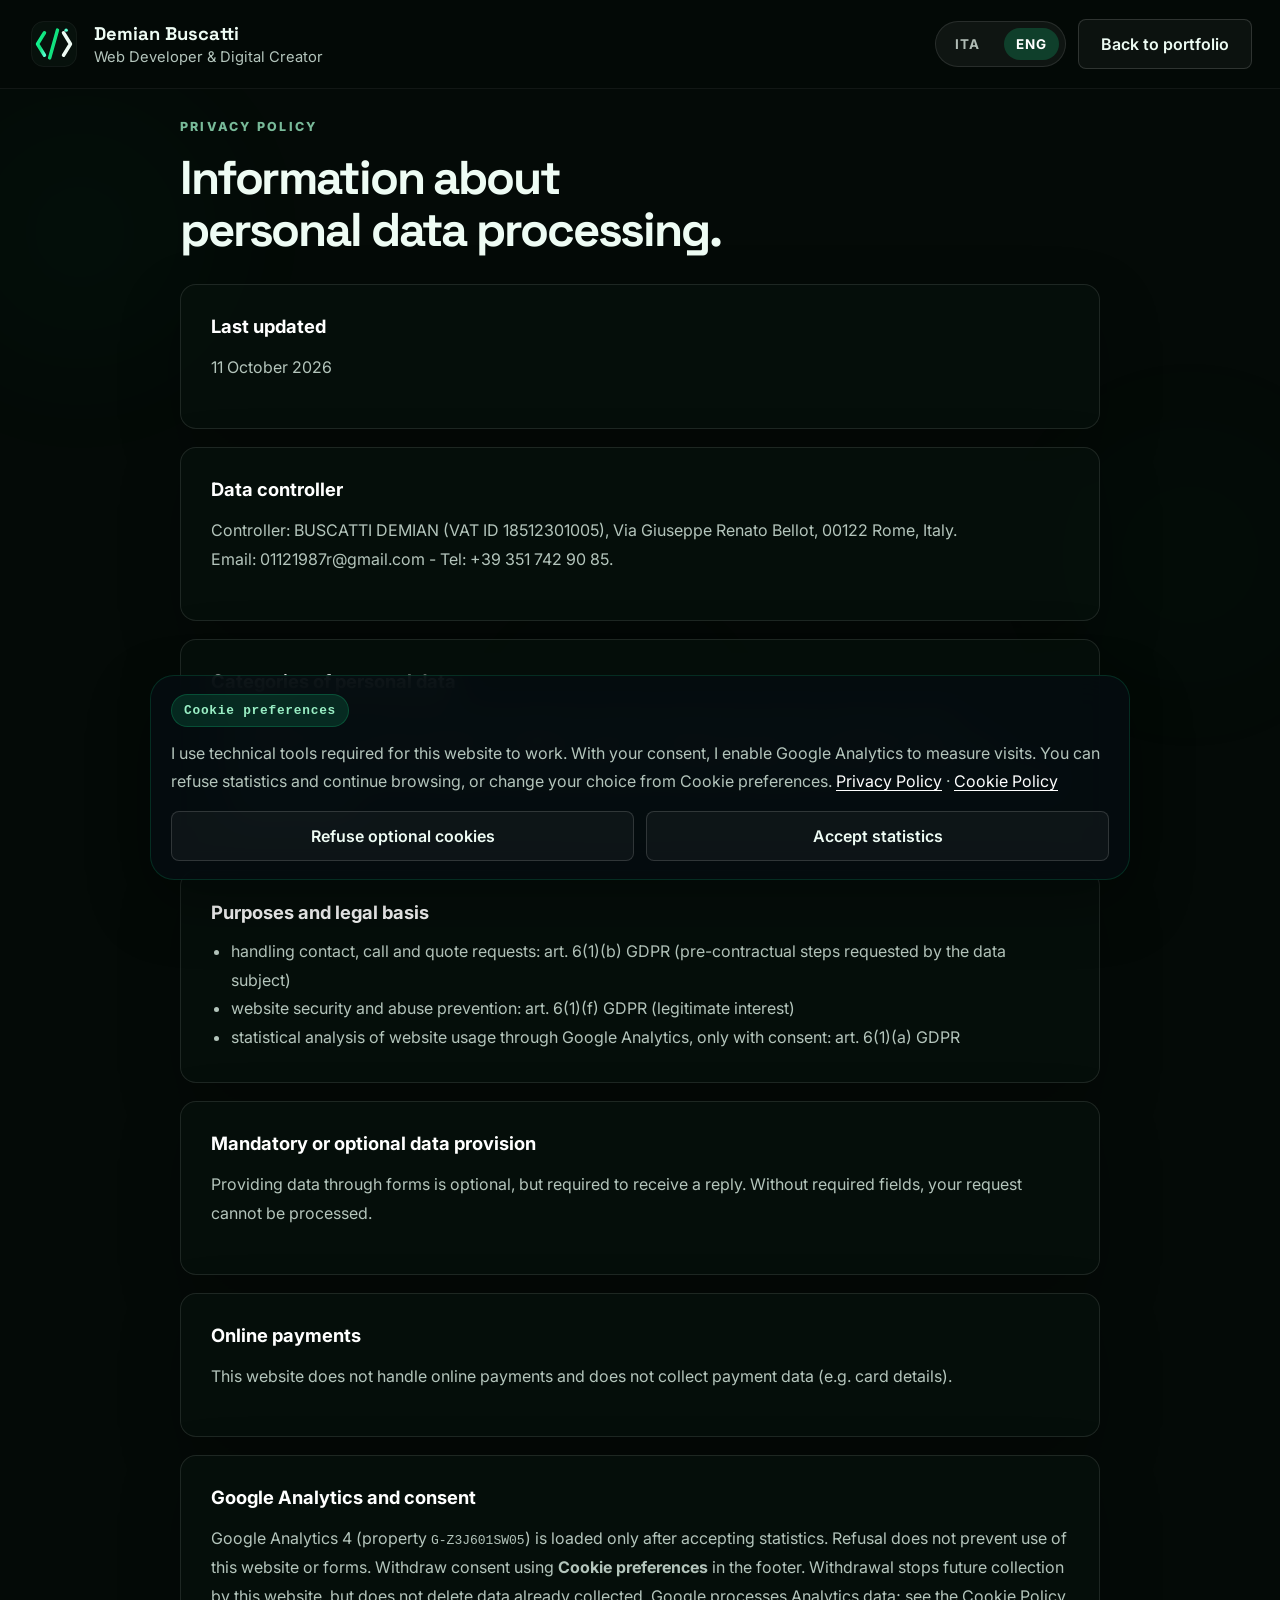
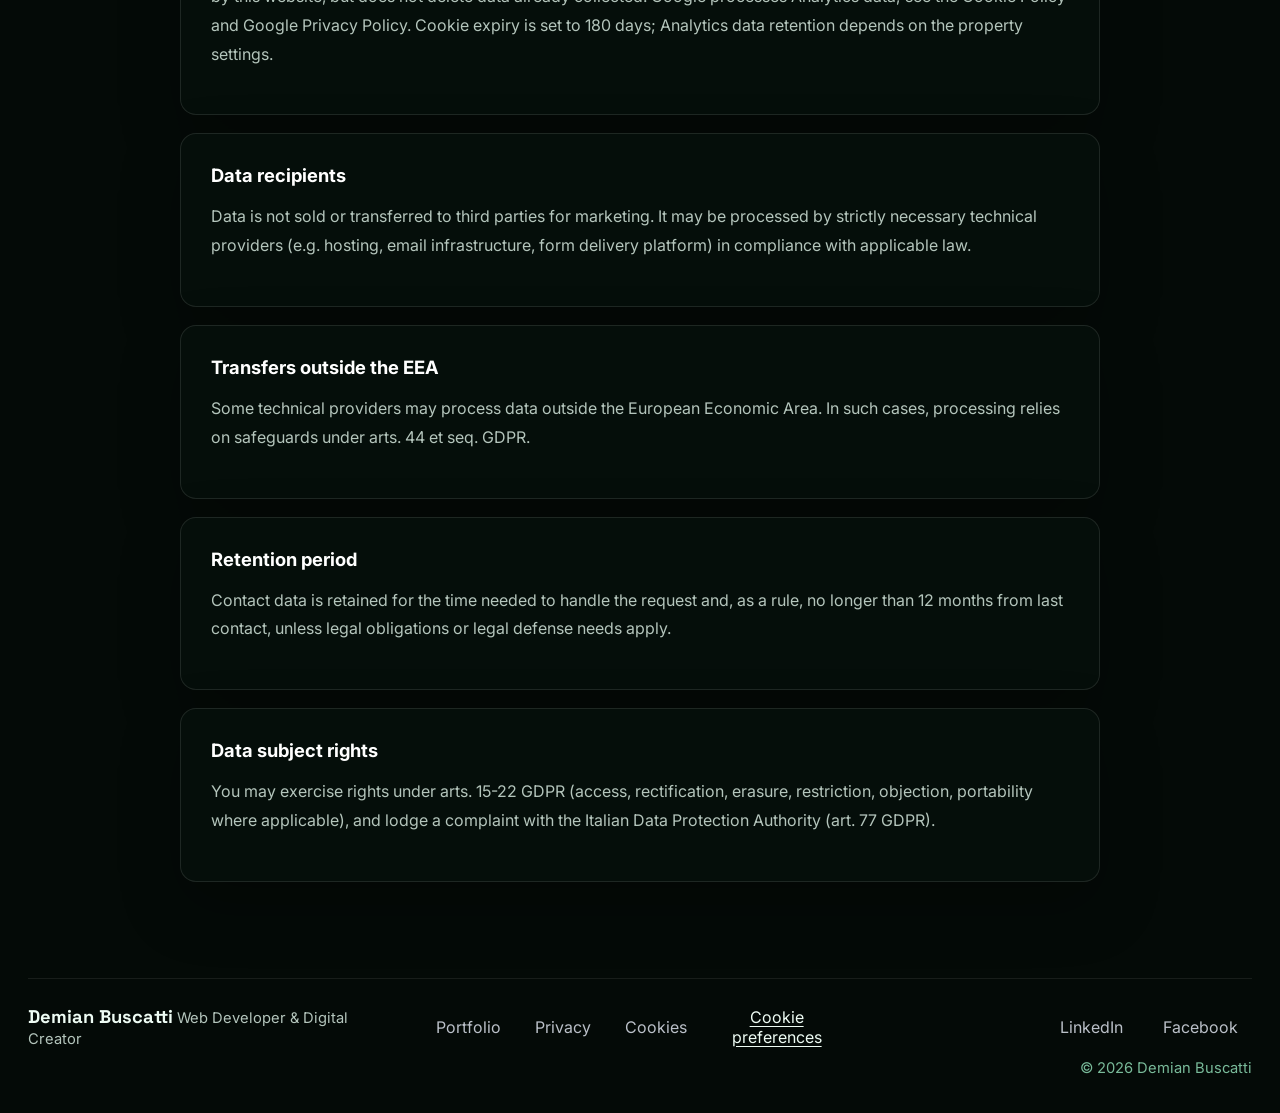
<file: privacy-en.html>
<!doctype html>
<html lang="en">
  <head>
    <meta charset="UTF-8" />
    <meta name="viewport" content="width=device-width, initial-scale=1.0" />
    <title>Privacy Policy | Demian Buscatti</title>
    <script src="consent.js?v=20261011-14" defer></script>
    <link rel="icon" type="image/svg+xml" href="/favicon.svg" />
    <link rel="icon" type="image/x-icon" href="/favicon.ico" sizes="any" />
    <link rel="shortcut icon" href="/favicon.ico" />
    <link rel="icon" type="image/png" sizes="48x48" href="/favicon.png" />
    <link rel="icon" type="image/png" sizes="96x96" href="/favicon-96x96.png" />
    <link rel="icon" type="image/png" sizes="192x192" href="/favicon-192x192.png" />
    <link rel="icon" type="image/png" sizes="512x512" href="/favicon-512x512.png" />
    <link rel="apple-touch-icon" sizes="180x180" href="/apple-touch-icon.png" />
    <link rel="manifest" href="/site.webmanifest" />
    <meta name="theme-color" content="#0b1020" />
    <meta name="description" content="Privacy Policy of demianweb.it for contact and call requests." />
    <meta name="robots" content="index, follow" />
    <link rel="canonical" href="https://demianweb.it/privacy-en.html" />
    <link rel="alternate" hreflang="it" href="https://demianweb.it/privacy.html" />
    <link rel="alternate" hreflang="en" href="https://demianweb.it/privacy-en.html" />
    <link rel="alternate" hreflang="x-default" href="https://demianweb.it/privacy.html" />
    <meta property="og:type" content="article" />
    <meta property="og:locale" content="en_US" />
    <meta property="og:title" content="Privacy Policy | Demian Buscatti" />
    <meta property="og:description" content="Information on personal data processing for demianweb.it." />
    <meta property="og:url" content="https://demianweb.it/privacy-en.html" />
    <link rel="preconnect" href="https://fonts.googleapis.com" />
    <link rel="preconnect" href="https://fonts.gstatic.com" crossorigin />
    <link href="https://fonts.googleapis.com/css2?family=Inter:wght@400;500;600;700;800&family=Space+Grotesk:wght@500;700&display=swap" rel="stylesheet" />
    <link rel="stylesheet" href="styles.css?v=20261012-2" />
  </head>
  <body>
    <div class="page-noise"></div>
    <div class="ambient ambient-a"></div>
    <div class="ambient ambient-b"></div>
    <div class="ambient ambient-c"></div>

    <header class="site-header is-solid">
      <div class="header-shell">
        <a class="brand" href="index-en.html" aria-label="Demian Buscatti home">
          <span class="brand-mark"><img src="logo-demian-buscatti.svg" alt="DemianWeb logo" /></span>
          <span class="brand-copy">
            <strong>Demian Buscatti</strong>
            <span>Web Developer & Digital Creator</span>
          </span>
        </a>
        <div class="header-actions">
          <div class="lang-switch" aria-label="Language selector">
            <a href="privacy.html" lang="it">ITA</a>
            <a class="is-active" href="privacy-en.html" lang="en">ENG</a>
          </div>
          <a class="btn btn-outline" href="index-en.html">Back to portfolio</a>
        </div>
      </div>
    </header>

    <main class="legal-page">
      <section class="section">
        <div class="section-shell legal-layout">
          <div class="section-heading reveal is-visible">
            <span class="eyebrow">Privacy Policy</span>
            <h2>Information about personal data processing.</h2>
          </div>

          <article class="legal-card reveal is-visible">
            <h3>Last updated</h3>
            <p>11 October 2026</p>
          </article>

          <article class="legal-card reveal is-visible">
            <h3>Data controller</h3>
            <p>
              Controller: BUSCATTI DEMIAN (VAT ID 18512301005), Via Giuseppe Renato Bellot, 00122 Rome, Italy.<br>
              Email: <a href="mailto:01121987r@gmail.com">01121987r@gmail.com</a> - Tel: <a href="tel:+393517429085">+39 351 742 90 85</a>.
            </p>
          </article>

          <article class="legal-card reveal is-visible">
            <h3>Categories of personal data</h3>
            <ul>
              <li>identification and contact data sent through forms (name, email, phone number, message content)</li>
              <li>technical browsing data required for website operation, including requests to hosting and Google Fonts</li>
              <li>only with consent: online identifiers, device and browser information, pages and interactions measured through Google Analytics</li>
            </ul>
          </article>

          <article class="legal-card reveal is-visible">
            <h3>Purposes and legal basis</h3>
            <ul>
              <li>handling contact, call and quote requests: art. 6(1)(b) GDPR (pre-contractual steps requested by the data subject)</li>
              <li>website security and abuse prevention: art. 6(1)(f) GDPR (legitimate interest)</li>
              <li>statistical analysis of website usage through Google Analytics, only with consent: art. 6(1)(a) GDPR</li>
            </ul>
          </article>

          <article class="legal-card reveal is-visible">
            <h3>Mandatory or optional data provision</h3>
            <p>Providing data through forms is optional, but required to receive a reply. Without required fields, your request cannot be processed.</p>
          </article>

          <article class="legal-card reveal is-visible">
            <h3>Online payments</h3>
            <p>This website does not handle online payments and does not collect payment data (e.g. card details).</p>
          </article>

          <article class="legal-card reveal is-visible">
            <h3>Google Analytics and consent</h3>
            <p>Google Analytics 4 (property <code>G-Z3J601SW05</code>) is loaded only after accepting statistics. Refusal does not prevent use of this website or forms. Withdraw consent using <strong>Cookie preferences</strong> in the footer. Withdrawal stops future collection by this website, but does not delete data already collected. Google processes Analytics data; see the <a href="cookie-en.html">Cookie Policy</a> and <a href="https://policies.google.com/privacy" target="_blank" rel="noreferrer">Google Privacy Policy</a>. Cookie expiry is set to 180 days; Analytics data retention depends on the property settings.</p>
          </article>

          <article class="legal-card reveal is-visible">
            <h3>Data recipients</h3>
            <p>Data is not sold or transferred to third parties for marketing. It may be processed by strictly necessary technical providers (e.g. hosting, email infrastructure, form delivery platform) in compliance with applicable law.</p>
          </article>

          <article class="legal-card reveal is-visible">
            <h3>Transfers outside the EEA</h3>
            <p>Some technical providers may process data outside the European Economic Area. In such cases, processing relies on safeguards under arts. 44 et seq. GDPR.</p>
          </article>

          <article class="legal-card reveal is-visible">
            <h3>Retention period</h3>
            <p>Contact data is retained for the time needed to handle the request and, as a rule, no longer than 12 months from last contact, unless legal obligations or legal defense needs apply.</p>
          </article>

          <article class="legal-card reveal is-visible">
            <h3>Data subject rights</h3>
            <p>You may exercise rights under arts. 15-22 GDPR (access, rectification, erasure, restriction, objection, portability where applicable), and lodge a complaint with the Italian Data Protection Authority (art. 77 GDPR).</p>
          </article>
        </div>
      </section>
    </main>

    <footer class="site-footer">
      <div class="section-shell footer-layout">
        <div>
          <strong>Demian Buscatti</strong>
          <span>Web Developer & Digital Creator</span>
        </div>
        <div class="footer-nav">
          <a href="index-en.html">Portfolio</a>
          <a href="privacy-en.html">Privacy</a>
          <a href="cookie-en.html">Cookies</a>
          <button class="cookie-preferences" type="button" data-cookie-preferences>Cookie preferences</button>
        </div>
        <div class="footer-meta">
          <a href="https://www.linkedin.com/in/demian-buscatti-9a42303ab" target="_blank" rel="noreferrer">LinkedIn</a>
          <a href="https://www.facebook.com/profile.php?id=61574333067722" target="_blank" rel="noreferrer">Facebook</a>
          <span>© 2026 Demian Buscatti</span>
        </div>
      </div>
    </footer>

    <script src="script.js?v=20261011-14"></script>
  </body>
</html>
</file>
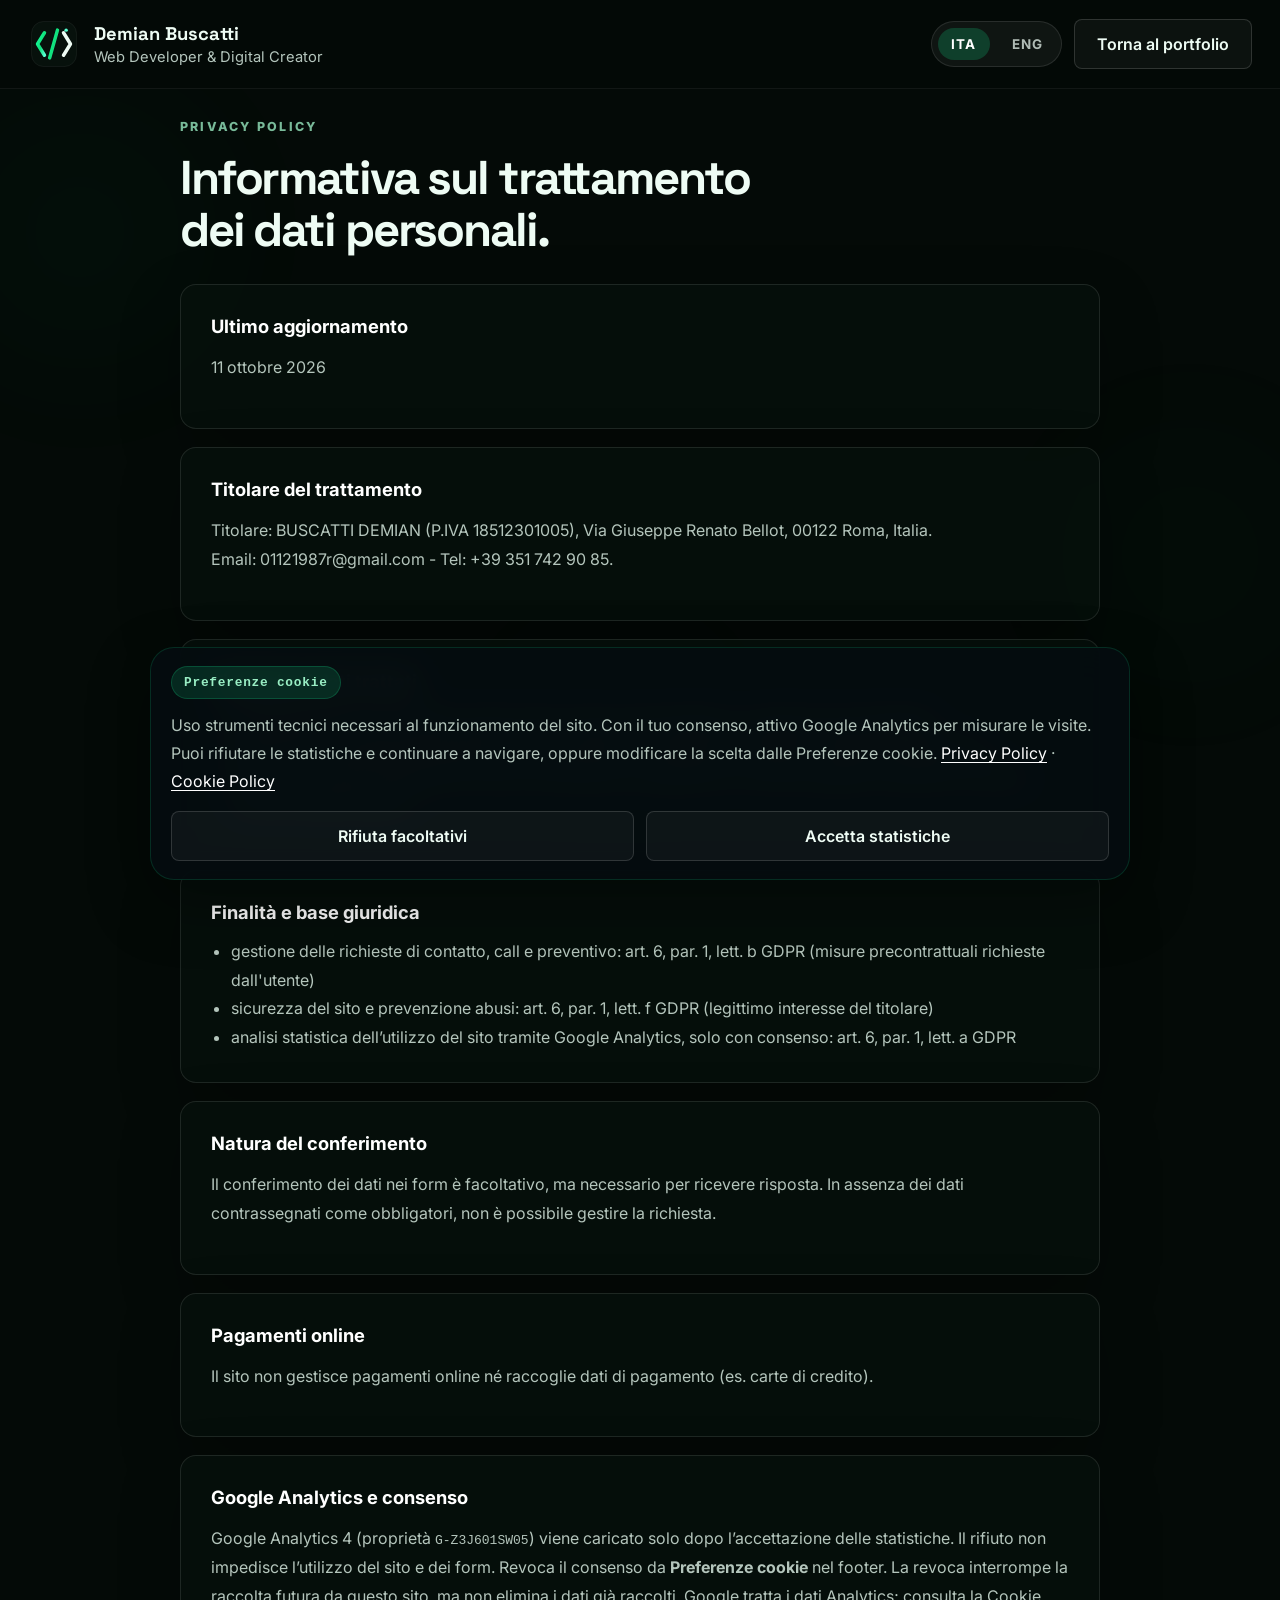
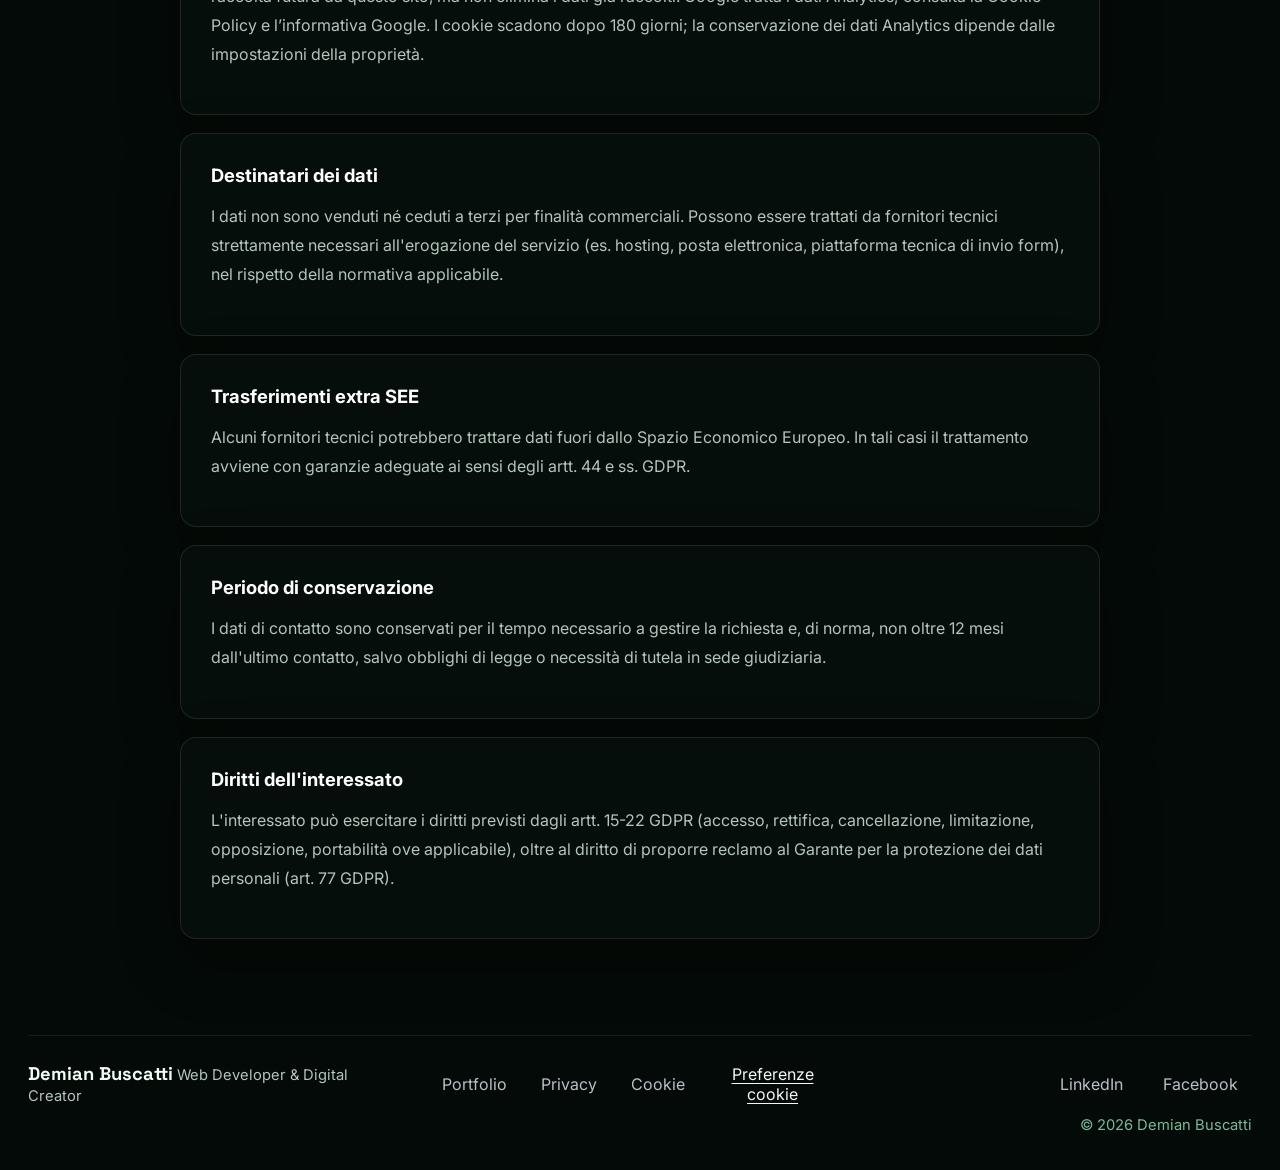
<file: privacy.html>
<!doctype html>
<html lang="it">
  <head>
    <meta charset="UTF-8" />
    <meta name="viewport" content="width=device-width, initial-scale=1.0" />
    <title>Privacy Policy | Demian Buscatti</title>
    <script src="consent.js?v=20261011-14" defer></script>
    <link rel="icon" type="image/svg+xml" href="/favicon.svg" />
    <link rel="icon" type="image/x-icon" href="/favicon.ico" sizes="any" />
    <link rel="shortcut icon" href="/favicon.ico" />
    <link rel="icon" type="image/png" sizes="48x48" href="/favicon.png" />
    <link rel="icon" type="image/png" sizes="96x96" href="/favicon-96x96.png" />
    <link rel="icon" type="image/png" sizes="192x192" href="/favicon-192x192.png" />
    <link rel="icon" type="image/png" sizes="512x512" href="/favicon-512x512.png" />
    <link rel="apple-touch-icon" sizes="180x180" href="/apple-touch-icon.png" />
    <link rel="manifest" href="/site.webmanifest" />
    <meta name="theme-color" content="#0b1020" />
    <meta name="description" content="Privacy Policy del sito demianweb.it: trattamento dati per richieste contatto e call." />
    <meta name="robots" content="index, follow" />
    <link rel="canonical" href="https://demianweb.it/privacy.html" />
    <link rel="alternate" hreflang="it" href="https://demianweb.it/privacy.html" />
    <link rel="alternate" hreflang="en" href="https://demianweb.it/privacy-en.html" />
    <link rel="alternate" hreflang="x-default" href="https://demianweb.it/privacy.html" />
    <meta property="og:type" content="article" />
    <meta property="og:locale" content="it_IT" />
    <meta property="og:title" content="Privacy Policy | Demian Buscatti" />
    <meta property="og:description" content="Informativa sul trattamento dei dati personali del sito demianweb.it." />
    <meta property="og:url" content="https://demianweb.it/privacy.html" />
    <link rel="preconnect" href="https://fonts.googleapis.com" />
    <link rel="preconnect" href="https://fonts.gstatic.com" crossorigin />
    <link href="https://fonts.googleapis.com/css2?family=Inter:wght@400;500;600;700;800&family=Space+Grotesk:wght@500;700&display=swap" rel="stylesheet" />
    <link rel="stylesheet" href="styles.css?v=20261012-2" />
  </head>
  <body>
    <div class="page-noise"></div>
    <div class="ambient ambient-a"></div>
    <div class="ambient ambient-b"></div>
    <div class="ambient ambient-c"></div>

    <header class="site-header is-solid">
      <div class="header-shell">
        <a class="brand" href="/" aria-label="Demian Buscatti home">
          <span class="brand-mark"><img src="logo-demian-buscatti.svg" alt="Logo DemianWeb" /></span>
          <span class="brand-copy">
            <strong>Demian Buscatti</strong>
            <span>Web Developer & Digital Creator</span>
          </span>
        </a>
        <div class="header-actions">
          <div class="lang-switch" aria-label="Selezione lingua">
            <a class="is-active" href="privacy.html" lang="it">ITA</a>
            <a href="privacy-en.html" lang="en">ENG</a>
          </div>
          <a class="btn btn-outline" href="/">Torna al portfolio</a>
        </div>
      </div>
    </header>

    <main class="legal-page">
      <section class="section">
        <div class="section-shell legal-layout">
          <div class="section-heading reveal is-visible">
            <span class="eyebrow">Privacy Policy</span>
            <h2>Informativa sul trattamento dei dati personali.</h2>
          </div>

          <article class="legal-card reveal is-visible">
            <h3>Ultimo aggiornamento</h3>
            <p>11 ottobre 2026</p>
          </article>

          <article class="legal-card reveal is-visible">
            <h3>Titolare del trattamento</h3>
            <p>
              Titolare: BUSCATTI DEMIAN (P.IVA 18512301005), Via Giuseppe Renato Bellot, 00122 Roma, Italia.<br>
              Email: <a href="mailto:01121987r@gmail.com">01121987r@gmail.com</a> - Tel: <a href="tel:+393517429085">+39 351 742 90 85</a>.
            </p>
          </article>

          <article class="legal-card reveal is-visible">
            <h3>Tipologie di dati trattati</h3>
            <ul>
              <li>dati identificativi e di contatto inviati nei form (nome, email, telefono, contenuto del messaggio)</li>
              <li>dati tecnici di navigazione necessari al funzionamento, comprese le richieste a hosting e Google Fonts</li>
              <li>solo con consenso: identificativi online, informazioni su dispositivo e browser, pagine e interazioni misurate tramite Google Analytics</li>
            </ul>
          </article>

          <article class="legal-card reveal is-visible">
            <h3>Finalità e base giuridica</h3>
            <ul>
              <li>gestione delle richieste di contatto, call e preventivo: art. 6, par. 1, lett. b GDPR (misure precontrattuali richieste dall'utente)</li>
              <li>sicurezza del sito e prevenzione abusi: art. 6, par. 1, lett. f GDPR (legittimo interesse del titolare)</li>
              <li>analisi statistica dell’utilizzo del sito tramite Google Analytics, solo con consenso: art. 6, par. 1, lett. a GDPR</li>
            </ul>
          </article>

          <article class="legal-card reveal is-visible">
            <h3>Natura del conferimento</h3>
            <p>Il conferimento dei dati nei form è facoltativo, ma necessario per ricevere risposta. In assenza dei dati contrassegnati come obbligatori, non è possibile gestire la richiesta.</p>
          </article>

          <article class="legal-card reveal is-visible">
            <h3>Pagamenti online</h3>
            <p>Il sito non gestisce pagamenti online né raccoglie dati di pagamento (es. carte di credito).</p>
          </article>

          <article class="legal-card reveal is-visible">
            <h3>Google Analytics e consenso</h3>
            <p>Google Analytics 4 (proprietà <code>G-Z3J601SW05</code>) viene caricato solo dopo l’accettazione delle statistiche. Il rifiuto non impedisce l’utilizzo del sito e dei form. Revoca il consenso da <strong>Preferenze cookie</strong> nel footer. La revoca interrompe la raccolta futura da questo sito, ma non elimina i dati già raccolti. Google tratta i dati Analytics; consulta la <a href="cookie.html">Cookie Policy</a> e l’<a href="https://policies.google.com/privacy?hl=it" target="_blank" rel="noreferrer">informativa Google</a>. I cookie scadono dopo 180 giorni; la conservazione dei dati Analytics dipende dalle impostazioni della proprietà.</p>
          </article>

          <article class="legal-card reveal is-visible">
            <h3>Destinatari dei dati</h3>
            <p>I dati non sono venduti né ceduti a terzi per finalità commerciali. Possono essere trattati da fornitori tecnici strettamente necessari all'erogazione del servizio (es. hosting, posta elettronica, piattaforma tecnica di invio form), nel rispetto della normativa applicabile.</p>
          </article>

          <article class="legal-card reveal is-visible">
            <h3>Trasferimenti extra SEE</h3>
            <p>Alcuni fornitori tecnici potrebbero trattare dati fuori dallo Spazio Economico Europeo. In tali casi il trattamento avviene con garanzie adeguate ai sensi degli artt. 44 e ss. GDPR.</p>
          </article>

          <article class="legal-card reveal is-visible">
            <h3>Periodo di conservazione</h3>
            <p>I dati di contatto sono conservati per il tempo necessario a gestire la richiesta e, di norma, non oltre 12 mesi dall'ultimo contatto, salvo obblighi di legge o necessità di tutela in sede giudiziaria.</p>
          </article>

          <article class="legal-card reveal is-visible">
            <h3>Diritti dell'interessato</h3>
            <p>L'interessato può esercitare i diritti previsti dagli artt. 15-22 GDPR (accesso, rettifica, cancellazione, limitazione, opposizione, portabilità ove applicabile), oltre al diritto di proporre reclamo al Garante per la protezione dei dati personali (art. 77 GDPR).</p>
          </article>
        </div>
      </section>
    </main>

    <footer class="site-footer">
      <div class="section-shell footer-layout">
        <div>
          <strong>Demian Buscatti</strong>
          <span>Web Developer & Digital Creator</span>
        </div>
        <div class="footer-nav">
          <a href="/">Portfolio</a>
          <a href="privacy.html">Privacy</a>
          <a href="cookie.html">Cookie</a>
          <button class="cookie-preferences" type="button" data-cookie-preferences>Preferenze cookie</button>
        </div>
        <div class="footer-meta">
          <a href="https://www.linkedin.com/in/demian-buscatti-9a42303ab" target="_blank" rel="noreferrer">LinkedIn</a>
          <a href="https://www.facebook.com/profile.php?id=61574333067722" target="_blank" rel="noreferrer">Facebook</a>
          <span>© 2026 Demian Buscatti</span>
        </div>
      </div>
    </footer>

    <script src="script.js?v=20261011-14"></script>
  </body>
</html>
</file>
<file: styles.css>
:root {
  --bg: #040a07;
  --bg-alt: #08130d;
  --panel: rgba(255, 255, 255, 0.06);
  --panel-strong: rgba(255, 255, 255, 0.1);
  --text: #eefcf4;
  --muted: #b4c5bc;
  --line: rgba(255, 255, 255, 0.12);
  --blue: #14ff9d;
  --violet: #0fe07b;
  --cyan: #58ffd1;
  --glow: linear-gradient(135deg, rgba(20, 255, 157, 0.86), rgba(15, 224, 123, 0.74), rgba(88, 255, 209, 0.72));
  --shadow: 0 24px 60px rgba(0, 0, 0, 0.28);
  --radius-xl: 16px;
  --radius-lg: 12px;
  --radius-md: 8px;
}

* {
  box-sizing: border-box;
}

html {
  scroll-behavior: smooth;
}

body {
  margin: 0;
  font-family: "Inter", sans-serif;
  background: var(--bg);
  color: var(--text);
  overflow-x: hidden;
}

body.menu-open {
  overflow: hidden;
}

body.modal-open .whatsapp-float {
  display: none;
}

img {
  display: block;
  width: 100%;
}

a {
  color: inherit;
  text-decoration: none;
}

button,
input,
textarea {
  font: inherit;
}

.page-noise {
  position: fixed;
  inset: 0;
  pointer-events: none;
  opacity: 0.025;
  background-image: radial-gradient(rgba(255, 255, 255, 0.22) 0.4px, transparent 0.4px);
  background-size: 10px 10px;
}

.ambient {
  position: fixed;
  border-radius: 999px;
  filter: blur(80px);
  pointer-events: none;
  opacity: 0.08;
}

.ambient-a {
  width: 320px;
  height: 320px;
  top: 8%;
  left: -80px;
  background: rgba(20, 255, 157, 0.28);
}

.ambient-b {
  width: 300px;
  height: 300px;
  top: 45%;
  right: -60px;
  background: rgba(15, 224, 123, 0.22);
}

.ambient-c {
  width: 260px;
  height: 260px;
  bottom: 4%;
  left: 38%;
  background: rgba(88, 255, 209, 0.18);
}

.section-shell,
.header-shell {
  width: min(100%, calc(100% - 56px));
  max-width: 1320px;
  margin: 0 auto;
}

.site-header {
  position: sticky;
  top: 0;
  z-index: 60;
  backdrop-filter: blur(18px);
  background: rgba(4, 10, 7, 0.94);
  border-bottom: 1px solid rgba(255, 255, 255, 0.06);
}

.site-header.is-solid {
  background: rgba(4, 10, 7, 0.98);
}

.header-shell {
  display: flex;
  align-items: center;
  justify-content: space-between;
  gap: 24px;
  padding: 18px 0;
}

.brand {
  display: flex;
  align-items: center;
  gap: 14px;
}

.brand-mark {
  width: 52px;
  height: 52px;
  display: grid;
  place-items: center;
  border-radius: 18px;
  overflow: hidden;
}

.brand-mark img {
  width: 100%;
  height: 100%;
  object-fit: contain;
}

.brand-copy {
  display: grid;
  gap: 3px;
}

.brand-copy strong,
.hero-copy h1,
.section h2,
.service-card h3,
.timeline-step h3,
.project-overlay h3,
.site-footer strong {
  font-family: "Space Grotesk", sans-serif;
}

.brand-copy strong,
.site-footer strong {
  font-size: 1.15rem;
}

.brand-copy span,
.site-footer span {
  color: var(--muted);
  font-size: 0.92rem;
}

.desktop-nav,
.header-actions,
.lang-switch,
.footer-nav,
.footer-meta,
.contact-links,
.hero-actions,
.hero-metrics,
.project-tags,
.cookie-actions {
  display: flex;
  align-items: center;
}

.desktop-nav,
.footer-nav {
  gap: 6px;
}

.desktop-nav a,
.footer-nav a,
.footer-meta a {
  padding: 10px 14px;
  border-radius: 999px;
  color: rgba(238, 244, 255, 0.78);
  transition: background 0.25s ease, color 0.25s ease;
}

.desktop-nav a:hover,
.footer-nav a:hover,
.footer-meta a:hover {
  background: rgba(255, 255, 255, 0.06);
  color: #fff;
}

.header-actions {
  gap: 12px;
}

.lang-switch {
  gap: 10px;
  padding: 6px;
  border-radius: 999px;
  background: rgba(255, 255, 255, 0.05);
  border: 1px solid rgba(255, 255, 255, 0.1);
}

.lang-switch a {
  display: inline-flex;
  align-items: center;
  justify-content: center;
  min-width: 52px;
  padding: 8px 12px;
  border-radius: 999px;
  color: rgba(238, 252, 244, 0.72);
  font-size: 0.84rem;
  font-weight: 700;
  letter-spacing: 0.08em;
  text-transform: uppercase;
  transition: background 0.25s ease, color 0.25s ease;
}

.lang-switch a.is-active {
  background: rgba(20, 255, 157, 0.18);
  color: #fff;
}

.btn {
  position: relative;
  display: inline-flex;
  align-items: center;
  justify-content: center;
  gap: 10px;
  padding: 14px 22px;
  border-radius: 8px;
  border: 1px solid transparent;
  font-weight: 600;
  min-height: 48px;
  cursor: pointer;
  transition: transform 0.25s ease, box-shadow 0.25s ease, background 0.25s ease, border-color 0.25s ease;
}

.btn:hover {
  transform: translateY(-2px);
}

.btn-primary {
  background: var(--blue);
  color: #042015;
  box-shadow: none;
}

.btn-outline {
  background: rgba(255, 255, 255, 0.04);
  color: var(--text);
  border-color: rgba(255, 255, 255, 0.14);
}

.menu-toggle {
  display: none;
  width: 50px;
  height: 50px;
  border: 1px solid rgba(255, 255, 255, 0.12);
  border-radius: 16px;
  background: rgba(255, 255, 255, 0.04);
  flex-direction: column;
  justify-content: center;
  align-items: center;
  gap: 4px;
  cursor: pointer;
}

.menu-toggle span {
  width: 20px;
  height: 2px;
  border-radius: 999px;
  background: #fff;
}

.mobile-nav {
  display: none;
  width: min(100%, calc(100% - 56px));
  max-width: 1440px;
  margin: 0 auto;
  padding-bottom: 18px;
}

.mobile-nav a {
  display: block;
  margin-top: 10px;
  padding: 14px 16px;
  border-radius: 18px;
  background: rgba(255, 255, 255, 0.05);
  border: 1px solid rgba(255, 255, 255, 0.08);
}

.mobile-cta {
  margin-top: 12px;
}

.section {
  position: relative;
  padding: 96px 0;
}

.portfolio-section {
  padding-bottom: 96px;
}

.process-section {
  padding-top: 96px;
  background: var(--bg-alt);
}

.hero-section {
  position: relative;
  min-height: auto;
  display: grid;
  align-items: start;
  overflow: hidden;
}

@media (min-width: 901px) {
  .hero-section {
    min-height: 700px;
    padding-top: 84px;
    padding-bottom: 84px;
    align-items: center;
  }
}

.hero-grid-lines,
.hero-grid-lines::before {
  position: absolute;
  inset: 0;
  content: "";
}

.hero-grid-lines {
  background-image: linear-gradient(rgba(255,255,255,0.03) 1px, transparent 1px), linear-gradient(90deg, rgba(255,255,255,0.03) 1px, transparent 1px);
  background-size: 120px 120px;
  mask-image: radial-gradient(circle at center, black 42%, transparent 85%);
}

.particles span {
  position: absolute;
  width: 10px;
  height: 10px;
  border-radius: 999px;
  background: radial-gradient(circle, rgba(235,255,245,0.94), rgba(88,255,209,0.12));
  box-shadow: 0 0 22px rgba(88, 255, 209, 0.42);
  animation: floatParticle 12s linear infinite;
}

.particles span:nth-child(1) { top: 18%; left: 10%; animation-delay: 0s; }
.particles span:nth-child(2) { top: 30%; left: 78%; animation-delay: 1.4s; }
.particles span:nth-child(3) { top: 58%; left: 18%; animation-delay: 2.8s; }
.particles span:nth-child(4) { top: 64%; left: 72%; animation-delay: 4.2s; }
.particles span:nth-child(5) { top: 24%; left: 46%; animation-delay: 5.6s; }
.particles span:nth-child(6) { top: 74%; left: 52%; animation-delay: 7s; }

.hero-shell {
  position: relative;
  padding-top: 0;
  z-index: 1;
  display: grid;
  grid-template-columns: minmax(0, 1.05fr) minmax(0, 1fr);
  gap: 64px;
  align-items: center;
}

.eyebrow {
  display: inline-block;
  margin-bottom: 18px;
  text-transform: uppercase;
  letter-spacing: 0.18em;
  font-size: 0.78rem;
  font-weight: 800;
  color: rgba(166, 255, 210, 0.72);
}

.eyebrow.muted {
  color: rgba(238, 244, 255, 0.58);
}

.hero-copy h1,
.section h2 {
  margin: 0;
  line-height: 0.96;
  letter-spacing: -0.045em;
}

.hero-copy h1 {
  max-width: 840px;
  font-size: clamp(3rem, 5.5vw, 5.5rem);
  line-height: 1.04;
  text-wrap: balance;
}

.hero-copy .eyebrow {
  font-size: 0.72rem;
  letter-spacing: 0.1em;
}

.section h2 {
  max-width: 900px;
  font-size: clamp(2.3rem, 3.7vw, 3.6rem);
  line-height: 1.1;
  text-wrap: balance;
}

.hero-copy p,
.intro-copy p,
.section-heading + p,
.service-card p,
.timeline-step p,
.contact-copy p,
.contact-form label,
.contact-form input,
.contact-form textarea,
.testimonial-card p,
.skill-chip span,
.glass-panel strong,
.glass-panel span,
.project-overlay p,
.form-feedback {
  line-height: 1.8;
}

.hero-copy p {
  max-width: 620px;
  margin: 24px 0 0;
  color: var(--muted);
  font-size: 1.02rem;
}

.hero-actions,
.contact-links,
.cookie-actions {
  gap: 12px;
  flex-wrap: wrap;
}

.hero-actions {
  margin-top: 34px;
}

.hero-metrics {
  gap: 18px;
  flex-wrap: wrap;
  margin-top: 42px;
}

.hero-metrics article,
.glass-card,
.glass-panel,
.service-card,
.project-card,
.timeline-step,
.skill-chip,
.testimonial-card,
.contact-form {
  background: rgba(255, 255, 255, 0.05);
  border: 1px solid rgba(255, 255, 255, 0.1);
  box-shadow: var(--shadow);
  backdrop-filter: blur(18px);
}

.hero-metrics article {
  padding: 0 18px 0 0;
  border-radius: 0;
  border: 0;
  border-right: 1px solid var(--line);
  background: transparent;
  box-shadow: none;
  backdrop-filter: none;
}

.hero-metrics strong {
  display: block;
  font-size: 1.05rem;
}

.hero-metrics strong small {
  font-size: 0.58em;
  font-weight: 800;
  color: #fff;
}

.hero-metrics span {
  color: var(--muted);
  font-size: 0.9rem;
}

.hero-visual {
  position: relative;
  min-height: 0;
}

.orbital {
  position: absolute;
  border-radius: 999px;
  border: 1px solid rgba(255, 255, 255, 0.12);
}

.orbital-a {
  inset: 60px 40px auto auto;
  width: 320px;
  height: 320px;
  border-color: rgba(75, 124, 255, 0.28);
}

.orbital-b {
  inset: auto auto 80px 20px;
  width: 260px;
  height: 260px;
  border-color: rgba(51, 216, 255, 0.22);
}

.glass-card {
  position: absolute;
  border-radius: var(--radius-xl);
  padding: 26px;
}

.code-card {
  top: 42px;
  right: 0;
  width: min(100%, 420px);
}

.stack-card {
  bottom: 30px;
  left: 0;
  width: min(100%, 340px);
}

.glass-topline {
  display: flex;
  gap: 8px;
  margin-bottom: 18px;
}

.glass-topline span {
  width: 10px;
  height: 10px;
  border-radius: 999px;
  background: rgba(255, 255, 255, 0.32);
}

.code-lines {
  display: grid;
  gap: 10px;
  font-family: ui-monospace, SFMono-Regular, Menlo, monospace;
  color: rgba(238, 244, 255, 0.9);
}

.code-lines small,
.code-lines em,
.stack-card p {
  color: rgba(166, 255, 210, 0.76);
}

.code-lines span {
  color: #6fffc1;
}

.stack-card strong {
  display: block;
  font-size: 1.35rem;
  margin-bottom: 6px;
}

.stack-card p {
  margin: 18px 0 0;
}

.intro-layout,
.skills-layout,
.contact-layout {
  display: grid;
  grid-template-columns: minmax(0, 0.9fr) minmax(0, 1.1fr);
  gap: 24px;
  align-items: start;
}

.intro-panels {
  display: grid;
  gap: 18px;
  margin-top: 36px;
}

.glass-panel,
.service-card,
.project-card,
.timeline-step,
.skill-chip,
.testimonial-card,
.contact-form {
  border-radius: var(--radius-xl);
}

.glass-panel {
  padding: 24px;
  transition: transform 0.35s ease, box-shadow 0.35s ease, border-color 0.35s ease;
  background: transparent;
  border: 0;
  border-top: 1px solid var(--line);
  border-radius: 0;
  box-shadow: none;
  backdrop-filter: none;
}

.intro-panels .glass-panel:nth-child(2) {
  animation-delay: 0.22s;
}

.intro-panels .glass-panel:nth-child(3) {
  animation-delay: 0.44s;
}

.intro-panels .glass-panel:nth-child(4) {
  animation-delay: 0.66s;
}

.glass-panel:hover {
  transform: translateY(-3px);
  box-shadow: 0 30px 64px rgba(0, 0, 0, 0.34);
  border-color: rgba(20, 255, 157, 0.24);
  animation-play-state: paused;
}

.glass-panel span,
.footer-meta span {
  color: rgba(166, 255, 210, 0.72);
}

.services-grid,
.portfolio-grid,
.timeline,
.skills-grid {
  display: grid;
  gap: 18px;
}

.services-grid {
  grid-template-columns: repeat(3, minmax(0, 1fr));
}

.service-card {
  padding: 26px;
  transition: transform 0.3s ease, border-color 0.3s ease, box-shadow 0.3s ease;
}

.service-card:hover,
.project-card:hover {
  transform: translateY(-10px) scale(1.03);
  border-color: rgba(20, 255, 157, 0.28);
  box-shadow: 0 30px 64px rgba(0, 0, 0, 0.34);
}

.service-icon {
  width: 54px;
  height: 54px;
  display: grid;
  place-items: center;
  border-radius: 18px;
  background: linear-gradient(135deg, rgba(20, 255, 157, 0.16), rgba(15, 224, 123, 0.2));
  color: #fff;
  font-weight: 700;
  margin-bottom: 18px;
}

.portfolio-grid {
  grid-template-columns: repeat(3, minmax(0, 1fr));
  grid-auto-rows: auto;
}

.project-card,
.project-media {
  position: relative;
  overflow: hidden;
}

.project-card {
  border-radius: var(--radius-xl);
  transition: transform 0.38s ease, box-shadow 0.38s ease, border-color 0.38s ease;
  transform-origin: center;
}

.project-card.large {
  height: 504px;
}

.project-card.small {
  height: 252px;
}

.project-media {
  display: block;
  width: 100%;
  height: 100%;
}

.project-card.large {
  grid-column: span 2;
  grid-row: span 2;
}

.project-card.wide {
  grid-column: span 2;
}

.project-showcase {
  grid-column: 1 / -1;
  display: grid;
  grid-template-columns: repeat(4, minmax(0, 1fr));
  gap: 18px;
  align-content: start;
  min-height: unset;
}
.portfolio-carousel {
  --portfolio-gap: 18px;
  display: block;
  overflow-x: hidden;
  overflow-y: visible;
  cursor: grab;
  user-select: none;
  touch-action: pan-y;
  padding: 24px 0 34px;
  margin: 0;
  mask-image: none;
  -webkit-mask-image: none;
}

.portfolio-carousel.is-dragging {
  cursor: grabbing;
}

.portfolio-track {
  display: flex;
  gap: var(--portfolio-gap);
  flex-wrap: nowrap;
  width: max-content;
  will-change: transform;
  transform: translateX(0);
  padding: 10px 0 14px;
  align-items: stretch;
}

.portfolio-dup {
  display: flex;
  gap: var(--portfolio-gap);
}

.project-mini-card {
  position: relative;
  display: block;
  width: 300px;
  height: 300px;
  flex: 0 0 auto;
  border-radius: var(--radius-xl);
  overflow: hidden;
  background: rgba(5, 12, 9, 0.52);
  border: 1px solid rgba(255, 255, 255, 0.1);
  box-shadow: var(--shadow);
  transition: transform 0.38s ease, box-shadow 0.38s ease, border-color 0.38s ease;
}

.project-mini-card:hover {
  transform: translateY(-8px) scale(1.03);
  box-shadow: 0 34px 70px rgba(0, 0, 0, 0.36);
  border-color: rgba(20, 255, 157, 0.28);
  z-index: 3;
}

.project-mini-card:hover .project-media img {
  transform: scale(1.1);
}

.project-media,
.project-media img,
.project-overlay {
  height: 100%;
}

.project-media img {
  object-fit: cover;
  transition: transform 0.5s ease;
}

.project-card:hover .project-media img {
  transform: scale(1.08);
}

.project-card:has(a[href*="centro-spa-premium"]):hover {
  transform: translateY(-10px) scale(1.03);
  z-index: 3;
}

.project-card.large:hover {
  transform: translateY(-4px);
  z-index: 3;
}

.project-card:has(a[href*="wishtravel.it"]):hover {
  transform: translateY(-10px) scaleX(1.08) scaleY(1.03);
  z-index: 3;
}

.project-card:has(a[href*="studio-dentistico"]):hover {
  transform: translateY(-10px) scaleX(1.08) scaleY(1.03);
  z-index: 3;
}

.project-overlay {
  position: absolute;
  inset: 0;
  display: flex;
  flex-direction: column;
  justify-content: flex-end;
  gap: 12px;
  padding: 18px;
  background: linear-gradient(180deg, rgba(5, 8, 20, 0.1), rgba(5, 8, 20, 0.86));
}

.project-overlay.compact {
  gap: 10px;
}

.project-mini-card .project-overlay p {
  display: -webkit-box;
  -webkit-line-clamp: 4;
  -webkit-box-orient: vertical;
  overflow: hidden;
}

.project-card.large .project-overlay {
  justify-content: flex-end;
  align-items: flex-start;
  text-align: left;
}

.project-overlay h3,
.timeline-step h3,
.service-card h3,
.contact-form label {
  margin: 0;
}

.project-tags {
  gap: 8px;
  flex-wrap: wrap;
}

.project-mini-card .project-tags {
  flex-wrap: nowrap;
}

.project-tags span,
.skill-chip strong,
.timeline-step span {
  display: inline-flex;
  align-items: center;
  justify-content: center;
}

.project-tags span {
  padding: 7px 12px;
  border-radius: 999px;
  background: rgba(255, 255, 255, 0.08);
  border: 1px solid rgba(255, 255, 255, 0.12);
  font-size: 0.84rem;
}

.timeline {
  position: relative;
  grid-template-columns: repeat(4, minmax(0, 1fr));
  margin-top: 30px;
}

.timeline::before {
  content: "";
  position: absolute;
  top: 34px;
  left: 0;
  right: 0;
  height: 1px;
  background: linear-gradient(90deg, rgba(20, 255, 157, 0.58), rgba(15, 224, 123, 0.58), rgba(88, 255, 209, 0.58));
}

.timeline-step {
  position: relative;
  padding: 78px 24px 24px;
  transition: transform 0.35s ease, box-shadow 0.35s ease, border-color 0.35s ease;
}

.timeline-step:hover {
  transform: translateY(-4px);
  box-shadow: 0 30px 64px rgba(0, 0, 0, 0.34);
  border-color: rgba(20, 255, 157, 0.28);
}

.timeline-step span {
  position: absolute;
  top: 0;
  width: 68px;
  height: 68px;
  display: grid;
  place-items: center;
  border-radius: 22px;
  background: linear-gradient(135deg, rgba(20, 255, 157, 0.16), rgba(15, 224, 123, 0.18));
  border: 1px solid rgba(255, 255, 255, 0.12);
  font-weight: 700;
  color: var(--blue);
}

.skills-grid {
  grid-template-columns: repeat(4, minmax(0, 1fr));
}

.pricing-grid {
  display: grid;
  grid-template-columns: repeat(2, minmax(0, 1fr));
  gap: 24px;
  margin-top: 36px;
}

.pricing-card {
  position: relative;
  display: flex;
  flex-direction: column;
  overflow: hidden;
  padding: 28px;
  border-radius: var(--radius-xl);
  background: rgba(255, 255, 255, 0.05);
  border: 1px solid rgba(255, 255, 255, 0.1);
  box-shadow: var(--shadow);
  backdrop-filter: blur(18px);
  transition: transform 0.35s ease, box-shadow 0.35s ease, border-color 0.35s ease;
}

.pricing-card:hover {
  transform: translateY(-4px);
  box-shadow: 0 34px 70px rgba(0, 0, 0, 0.36);
  border-color: rgba(20, 255, 157, 0.24);
}

.pricing-card h3 {
  margin: 0 0 12px;
  font-family: "Space Grotesk", sans-serif;
  font-size: 2rem;
}

.pricing-card p {
  margin: 0 0 14px;
  color: var(--muted);
  line-height: 1.8;
}

.pricing-target {
  margin-top: 6px;
}

.pricing-target strong {
  display: block;
  margin-bottom: 10px;
  font-family: "Space Grotesk", sans-serif;
  font-size: 1rem;
}

.pricing-target ul {
  margin: 0;
  padding-left: 18px;
  color: var(--muted);
  line-height: 1.8;
}

.pricing-target li + li {
  margin-top: 2px;
}

.pricing-included,
.pricing-terms {
  margin-top: 24px;
  padding-top: 20px;
  border-top: 1px solid rgba(255, 255, 255, 0.1);
}

.pricing-card .pricing-included {
  margin-bottom: 20px;
}

@media (min-width: 761px) {
  .pricing-card > .pricing-target:not(.pricing-included) {
    margin-bottom: 24px;
  }

  .pricing-card .pricing-included {
    margin-top: auto;
  }

  .pricing-card .pricing-badge {
    margin-top: 0;
  }

  @supports (grid-template-rows: subgrid) {
    .pricing-card {
      display: grid;
      grid-row: span 4;
      grid-template-rows: subgrid;
      row-gap: 0;
    }

    .pricing-card > .pricing-target:not(.pricing-included) {
      margin-bottom: 0;
    }

    .pricing-card .pricing-included {
      margin-top: 24px;
    }

    .pricing-card .pricing-badge {
      justify-self: start;
      align-self: end;
    }
  }
}

.pricing-terms h3 {
  margin: 0 0 10px;
  font-family: "Space Grotesk", sans-serif;
  font-size: 1rem;
}

.pricing-terms p {
  margin: 0 0 20px;
  color: var(--muted);
  line-height: 1.8;
}

.pricing-label {
  align-self: flex-start;
  display: inline-flex;
  margin-bottom: 18px;
  padding: 7px 12px;
  border-radius: 999px;
  background: rgba(255, 255, 255, 0.06);
  border: 1px solid rgba(255, 255, 255, 0.1);
  color: rgba(166, 255, 210, 0.78);
  font-size: 0.82rem;
  letter-spacing: 0.08em;
  text-transform: uppercase;
}

.pricing-badge {
  position: relative;
  display: inline-block;
  align-self: flex-start;
  margin-top: auto;
  padding: 10px 16px;
  border-radius: 999px;
  background: linear-gradient(135deg, rgba(20, 255, 157, 0.92), rgba(88, 255, 209, 0.86));
  color: #052014;
  font-weight: 800;
  box-shadow: 0 18px 36px rgba(20, 255, 157, 0.2);
}

.skill-chip {
  position: relative;
  padding: 20px;
}

.skill-chip strong {
  margin-bottom: 8px;
  font-size: 1.1rem;
}

.skill-flip-card {
  padding: 0;
  min-height: 150px;
  perspective: 1200px;
  background: transparent;
  border: 0;
  box-shadow: none;
  backdrop-filter: none;
}

.skill-flip-inner {
  position: relative;
  width: 100%;
  height: 100%;
  min-height: 150px;
  transform-style: preserve-3d;
  transition: transform 0.7s ease;
}

.skill-flip-card:hover .skill-flip-inner {
  transform: rotateY(180deg);
}

.skill-face {
  position: absolute;
  inset: 0;
  display: flex;
  flex-direction: column;
  justify-content: center;
  padding: 20px;
  border-radius: var(--radius-xl);
  background: rgba(255, 255, 255, 0.05);
  border: 1px solid rgba(255, 255, 255, 0.1);
  box-shadow: var(--shadow);
  backdrop-filter: blur(18px);
  backface-visibility: hidden;
}

.skill-back {
  transform: rotateY(180deg);
}

.skill-back p {
  margin: 0;
  color: var(--muted);
  line-height: 1.7;
}

.skill-back strong {
  color: #fff;
}

.skill-pills {
  display: grid;
  grid-template-columns: repeat(4, minmax(0, 1fr));
  gap: 16px;
  grid-column: 1 / -1;
  width: 100%;
}

.skill-pill {
  display: flex;
  flex-direction: column;
  padding: 18px 20px;
  border-radius: 22px;
  background: linear-gradient(180deg, rgba(255, 255, 255, 0.08), rgba(255, 255, 255, 0.04));
  border: 1px solid rgba(255, 255, 255, 0.1);
  box-shadow: var(--shadow);
  transition: transform 0.28s ease, border-color 0.28s ease, box-shadow 0.28s ease;
}

.skill-pill:hover {
  transform: translateY(-6px) scale(1.02);
  border-color: rgba(20, 255, 157, 0.28);
  box-shadow: 0 24px 48px rgba(0, 0, 0, 0.28);
}

.quality-metric h3 {
  margin: 0 0 12px;
  color: #fff;
  font-size: 1rem;
  line-height: 1.25;
}

.quality-metric p {
  margin: 0 0 14px;
  color: var(--muted);
  line-height: 1.7;
}

.quality-metric strong {
  display: block;
  margin-top: auto;
  margin-bottom: 16px;
  color: rgba(166, 255, 210, 0.9);
  font-size: 0.82rem;
  font-weight: 700;
  letter-spacing: 0.08em;
  text-transform: uppercase;
}

.quality-meter {
  position: relative;
  height: 10px;
  border-radius: 999px;
  overflow: hidden;
  background: rgba(255, 255, 255, 0.07);
  border: 1px solid rgba(255, 255, 255, 0.08);
}

.quality-meter-fill {
  display: block;
  width: 0;
  height: 100%;
  border-radius: inherit;
  background: linear-gradient(90deg, rgba(20, 255, 157, 0.85), rgba(88, 255, 209, 0.92));
  box-shadow: 0 0 18px rgba(20, 255, 157, 0.28);
  transition: width 1s cubic-bezier(0.22, 1, 0.36, 1);
}

.testimonial-slider {
  display: grid;
  grid-template-columns: auto minmax(0, 1fr) auto;
  gap: 16px;
  align-items: center;
  margin-top: 28px;
}

.slider-control {
  min-height: 44px;
  padding: 12px 16px;
  border-radius: 18px;
  border: 1px solid rgba(255, 255, 255, 0.12);
  background: rgba(255, 255, 255, 0.04);
  color: #fff;
  font-size: 0.85rem;
  cursor: pointer;
}

.testimonial-track {
  position: relative;
  display: grid;
  min-height: 280px;
}

.testimonial-card {
  position: relative;
  grid-area: 1 / 1;
  padding: 34px;
  opacity: 0;
  transform: translateY(12px);
  visibility: hidden;
  pointer-events: none;
  transition: opacity 0.45s ease, transform 0.45s ease;
}

.testimonial-card.is-active {
  opacity: 1;
  transform: translateX(0) scale(1);
  visibility: visible;
  pointer-events: auto;
}

.testimonial-card[hidden] { display: none; }

.testimonial-card strong {
  display: block;
  margin-top: 22px;
}

.contact-form {
  padding: 28px;
  display: grid;
  gap: 18px;
}

.contact-inline-row {
  display: grid;
  gap: 18px;
}

@media (min-width: 901px) {
  .contact-inline-row {
    grid-template-columns: repeat(2, minmax(0, 1fr));
  }
}

.contact-form input,
.contact-form textarea {
  width: 100%;
  padding: 16px 18px;
  border-radius: 18px;
  border: 1px solid rgba(255, 255, 255, 0.12);
  background: rgba(255, 255, 255, 0.04);
  color: #fff;
}

.contact-form textarea {
  min-height: 180px;
  resize: vertical;
}

.consent-check {
  display: flex;
  align-items: flex-start;
  gap: 10px;
  color: var(--muted);
  line-height: 1.6;
}

.consent-check input {
  width: 18px;
  height: 18px;
  margin-top: 3px;
  accent-color: var(--blue);
  flex: 0 0 auto;
}

.form-feedback {
  min-height: 1.4em;
  margin: 0;
  color: rgba(166, 255, 210, 0.82);
}

.modal {
  position: fixed;
  inset: 0;
  z-index: 1300;
  display: none;
  padding: 18px 0;
  overflow-y: auto;
  overscroll-behavior: contain;
}

.modal.is-open {
  display: block;
}

.modal-backdrop {
  position: absolute;
  inset: 0;
  background: rgba(3, 8, 6, 0.72);
  backdrop-filter: blur(8px);
}

.modal-dialog {
  position: relative;
  width: min(760px, calc(100% - 24px));
  margin: 32px auto;
  padding: 28px;
  border-radius: var(--radius-xl);
  background: rgba(7, 17, 12, 0.92);
  border: 1px solid rgba(255, 255, 255, 0.12);
  box-shadow: 0 32px 74px rgba(0, 0, 0, 0.4);
}

.modal-close {
  position: absolute;
  top: 18px;
  right: 18px;
  width: 44px;
  height: 44px;
  display: grid;
  place-items: center;
  border-radius: 999px;
  border: 1px solid rgba(255, 255, 255, 0.12);
  background: rgba(255, 255, 255, 0.04);
  color: #fff;
  font-size: 1.5rem;
  cursor: pointer;
}

.modal-copy {
  max-width: 620px;
  color: var(--muted);
  line-height: 1.8;
}

.modal-contact-form {
  padding: 0;
  margin-top: 18px;
  background: transparent;
  border: 0;
  box-shadow: none;
}

/* Desktop-only: keep the call request modal compact and fixed, without inner scrolling. */
@media (min-width: 1024px) {
  #callModal {
    padding: 0;
    overflow: hidden;
  }

  #callModal .modal-dialog {
    width: min(920px, calc(100% - 48px));
    margin: clamp(18px, 4vh, 40px) auto;
    max-height: none;
  }

  #callModal .modal-copy {
    margin: 6px 0 0;
    max-width: 100%;
  }

  #callModal .modal-contact-form {
    display: grid;
    grid-template-columns: repeat(2, minmax(0, 1fr));
    gap: 14px 16px;
    margin-top: 16px;
    align-items: start;
  }

  #callModal .modal-contact-form > div:nth-child(4) {
    grid-column: 1 / -1;
  }

  #callModal .modal-contact-form textarea {
    min-height: 86px;
  }

  #callModal .consent-check,
  #callModal .modal-contact-form .btn,
  #callModal .modal-contact-form .form-feedback {
    grid-column: 1 / -1;
  }
}

.thanks-dialog {
  width: min(560px, calc(100% - 24px));
}

.thanks-console {
  display: grid;
  gap: 18px;
  padding: 8px 0 2px;
}

.thanks-console h2 {
  margin: 0;
  color: #fff;
  font-family: "Space Grotesk", sans-serif;
  font-size: clamp(2.2rem, 6vw, 3.4rem);
  line-height: 1;
}

.thanks-prompt {
  display: inline-flex;
  width: fit-content;
  padding: 8px 12px;
  border-radius: 999px;
  background: rgba(20, 255, 157, 0.12);
  border: 1px solid rgba(20, 255, 157, 0.18);
  color: rgba(166, 255, 210, 0.92);
  font-family: "IBM Plex Mono", "SFMono-Regular", Consolas, monospace;
  font-size: 0.82rem;
  letter-spacing: 0.06em;
}

.thanks-copy,
.thanks-note {
  margin: 0;
}

.thanks-copy code {
  display: block;
  padding: 16px 18px;
  border-radius: 18px;
  background: rgba(5, 12, 16, 0.86);
  border: 1px solid rgba(20, 255, 157, 0.12);
  color: #d5fff0;
  font-family: "IBM Plex Mono", "SFMono-Regular", Consolas, monospace;
  font-size: 0.95rem;
  line-height: 1.7;
  white-space: normal;
}

.thanks-note {
  color: var(--muted);
  line-height: 1.7;
}

.legal-page {
  padding-top: 6px;
}

.legal-page .section {
  padding-top: 20px;
}

.legal-layout {
  max-width: 920px;
}

.legal-layout .section-heading {
  margin-bottom: 28px;
}

.legal-card {
  padding: 30px;
  border-radius: var(--radius-xl);
  background: rgba(7, 17, 12, 0.82);
  border: 1px solid rgba(255, 255, 255, 0.1);
  box-shadow: var(--shadow);
}

.legal-card + .legal-card {
  margin-top: 18px;
}

.legal-card h3 {
  margin: 0 0 14px;
  color: #fff;
  font-size: 1.15rem;
}

.legal-card p,
.legal-card li {
  color: var(--muted);
  line-height: 1.8;
}

.legal-card ul {
  margin: 14px 0 0;
  padding-left: 20px;
}

.cookie-banner {
  position: fixed;
  left: 20px;
  right: 20px;
  bottom: 20px;
  z-index: 1200;
  display: none;
}

.cookie-banner.is-visible {
  display: block;
}

.cookie-panel {
  max-height: calc(100dvh - 40px);
  overflow-y: auto;
  max-width: 980px;
  margin: 0 auto;
  padding: 18px 20px;
  border-radius: 24px;
  background: rgba(5, 12, 16, 0.92);
  border: 1px solid rgba(20, 255, 157, 0.14);
  box-shadow: 0 24px 60px rgba(0, 0, 0, 0.34);
  backdrop-filter: blur(18px);
}

.cookie-topline {
  display: inline-flex;
  width: fit-content;
  margin-bottom: 12px;
  padding: 8px 12px;
  border-radius: 999px;
  background: rgba(20, 255, 157, 0.12);
  border: 1px solid rgba(20, 255, 157, 0.18);
  color: rgba(166, 255, 210, 0.92);
  font-family: "IBM Plex Mono", "SFMono-Regular", Consolas, monospace;
  font-size: 0.8rem;
  letter-spacing: 0.06em;
}

.cookie-copy {
  margin: 0;
  color: var(--muted);
  line-height: 1.75;
}

.cookie-copy a {
  color: #fff;
  text-decoration: underline;
  text-underline-offset: 3px;
}

.cookie-actions {
  margin-top: 16px;
  justify-content: flex-end;
}

.cookie-actions .btn {
  min-width: 146px;
  flex: 1 1 0;
}

.intro-playing .cookie-banner {
  visibility: hidden;
}

.cookie-preferences {
  padding: 0;
  border: 0;
  background: transparent;
  color: inherit;
  font: inherit;
  cursor: pointer;
  text-decoration: underline;
  text-underline-offset: 3px;
}

.site-footer {
  padding: 0 0 36px;
}

.whatsapp-float {
  position: fixed;
  bottom: 25px;
  right: 25px;
  width: 60px;
  height: 60px;
  background: #25d366;
  border-radius: 50%;
  display: flex;
  align-items: center;
  justify-content: center;
  box-shadow: 0 12px 30px rgba(0, 0, 0, 0.25);
  z-index: 1000;
  transition: transform 0.3s ease;
  animation: whatsappPulse 2s infinite;
}

.whatsapp-float svg {
  width: 30px;
  height: 30px;
  fill: #fff;
}

.whatsapp-float:hover {
  transform: scale(1.1);
}

.footer-layout {
  display: flex;
  align-items: flex-start;
  justify-content: space-between;
  gap: 24px;
  padding-top: 26px;
  border-top: 1px solid rgba(255, 255, 255, 0.08);
}

.footer-meta {
  gap: 12px;
  flex-wrap: wrap;
  justify-content: flex-end;
}

.footer-brand {
  display: grid;
  gap: 3px;
}

.footer-nav,
.footer-meta {
  margin-top: 2px;
}

.footer-business {
  margin: 8px 0 0;
  color: rgba(203, 214, 232, 0.82);
  font-size: 0.82rem;
  line-height: 1.5;
  letter-spacing: 0.01em;
}

.footer-business-link {
  color: #eef4ff;
  font-weight: 700;
}

.footer-business-link:hover {
  color: #ffffff;
}

.reveal {
  opacity: 1;
  transform: none;
  transition: opacity 0.8s ease, transform 0.8s ease;
}

.reveal.is-visible {
  opacity: 1;
  transform: translateY(0);
}

.delay-1 { transition-delay: 0.08s; }
.delay-2 { transition-delay: 0.16s; }
.delay-3 { transition-delay: 0.24s; }

@keyframes floatParticle {
  0% { transform: translate3d(0, 0, 0) scale(0.8); opacity: 0.3; }
  50% { transform: translate3d(30px, -36px, 0) scale(1.1); opacity: 1; }
  100% { transform: translate3d(-20px, -72px, 0) scale(0.85); opacity: 0.2; }
}

@keyframes heroButtonFloat {
  0%,
  100% {
    transform: translate3d(0, 0, 0);
    box-shadow: 0 16px 38px rgba(20, 255, 157, 0.2);
  }
  35% {
    transform: translate3d(0, -3px, 0);
    box-shadow: 0 18px 40px rgba(48, 255, 184, 0.2);
  }
  70% {
    transform: translate3d(0, -1px, 0);
    box-shadow: 0 20px 42px rgba(88, 255, 209, 0.22);
  }
}

@keyframes introPulse {
  0%,
  100% {
    transform: scale(1);
    box-shadow: 0 24px 60px rgba(0, 0, 0, 0.28);
  }
  50% {
    transform: scale(1.02);
    box-shadow: 0 30px 66px rgba(0, 0, 0, 0.34);
  }
}

@keyframes timelineBadgeFloat {
  0%,
  100% {
    transform: translateY(0);
    opacity: 0.72;
    box-shadow: 0 0 0 rgba(20, 255, 157, 0);
  }
  50% {
    transform: translateY(-8px);
    opacity: 1;
    box-shadow: 0 0 20px rgba(20, 255, 157, 0.32);
  }
}

@keyframes whatsappPulse {
  0% {
    box-shadow: 0 0 0 0 rgba(37, 211, 102, 0.6);
  }
  70% {
    box-shadow: 0 0 0 18px rgba(37, 211, 102, 0);
  }
  100% {
    box-shadow: 0 0 0 0 rgba(37, 211, 102, 0);
  }
}

@media (max-width: 1180px) {
  .desktop-nav,
  .header-actions .btn {
    display: none;
  }

  .header-actions .lang-switch {
    display: inline-flex;
  }

  .menu-toggle {
    display: inline-flex;
  }

  .site-header.is-open .mobile-nav {
    display: block;
  }

  .hero-shell,
  .intro-layout,
  .skills-layout,
  .contact-layout,
  .services-grid,
  .pricing-grid,
  .timeline,
  .skills-grid {
    grid-template-columns: 1fr 1fr;
  }

  .hero-shell,
  .intro-layout,
  .skills-layout,
  .contact-layout {
    align-items: start;
  }

  .hero-shell,
  .portfolio-grid,
  .timeline,
  .skills-grid {
    grid-template-columns: 1fr 1fr;
  }

  .project-showcase {
    grid-template-columns: 1fr 1fr;
  }

  .project-card.large,
  .project-card.wide {
    grid-column: span 2;
  }

  .skill-pills {
    grid-template-columns: 1fr 1fr;
  }
}

@media (max-width: 760px) {
  body {
    background: #050a07;
  }

  .page-noise,
  .ambient,
  .particles,
  .hero-glow,
  .intro-badge,
  .timeline-badge,
  .floating-note,
  .footer-glow {
    display: none !important;
  }

  * {
    animation-duration: 0.01ms !important;
    animation-iteration-count: 1 !important;
    transition-duration: 0.01ms !important;
    scroll-behavior: auto !important;
  }

  .reveal {
    opacity: 1 !important;
    transform: none !important;
  }

  .portfolio-carousel {
    overflow: visible;
  }

  .portfolio-track {
    display: grid;
    grid-template-columns: 1fr;
    gap: 18px;
    transform: none !important;
    width: 100%;
    max-width: 100%;
  }

  .portfolio-carousel .project-mini-card {
    width: 100%;
    flex: none;
    min-height: 240px;
  }

  .portfolio-dup {
    display: none;
  }

  .testimonial-slider {
    overflow: visible;
  }

  .testimonial-track {
    min-height: 320px;
  }

  .testimonial-card {
    padding: 26px;
  }

  .slider-control {
    display: none;
  }

  .pricing-grid {
    display: grid;
    grid-template-columns: 1fr;
    gap: 16px;
  }

  .intro-panels,
  .skills-grid,
  .timeline-grid {
    gap: 16px;
  }

  .project-showcase {
    padding: 0;
    border: none;
    background: transparent;
    box-shadow: none;
    width: 100%;
  }
}

@media (max-width: 900px) {
  .site-header {
    position: fixed;
    top: 0;
    left: 0;
    right: 0;
    z-index: 120;
  }

  main {
    padding-top: 92px;
  }

  .hero-section {
    min-height: auto;
  }

  .hero-shell {
    grid-template-columns: 1fr;
  }

  .code-card,
  .stack-card {
    display: none !important;
  }

  .portfolio-grid {
    grid-template-columns: 1fr;
    grid-auto-rows: 250px;
    gap: 14px;
  }

  .project-card,
  .project-mini-card {
    height: 250px;
    min-height: 250px;
  }

  .project-card.large,
  .project-card.small,
  .project-card.wide {
    grid-column: auto;
    grid-row: auto;
  }

  .project-showcase {
    grid-template-columns: 1fr;
    grid-row: auto;
    height: auto;
  }

  .project-card,
  .project-media {
    height: 100%;
  }

  .project-media img {
    height: 100%;
    object-fit: cover;
    object-position: center;
  }

  .project-overlay p {
    display: -webkit-box;
    -webkit-line-clamp: 4;
    -webkit-box-orient: vertical;
    overflow: hidden;
  }
}

@media (max-width: 760px) {
  .header-shell,
  .section-shell,
  .mobile-nav {
    width: min(100%, calc(100% - 22px));
  }

  .header-shell {
    display: grid;
    grid-template-columns: minmax(0, 1fr) auto;
    align-items: start;
    padding: 14px 0;
  }

  .brand {
    min-width: 0;
    gap: 12px;
  }

  .brand-copy {
    min-width: 0;
  }

  .brand-copy strong {
    font-size: 0.98rem;
    line-height: 1.05;
  }

  .header-actions {
    gap: 8px;
    flex-shrink: 0;
  }

  .lang-switch {
    gap: 6px;
    padding: 5px;
  }

  .lang-switch a {
    min-width: 46px;
    padding: 8px 10px;
    font-size: 0.78rem;
  }

  .brand-mark {
    width: 46px;
    height: 46px;
  }

  .brand-copy span {
    font-size: 0.8rem;
  }

  .section {
    padding: 44px 0;
  }

  .portfolio-section {
    padding-bottom: 10px;
  }

  .process-section {
    padding-top: 10px;
  }

  .legal-page .section {
    padding-top: 10px;
  }

  .hero-shell,
  .intro-layout,
  .skills-layout,
  .contact-layout,
  .services-grid,
  .portfolio-grid,
  .timeline,
  .pricing-grid,
  .skills-grid,
  .testimonial-slider,
  .footer-layout {
    grid-template-columns: 1fr;
    display: grid;
  }

  .skill-pills {
    grid-template-columns: 1fr;
  }

  .hero-visual,
  .skill-pills {
    display: none;
  }

  .intro-panels {
    margin-top: 0;
  }

  .cookie-banner {
    left: 12px;
    right: 12px;
    bottom: 12px;
  }

  .cookie-panel {
    padding: 16px;
    border-radius: 20px;
  }

  .cookie-actions {
    justify-content: stretch;
  }

  .cookie-actions .btn {
    flex: 1 1 100%;
  }

  .hero-shell {
    gap: 28px;
  }

  .hero-copy h1 {
    max-width: 10ch;
    font-size: clamp(2.2rem, 8.6vw, 3.2rem);
    line-height: 0.98;
    letter-spacing: -0.05em;
  }

  .section h2 {
    font-size: clamp(2rem, 8vw, 3rem);
    line-height: 1.02;
  }

  .eyebrow {
    margin-bottom: 14px;
    font-size: 0.74rem;
    letter-spacing: 0.14em;
  }

  .hero-copy .eyebrow {
    font-size: 0.6rem;
    letter-spacing: 0.13em;
  }

  .hero-copy p {
    font-size: 0.98rem;
  }

  .hero-actions {
    display: grid;
    grid-template-columns: 1fr;
  }

  .hero-actions .btn {
    width: 100%;
  }

  .hero-metrics {
    display: grid;
    grid-template-columns: 1fr;
    margin-top: 28px;
  }

  .hero-metrics article {
    width: 100%;
  }

  .hero-visual {
    min-height: auto;
    display: grid;
    gap: 18px;
    align-content: start;
  }

  .code-card,
  .stack-card {
    position: relative;
    width: 100%;
    max-width: 100%;
    transform: none;
  }

  .code-card {
    top: auto;
    right: auto;
  }

  .stack-card {
    left: auto;
    bottom: auto;
  }

  .project-card.large,
  .project-card.wide {
    grid-column: auto;
    grid-row: auto;
  }

  .project-showcase {
    grid-template-columns: 1fr;
  }

  .portfolio-carousel {
    --portfolio-gap: 14px;
    padding: 0 0 24px;
    margin: 0;
  }

  .project-mini-card {
    width: 100%;
  }

  .portfolio-grid {
    grid-auto-rows: auto;
    gap: 14px;
  }

  .project-card.large,
  .project-card.small,
  .project-card.wide,
  .project-mini-card {
    height: 250px !important;
    min-height: 250px !important;
    grid-column: auto !important;
    grid-row: auto !important;
  }

  .project-showcase {
    grid-row: auto;
    height: auto;
  }

  .project-card,
  .project-mini-card {
    height: 250px;
    min-height: 250px;
  }

  .project-card,
  .project-media {
    height: 100%;
  }

  .project-media img {
    height: 100%;
    object-position: center;
  }

  .project-overlay {
    padding: 14px;
    gap: 6px;
    background: linear-gradient(180deg, rgba(5, 8, 20, 0.02), rgba(5, 8, 20, 0.84));
  }

  .portfolio-mobile .project-overlay {
    background: linear-gradient(180deg, rgba(3, 6, 12, 0.22), rgba(3, 6, 12, 0.92));
    backdrop-filter: blur(2px);
  }

  .portfolio-mobile .project-overlay h3,
  .portfolio-mobile .project-overlay p,
  .portfolio-mobile .project-overlay span,
  .portfolio-mobile .project-tags span {
    text-shadow: 0 2px 10px rgba(0, 0, 0, 0.55);
  }

  .project-overlay h3 {
    font-size: 1.45rem;
    line-height: 1.02;
  }

  .project-overlay p {
    font-size: 0.88rem;
    line-height: 1.45;
    display: -webkit-box;
    -webkit-line-clamp: 4;
    -webkit-box-orient: vertical;
    overflow: hidden;
  }

  .project-tags {
    gap: 6px;
  }

  .project-mini-card .project-tags {
    flex-wrap: wrap;
  }

  .project-tags span {
    padding: 6px 10px;
    font-size: 0.74rem;
  }

  .timeline::before {
    left: 34px;
    right: auto;
    top: 0;
    bottom: 0;
    width: 1px;
    height: auto;
  }

  .timeline-step {
    padding: 18px 20px 18px 92px;
  }

  .timeline-step h3 {
    font-size: 1.7rem;
    line-height: 1.02;
  }

  .timeline-step p {
    font-size: 0.98rem;
    line-height: 1.6;
  }

  .timeline-step span {
    top: 18px;
    left: 0;
  }

  .testimonial-slider {
    gap: 12px;
  }

  .slider-control {
    display: none;
  }

  .testimonial-track {
    min-height: 320px;
  }

  .modal-dialog {
    width: min(100%, calc(100% - 16px));
    margin: 20px auto;
    padding: 22px;
  }

  #callModal {
    padding-top: calc(98px + env(safe-area-inset-top));
    padding-bottom: calc(28px + env(safe-area-inset-bottom));
  }

  #callModal .modal-dialog {
    max-height: calc(100dvh - 126px - env(safe-area-inset-top) - env(safe-area-inset-bottom));
    overflow-y: auto;
  }

  #callModal .modal-close {
    top: 14px;
    right: 14px;
    z-index: 2;
  }

  .footer-layout {
    gap: 16px;
  }

  .footer-meta {
    justify-content: flex-start;
  }
}

/* Studio identity and compact, selectable portfolio. */
.studio-page .hero-copy h1 em { color: var(--blue); font-style: normal; }
.studio-page .hero-section { min-height: auto; padding: 64px 0 68px; }
.studio-page .portfolio-section { padding: 32px 0; }
.studio-page .hero-shell { grid-template-columns: minmax(0, 1.65fr) minmax(0, .7fr); gap: 64px; align-items: center; }
.studio-page .hero-copy h1 { font-size: clamp(3.5rem, 6.9vw, 6.7rem); line-height: 1.02; letter-spacing: -.065em; max-width: none; }
.studio-page .hero-copy p { max-width: 660px; font-size: 1rem; margin-top: 26px; }
.studio-page .hero-actions { margin-top: 26px; }
.hero-signature { align-self: stretch; display: flex; flex-direction: column; justify-content: center; padding-left: 36px; border-left: 1px solid var(--line); }
.signature-mark { display: flex; align-items: center; justify-content: center; font-family: "Space Grotesk", sans-serif; font-size: clamp(6rem, 14vw, 13rem); letter-spacing: -.12em; line-height: 1; padding-right: .15em; }
.signature-mark span:first-child, .signature-mark i { color: var(--blue); }
.signature-mark i { font-style: normal; }
.signature-caption { margin-top: 36px; padding-top: 22px; border-top: 1px solid var(--line); }
.signature-caption > span { font-size: .7rem; letter-spacing: .16em; color: var(--blue); }
.signature-caption p { font-size: .92rem; color: var(--muted); line-height: 1.7; }
.portfolio-heading { display: flex; justify-content: space-between; align-items: flex-end; gap: 48px; margin-bottom: 28px; }
.studio-page .portfolio-heading h2 { font-size: clamp(2.1rem, 3vw, 2.8rem); }
.portfolio-heading > p { max-width: 340px; margin: 0 0 4px; color: var(--muted); line-height: 1.65; font-size: .92rem; }
.project-tabs { display: grid; grid-template-columns: repeat(5, minmax(0, 1fr)); border-bottom: 1px solid var(--line); margin-bottom: 24px; }
.project-tabs[hidden], .project-study[hidden] { display: none; }
.project-tab { display: flex; align-items: flex-start; gap: 12px; min-width: 0; padding: 16px 14px; border: 0; border-bottom: 3px solid transparent; background: transparent; color: var(--muted); text-align: left; cursor: pointer; transition: background .2s ease, border-color .2s ease; }
.project-tab-number { color: var(--muted); font-size: .68rem; padding-top: 3px; }
.project-tab strong { display: block; font-weight: 600; font-size: .88rem; line-height: 1.4; }
.project-tab small { display: block; margin-top: 5px; font-size: .72rem; }
.project-tab:hover { color: var(--text); background: #ffffff05; }
.project-tab[aria-selected="true"] { color: var(--text); background: #14ff9d09; border-bottom-color: var(--blue); }
.project-tab[aria-selected="true"] .project-tab-number { color: var(--blue); }
.project-tab:focus-visible { outline-offset: -4px; }
.project-study { display: grid; grid-template-columns: minmax(0, 1.45fr) minmax(0, 1fr); gap: 36px; align-items: start; margin-top: 24px; }
.project-gallery.is-enhanced .project-study { margin-top: 0; min-height: 465px; }
.study-preview { display: block; overflow: hidden; border: 1px solid #385348; border-radius: 12px; background: #0d1b14; transition: border-color .25s ease; }
.study-preview:hover { border-color: var(--blue); }
.study-browser { display: flex; align-items: center; justify-content: space-between; gap: 12px; padding: 12px 16px; color: var(--muted); font-size: .7rem; border-bottom: 1px solid var(--line); }
.study-browser > span:nth-child(2) { overflow-wrap: anywhere; text-align: center; }
.study-preview img { aspect-ratio: 16 / 9; object-fit: cover; object-position: top; }
.study-open { display: flex; justify-content: space-between; align-items: center; padding: 14px 18px; color: var(--text); font-size: .82rem; }
.study-copy { padding-top: 8px; }
.study-copy .eyebrow { margin-bottom: 10px; font-size: .68rem; letter-spacing: .12em; }
.study-copy h3 { font-family: "Space Grotesk", sans-serif; font-size: clamp(1.65rem, 2.2vw, 2.1rem); letter-spacing: -.045em; margin: 0 0 12px; }
.study-copy h4 { font-size: 1rem; line-height: 1.5; font-weight: 500; margin: 0 0 16px; }
.study-copy p { color: var(--muted); font-size: .91rem; line-height: 1.65; margin: 0 0 12px; }
.study-tags { display: flex; flex-wrap: wrap; list-style: none; gap: 6px; padding: 0; margin: 18px 0; }
.study-tags li { border: 1px solid var(--line); border-radius: 5px; padding: 6px 8px; font-size: .66rem; color: var(--muted); }
.study-link { display: inline-block; font-size: .83rem; color: var(--blue); overflow-wrap: anywhere; padding: 8px 0; }
.study-link:hover { text-decoration: underline; text-underline-offset: 4px; }
.studio-page .section-intro { border-top: 1px solid var(--line); }
.studio-page .section-heading { margin-bottom: 36px; }
.studio-page .intro-panels { margin-top: 0; gap: 0; }
.studio-page .glass-panel strong { display: block; font-size: 1rem; font-weight: 500; }
.studio-page .glass-panel span { display: block; margin-bottom: 8px; color: var(--blue); font-size: .75rem; text-transform: uppercase; letter-spacing: .08em; }
.studio-page .timeline-step, .studio-page .pricing-card { box-shadow: none; backdrop-filter: none; background: #0b1710; }
:where(a, button, input, textarea):focus-visible { outline: 2px solid var(--cyan); outline-offset: 4px; }
section[id] { scroll-margin-top: 110px; }
@media (max-width: 1180px) and (min-width: 761px) {
  .studio-page .hero-shell { gap: 32px; }
  .studio-page .hero-copy h1 { font-size: clamp(3.1rem, 6.5vw, 5rem); }
  .project-tab { padding: 12px 8px; gap: 7px; }
  .project-tab strong { font-size: .78rem; }
  .project-study { gap: 24px; }
  .study-copy p { font-size: .87rem; }
}
@media (max-width: 900px) {
  .studio-page .hero-shell { grid-template-columns: minmax(0, 1fr); }
  .hero-signature { display: none; }
  .studio-page .hero-copy h1 { max-width: 740px; }
  .project-study { grid-template-columns: minmax(0, 1.1fr) minmax(0, 1fr); gap: 20px; }
  .study-copy h3 { font-size: 1.6rem; }
  .study-copy h4 { font-size: .9rem; }
  .portfolio-heading { gap: 28px; }
  .portfolio-heading > p { max-width: 230px; font-size: .85rem; }
}
@media (max-width: 760px) {
  .studio-page .header-shell, .studio-page .section-shell, .studio-page .mobile-nav { width: calc(100% - 36px); }
  .studio-page .header-shell { align-items: center; gap: 8px; }
  .studio-page .brand { gap: 7px; }
  .studio-page .brand-mark { flex-shrink: 0; width: 30px; height: 36px; }
  .studio-page .brand-copy strong { font-size: .88rem; line-height: 1.2; }
  .studio-page .brand-copy span { font-size: .62rem; max-width: 130px; }
  .studio-page .lang-switch { gap: 0; padding: 3px; }
  .studio-page .lang-switch a { min-width: 32px; padding: 8px 5px; font-size: .65rem; }
  .studio-page .menu-toggle { width: 40px; height: 40px; border-radius: 8px; }
  .studio-page .hero-section { padding: 48px 0 56px; }
  .studio-page .hero-copy h1 { max-width: none; font-size: clamp(2.6rem, 11.5vw, 4.4rem); line-height: 1.06; }
  .studio-page .hero-copy .eyebrow { font-size: .65rem; line-height: 1.6; }
  .studio-page .hero-actions { display: grid; grid-template-columns: repeat(2, minmax(0, 1fr)); align-items: stretch; }
  .studio-page .hero-actions .btn { width: 100%; min-width: 0; min-height: 54px; height: 100%; padding: 12px 8px; font-size: clamp(.75rem, 3.5vw, .85rem); line-height: 1.35; }
  .portfolio-heading { display: block; margin-bottom: 22px; }
  .portfolio-heading > p { max-width: none; margin-top: 14px; }
  .project-tabs { display: flex; flex-wrap: nowrap; gap: 8px; overflow-x: auto; overscroll-behavior-x: contain; scroll-snap-type: x proximity; scroll-padding-inline: 4px; padding: 4px 4px 10px; margin-bottom: 16px; border-bottom: 0; scrollbar-width: thin; scrollbar-color: #14ff9d #14251b; }
  .project-tabs::-webkit-scrollbar { height: 4px; }
  .project-tabs::-webkit-scrollbar-track { background: #14251b; border-radius: 4px; }
  .project-tabs::-webkit-scrollbar-thumb { background: #14ff9d; border-radius: 4px; }
  .project-tab { flex: 0 0 auto; min-width: 150px; scroll-snap-align: start; border: 1px solid var(--line); border-radius: 6px; padding: 12px; gap: 8px; }
  .project-tab[aria-selected="true"] { border-color: var(--blue); }
  .project-tab strong { font-size: .78rem; white-space: nowrap; }
  .project-tab small { margin-top: 2px; font-size: .65rem; }
  .project-study { grid-template-columns: minmax(0, 1fr); gap: 18px; }
  .project-gallery.is-enhanced .project-study { min-height: 0; }
  .study-preview img { aspect-ratio: 16 / 10; }
  .study-copy { padding-top: 0; }
  .study-copy p { font-size: .92rem; }
  .study-copy h3 { font-size: 1.75rem; }
  .study-copy h4 { font-size: .98rem; }
  .studio-page .section { padding: 56px 0; }
  .studio-page .section h2 { font-size: clamp(2rem, 7.7vw, 3rem); line-height: 1.12; }
  .studio-page .process-section h2 { font-size: clamp(1.5rem, 6.5vw, 1.85rem); line-height: 1.25; }
  .studio-page .timeline { grid-template-columns: minmax(0, 1fr); gap: 12px; margin-top: 22px; }
  .studio-page .timeline::before { display: none; }
  .studio-page .timeline-step { display: grid; grid-template-columns: 36px minmax(0, 1fr); align-items: start; gap: 12px; min-width: 0; padding: 16px; border-radius: 12px; }
  .studio-page .timeline-step:hover { transform: none; }
  .studio-page .timeline-step > span { position: static; width: 36px; height: 36px; border-radius: 8px; font-size: .78rem; }
  .studio-page .timeline-step > div { min-width: 0; }
  .studio-page .timeline-step h3 { margin: 0 0 8px; font-size: 1.05rem; line-height: 1.35; overflow-wrap: anywhere; }
  .studio-page .timeline-step p { margin: 0; font-size: .9rem; line-height: 1.6; }
  .studio-page .project-card { border-radius: 12px; }
  .studio-page .testimonial-slider { grid-template-columns: repeat(2, minmax(0, 1fr)); }
  .studio-page .testimonial-track { grid-column: 1 / -1; grid-row: 1; min-width: 0; }
  .studio-page .testimonial-slider .slider-control { display: block; grid-row: 2; }
  .studio-page .testimonial-card { padding: 22px; }
}
/* Logo-first code sequence. Explicit durations also retain motion on mobile. */
body.intro-playing { overflow: hidden; }
.site-intro[hidden] { display: none; }
.site-intro { position: fixed; inset: 0; z-index: 4000; display: grid; place-items: center; overflow: hidden; background: #040a07; color: #eefcf4; transition: opacity .45s ease, visibility .45s ease; }
.intro-grid { position: absolute; inset: -20%; background-image: linear-gradient(#14ff9d0c 1px, transparent 1px), linear-gradient(90deg, #14ff9d0c 1px, transparent 1px); background-size: 64px 64px; transform: perspective(650px) rotateX(18deg); mask-image: radial-gradient(ellipse, #000, transparent 72%); animation: intro-grid-drift 3.3s ease-out both; }
.intro-orbit { position: absolute; width: min(85vw, 850px); aspect-ratio: 1; border: 1px solid #14ff9d24; border-radius: 50%; background: radial-gradient(circle, #14ff9d0d, transparent 65%); animation: intro-orbit-in 2.6s cubic-bezier(.2,.7,.2,1) both; }
.intro-orbit::after { content: ''; position: absolute; inset: 12%; border: 1px dashed #14ff9d20; border-radius: 50%; }
.intro-skip { position: absolute; top: max(24px, env(safe-area-inset-top)); right: max(24px, env(safe-area-inset-right)); min-height: 44px; padding: 10px 12px; border: 1px solid #355144; border-radius: 6px; background: #0b1710; color: #eefcf4; cursor: pointer; font-size: .8rem; }
.intro-skip span { margin-left: 18px; font-family: monospace; font-size: .65rem; color: #a9bfb3; }
.intro-skip:hover { border-color: #14ff9d; }
.intro-stage { position: relative; display: grid; grid-template-columns: 230px minmax(0, 1fr); align-items: center; gap: 56px; width: min(880px, calc(100% - 64px)); transition: transform .45s cubic-bezier(.4,0,.2,1), opacity .45s ease; }
.intro-symbol { position: relative; }
.intro-coordinate { display: block; margin-bottom: 18px; font-family: monospace; font-size: .68rem; letter-spacing: .18em; color: #a9bfb3; animation: intro-text-in .6s .2s both; }
.intro-logo { width: 100%; display: block; overflow: visible; filter: drop-shadow(0 0 26px #14ff9d20); }
.intro-frame { transform-origin: center; animation: intro-frame-in 1.1s cubic-bezier(.2,.8,.2,1) both; }
.intro-bracket, .intro-slash { stroke-dasharray: 1; stroke-dashoffset: 1; transform-origin: center; animation: intro-logo-draw 1.1s .25s cubic-bezier(.2,.8,.2,1) both; }
.intro-left { animation-name: intro-left-draw; }
.intro-right { animation-name: intro-right-draw; }
.intro-slash { animation-name: intro-slash-draw; animation-delay: .55s; }
.intro-dot { animation: intro-text-in .4s 1.2s both; }
.intro-kicker { font: .7rem monospace; letter-spacing: .15em; color: #14ff9d; margin: 0 0 16px; animation: intro-text-in .7s .5s both; }
.intro-content h2 { margin: 0 0 26px; font: 700 clamp(2.5rem, 5.5vw, 4.6rem)/1 "Space Grotesk", sans-serif; letter-spacing: -.065em; animation: intro-text-in .8s .7s both; }
.intro-content h2 > span:first-child { color: #14ff9d; }
.intro-cursor { display: inline-block; color: #14ff9d; animation: intro-cursor-pulse 1s 1.3s 2 both; }
.intro-editor { padding: 14px 0; border-top: 1px solid #294137; border-bottom: 1px solid #294137; font: clamp(.68rem, 1vw, .82rem)/1.9 monospace; }
.intro-editor > div { display: flex; gap: 18px; animation: intro-text-in .5s 1s both; }
.intro-editor > div:nth-child(2) { animation-delay: 1.3s; }
.intro-editor > div:nth-child(3) { animation-delay: 1.6s; }
.intro-line-number { color: #7b9486; }
.intro-editor b { color: #58ffd1; font-weight: 400; }
.intro-editor i { color: #14ff9d; font-style: normal; }
.intro-comment { color: #a9bfb3; }
.intro-caption { font-size: .82rem; color: #a9bfb3; margin: 18px 0 0; animation: intro-text-in .6s 1.8s both; }
.intro-footer { position: absolute; bottom: max(32px, env(safe-area-inset-bottom)); left: 32px; right: 32px; display: flex; align-items: center; gap: 28px; font: .65rem monospace; letter-spacing: .12em; color: #a9bfb3; }
.intro-track { height: 5px; background: #294137; flex: 1; overflow: hidden; border-radius: 999px; box-shadow: 0 0 12px #14ff9d18; }
.intro-track span { display: block; width: 100%; height: 100%; border-radius: inherit; background: linear-gradient(90deg, #0fe07b, #14ff9d, #58ffd1); transform-origin: left; transform: scaleX(0); }
.intro-progress { min-width: 4ch; text-align: right; font-variant-numeric: tabular-nums; }
.site-intro.is-leaving { opacity: 0; visibility: hidden; }
.site-intro.is-leaving .intro-stage { transform: translateY(-35px) scale(1.04); opacity: 0; }
@keyframes intro-text-in { from { opacity: 0; transform: translateY(14px); } to { opacity: 1; transform: translateY(0); } }
@keyframes intro-frame-in { from { opacity: 0; transform: scale(.75) rotate(-12deg); } to { opacity: 1; transform: scale(1) rotate(0); } }
@keyframes intro-logo-draw { to { stroke-dashoffset: 0; } }
@keyframes intro-left-draw { from { stroke-dashoffset: 1; transform: translateX(-24px); } to { stroke-dashoffset: 0; transform: translateX(0); } }
@keyframes intro-right-draw { from { stroke-dashoffset: 1; transform: translateX(24px); } to { stroke-dashoffset: 0; transform: translateX(0); } }
@keyframes intro-slash-draw { from { stroke-dashoffset: 1; transform: rotate(-30deg) scale(.7); } to { stroke-dashoffset: 0; transform: rotate(0) scale(1); } }
@keyframes intro-grid-drift { from { opacity: 0; transform: perspective(650px) rotateX(30deg) translateY(40px); } to { opacity: 1; transform: perspective(650px) rotateX(18deg) translateY(0); } }
@keyframes intro-orbit-in { from { opacity: 0; transform: scale(.65) rotate(-30deg); } to { opacity: 1; transform: scale(1) rotate(0); } }
@keyframes intro-cursor-pulse { 0%, 100% { opacity: 1; } 50% { opacity: .25; } }
@media (max-width: 760px) {
  .site-intro { transition-duration: .45s !important; }
  .intro-stage { grid-template-columns: minmax(0, 1fr); gap: 24px; width: calc(100% - 48px); transition-duration: .45s !important; }
  .intro-symbol { width: 130px; margin: auto; }
  .intro-coordinate { text-align: center; font-size: .6rem; }
  .intro-content h2 { font-size: clamp(2.6rem, 12vw, 4rem); margin-bottom: 20px; }
  .intro-kicker { font-size: .62rem; }
  .intro-editor { font-size: clamp(.59rem, 2.5vw, .75rem); }
  .intro-editor > div { gap: 12px; }
  .intro-footer { left: 24px; right: 24px; gap: 14px; font-size: .5rem; }
  .intro-grid { animation-duration: 3.3s !important; }
  .intro-orbit { animation-duration: 2.6s !important; }
  .intro-frame, .intro-bracket, .intro-slash { animation-duration: 1.1s !important; }
  .intro-coordinate, .intro-caption { animation-duration: .6s !important; }
  .intro-dot { animation-duration: .4s !important; }
  .intro-kicker { animation-duration: .7s !important; }
  .intro-content h2 { animation-duration: .8s !important; }
  .intro-editor > div { animation-duration: .5s !important; }
  .intro-cursor { animation-duration: 1s !important; animation-iteration-count: 2 !important; }
}
@media (max-height: 560px) {
  .intro-stage { grid-template-columns: 110px minmax(0, 1fr); gap: 24px; max-width: 640px; }
  .intro-symbol { width: 110px; }
  .intro-coordinate, .intro-caption { display: none; }
  .intro-content h2 { font-size: 2.5rem; margin-bottom: 14px; }
}
@media (prefers-reduced-motion: reduce) {
  html { scroll-behavior: auto; }
  *, *::before, *::after { animation-duration: .01ms !important; animation-iteration-count: 1 !important; transition-duration: .01ms !important; }
  .reveal { opacity: 1; transform: none; }
}
</file>
